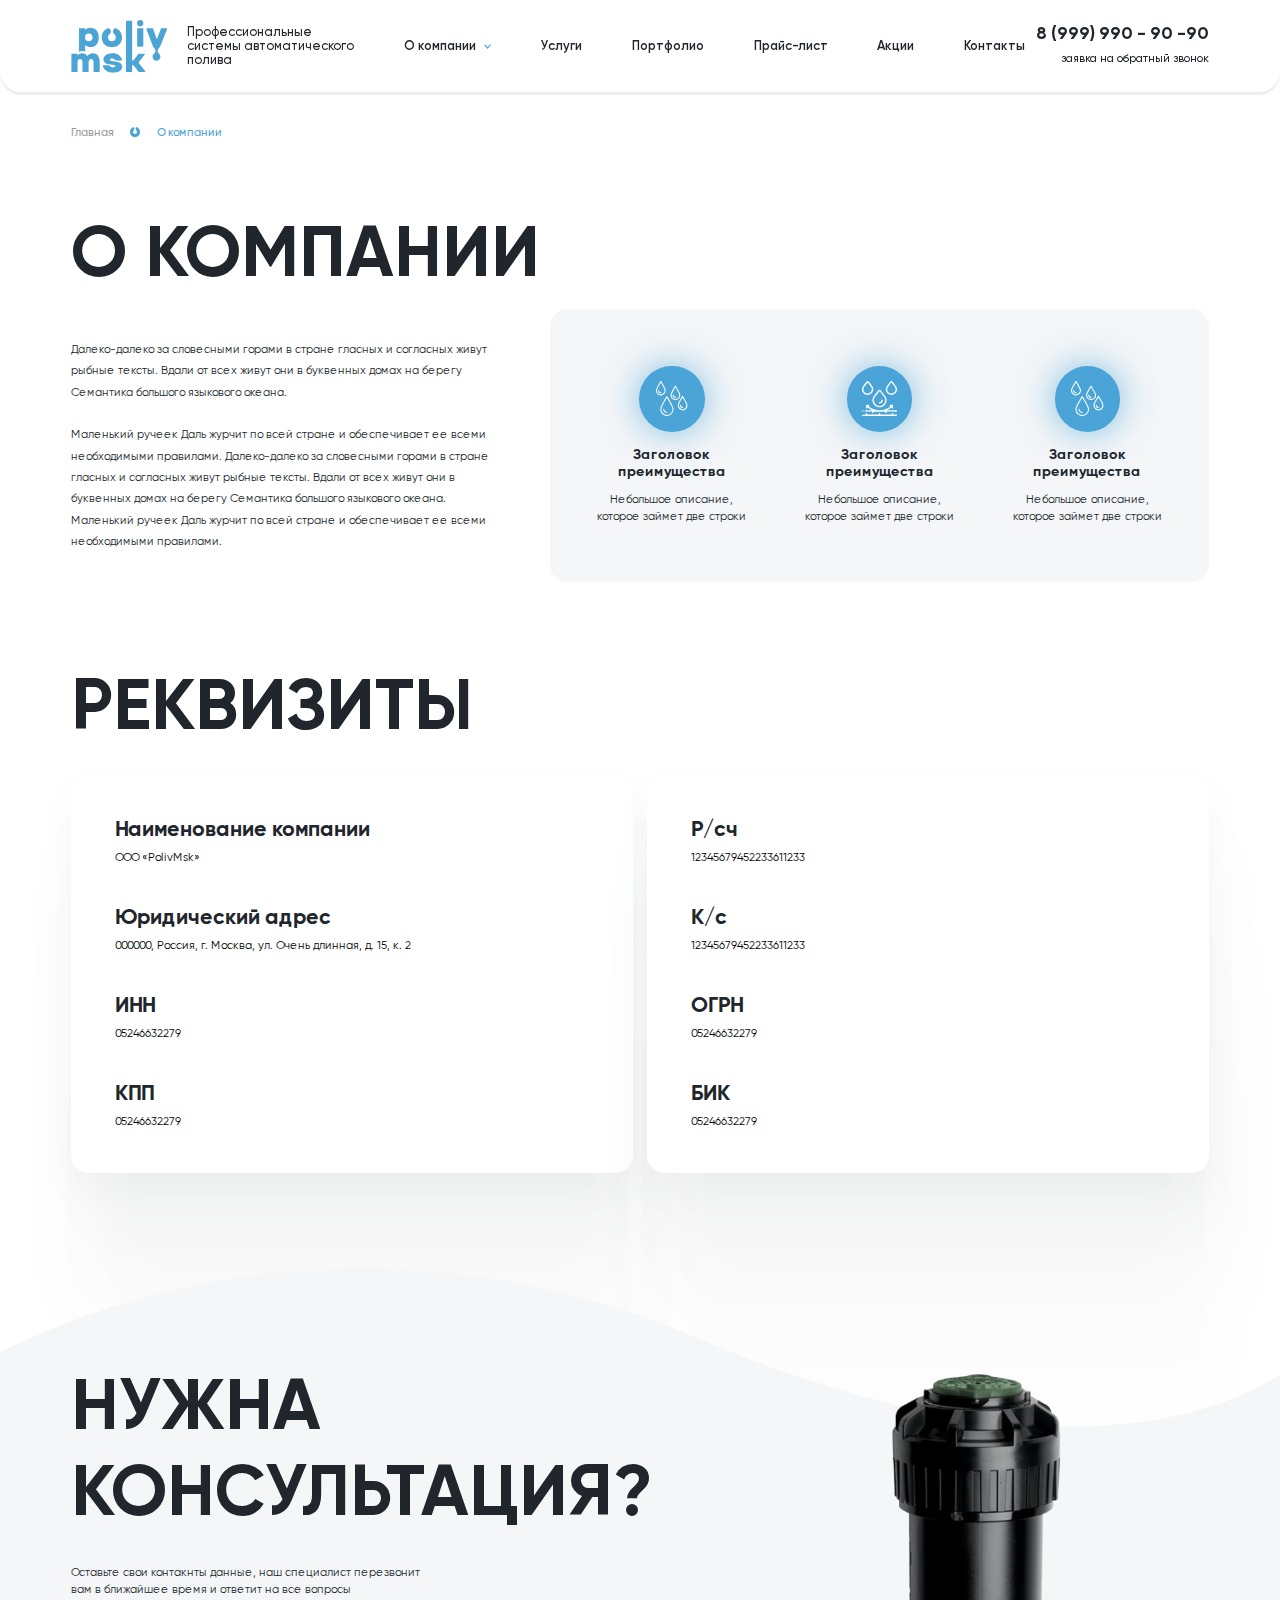
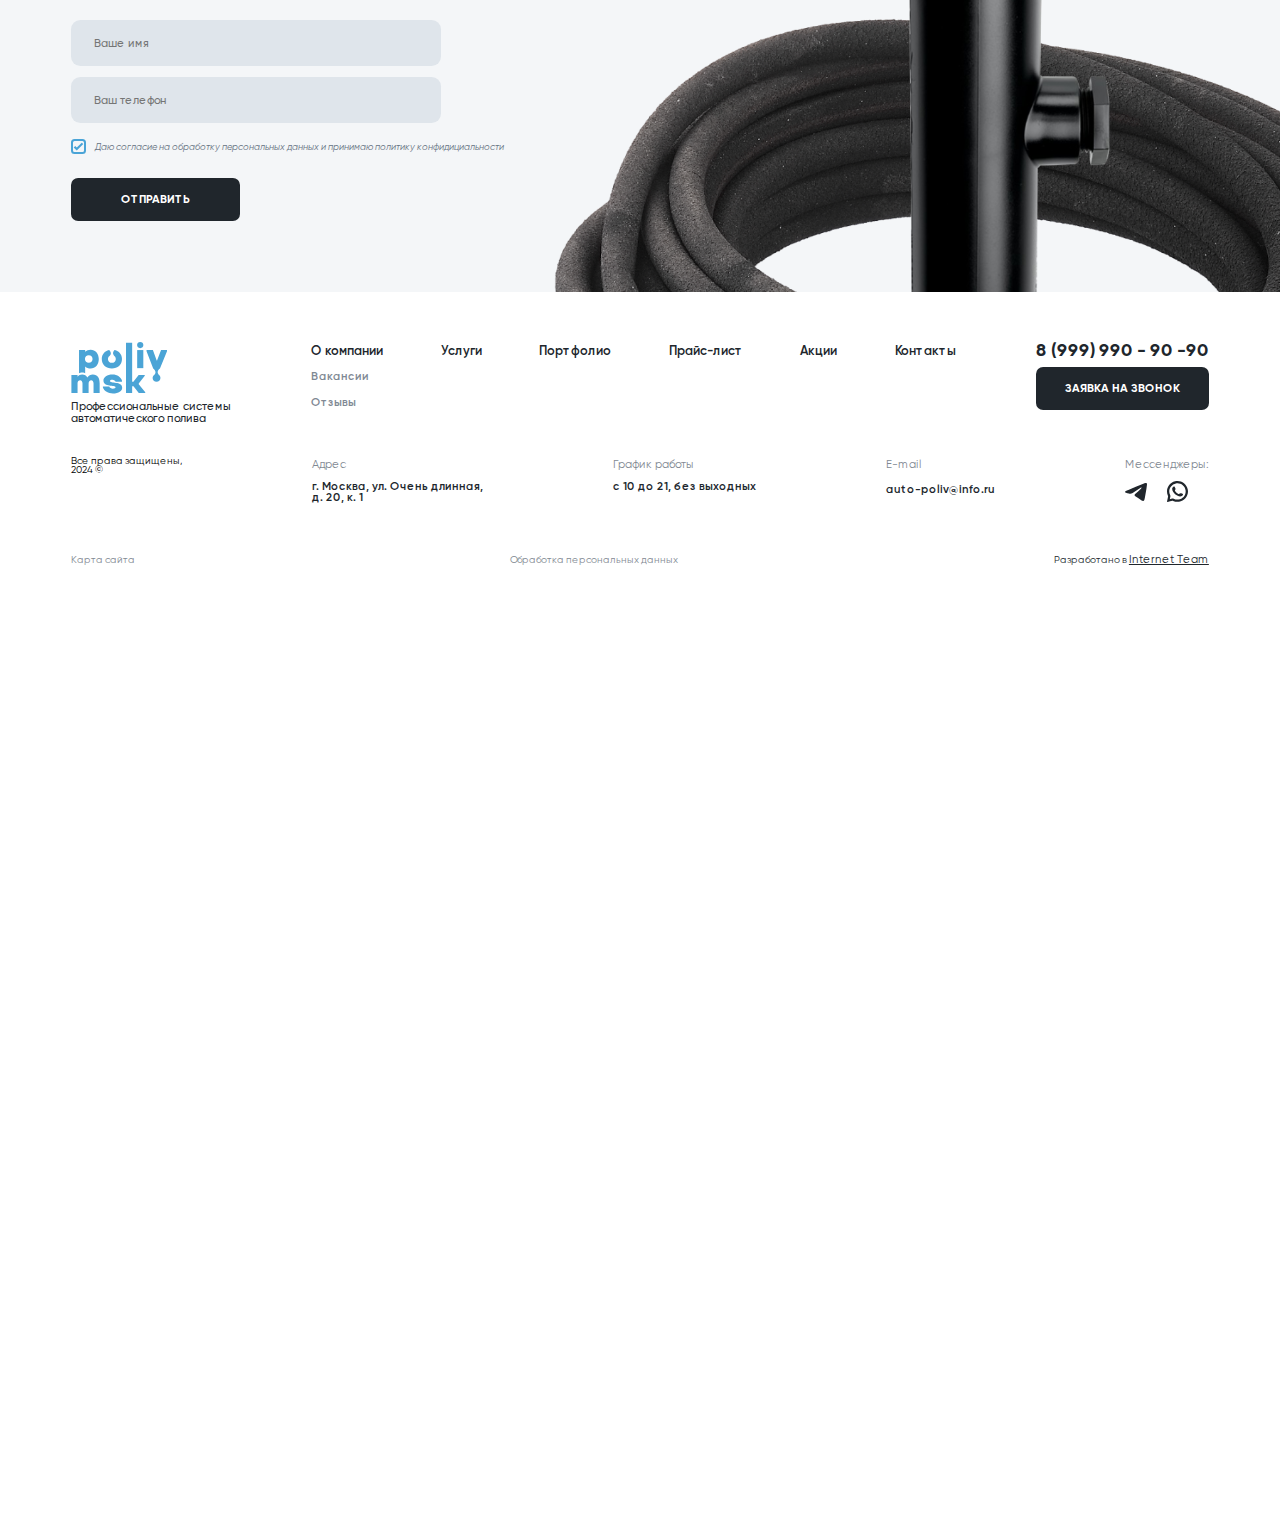
<file: about.html>
<!DOCTYPE html>
<html lang="en">
<head>
	<meta charset="UTF-8">
	<title>
		Poliv Msk - О компании
	</title>
	<meta name="viewport" content="width=device-width, initial-scale=1, shrink-to-fit=no">
	<link rel="stylesheet" href="fonts/stylesheet.css">
	<link rel="stylesheet" href="css/reset.css">
	<link rel="stylesheet" href="css/main.css">
	<link rel="stylesheet" href="css/swiper-bundle.min.css">
	<link rel="stylesheet" href="css/jquery.fancybox.min.css">
	<link rel="stylesheet" href="css/media.css">
</head>
<body>

	<div class="modal backcall-modal" style="display: none;" id="backcall-modal">
		<div class="backcall-modal-wrp">
			<p class="backcall-modal-h">Заказать звонок</p>
			<p>
				Оставьте свои контакнты данные, наш специалист перезвонит вам
			</p>
			<form class="backcall-modal-form consult-form">
				<input type="text" class="input" name="Имя" placeholder="Ваше имя">
				<input type="tel" class="input user_phone" name="Телефон" placeholder="Ваш телефон">
				<label class="form-checkbox">
					<input type="checkbox" value="Да" name="Даю согласие на обработку персональных данных и принимаю политику конфидициальности" checked>
					<span>Даю согласие на обработку персональных данных и принимаю политику конфидициальности</span>
				</label>
				<input type="submit" class="black-button" value="Отправить">
			</form>
		</div>
	</div>

	<div class="modal backcall-modal" style="display: none;" id="backcall-thanks-modal">
		<div class="backcall-modal-thanks backcall-modal-wrp">
			<div>
				<p class="backcall-modal-h">СПАСИБО!</p>
				<p>
					Спасибо! Ваша заявка отправлена.
					Ожидайте звонка в ближайшее время.
				</p>
			</div>
		</div>
	</div>

	<header id="header">
		<div class="wrp">
			<a href="/" class="header-logo">
				<img src="img/logo.svg" alt="logo">
			</a>
			<p class="header-logo-text">
				Профессиональные<br>
				системы автоматического<br>
				полива
			</p>
			<input id="header-menu__toggle" type="radio" style="display: none;" />
			<label class="header-menu__btn" for="header-menu__toggle">
				<div>
					<span></span>
				</div>
			</label>
			<ul class="header-menu">
				<li class="sub-li">
					<a href="#">О компании</a>
					<ul>
						<li>
							<a href="#">Вакансии</a>
						</li>
						<li>
							<a href="#">Отзывы</a>
						</li>
					</ul>
				</li>
				<li>
					<a href="#">Услуги</a>
				</li>
				<li>
					<a href="#">Портфолио</a>
				</li>
				<li>
					<a href="#">Прайс-лист</a>
				</li>
				<li>
					<a href="#">Акции</a>
				</li>
				<li>
					<a href="#">Контакты</a>
				</li>
			</ul>
			<div class="header-right">
				<a href="tel:8 (999) 990 - 90 -90" class="header-right-phone">8 (999) 990 - 90 -90</a>
				<a data-options='{"touch" : false}' data-fancybox data-src="#backcall-modal" href="javascript:;" class="header-right-backcall">заявка на обратный звонок</a>
			</div>
		</div>
	</header>

	<section id="breadcrumbs">
		<div class="wrp">
			<ul>
				<li>
					<a href="#">Главная</a>
				</li>
				<li>
					<span>О компании</span>
				</li>
			</ul>
		</div>
	</section>

	<section id="about-in">
		<div class="wrp">
			<h1 class="header-sec">о компании</h1>
			<div class="about-in">
				<div class="about-text">
					<p>Далеко-далеко за словесными горами в стране гласных и согласных живут рыбные тексты. Вдали от всех живут они в буквенных домах на берегу Семантика большого языкового океана. </p>
					<p>Маленький ручеек Даль журчит по всей стране и обеспечивает ее всеми необходимыми правилами. Далеко-далеко за словесными горами в стране гласных и согласных живут рыбные тексты. Вдали от всех живут они в буквенных домах на берегу Семантика большого языкового океана. Маленький ручеек Даль журчит по всей стране и обеспечивает ее всеми необходимыми правилами.</p>
				</div>
				<div class="about-adva">
					<div class="about-adva-item">
						<div class="icon">
							<img src="img/about-adva-icon1.svg" alt="adva">
						</div>
						<p class="head">Заголовок преимущества</p>
						<p class="text">
							Небольшое описание, которое займет две строки
						</p>
					</div>
					<div class="about-adva-item">
						<div class="icon">
							<img src="img/about-adva-icon2.svg" alt="adva">
						</div>
						<p class="head">Заголовок преимущества</p>
						<p class="text">
							Небольшое описание, которое займет две строки
						</p>
					</div>
					<div class="about-adva-item">
						<div class="icon">
							<img src="img/about-adva-icon3.svg" alt="adva">
						</div>
						<p class="head">Заголовок преимущества</p>
						<p class="text">
							Небольшое описание, которое займет две строки
						</p>
					</div>
				</div>
			</div>
		</div>
	</section>

	<section id="recv">
		<div class="wrp">
			<h2 class="header-sec">реквизиты</h2>
			<div class="recv">
				<div class="recv-block">
					<p class="recv-block-item">
						<span>Наименование компании</span>
						ООО «PolivMsk»
					</p>
					<p class="recv-block-item">
						<span>Юридический адрес</span>
						000000, Россия, г. Москва, ул. Очень длинная, д. 15, к. 2
					</p>
					<p class="recv-block-item">
						<span>ИНН</span>
						05246632279
					</p>
					<p class="recv-block-item">
						<span>КПП</span>
						05246632279
					</p>
				</div>
				<div class="recv-block">
					<p class="recv-block-item">
						<span>Р/сч</span>
						12345679452233611233
					</p>
					<p class="recv-block-item">
						<span>К/с</span>
						12345679452233611233
					</p>
					<p class="recv-block-item">
						<span>ОГРН</span>
						05246632279
					</p>
					<p class="recv-block-item">
						<span>БИК</span>
						05246632279
					</p>
				</div>
			</div>
		</div>
	</section>

	<section id="consult">
		<div class="wrp">
			<h2 class="header-sec">
				нужна<br>
				консультация?
			</h2>
			<p>
				Оставьте свои контакнты данные, наш специалист перезвонит<br>
				вам в ближайшее время и ответит на все вопросы
			</p>
			<form class="consult-form">
				<input type="text" class="input" name="Имя" placeholder="Ваше имя">
				<input type="tel" class="input user_phone" name="Телефон" placeholder="Ваш телефон">
				<label class="form-checkbox">
					<input type="checkbox" value="Да" name="Даю согласие на обработку персональных данных и принимаю политику конфидициальности" checked>
					<span>Даю согласие на обработку персональных данных и принимаю политику конфидициальности</span>
				</label>
				<input type="submit" class="black-button" value="Отправить">
			</form>
		</div>
		<img src="img/consult-img.png" alt="consult-img">
	</section>

	<footer id="footer">
		<div class="wrp">
			<div class="footer-top">
				<a href="/" class="footer-logo">
					<img src="img/logo.svg" alt="logo">
					<span>Профессиональные системы<br> автоматического полива</span>
				</a>
				<ul class="footer-menu">
					<li>
						<a href="#">О компании</a>
						<ul>
							<li>
								<a href="#">Вакансии</a>
							</li>
							<li>
								<a href="#">Отзывы</a>
							</li>
						</ul>
					</li>
					<li>
						<a href="#">Услуги</a>
					</li>
					<li>
						<a href="#">Портфолио</a>
					</li>
					<li>
						<a href="#">Прайс-лист</a>
					</li>
					<li>
						<a href="#">Акции</a>
					</li>
					<li>
						<a href="#">Контакты</a>
					</li>
				</ul>
				<div class="footer-top-right">
					<a href="tel:8 (999) 990 - 90 -90" class="footer-phone">8 (999) 990 - 90 -90</a>
					<a data-options='{"touch" : false}' data-fancybox data-src="#backcall-modal" href="javascript:;" class="black-button">заявка на звонок</a>
				</div>
			</div>
			<div class="footer-center">
				<p class="footer-copyright">
					Все права защищены,<br>
					2024 ©
				</p>
				<div class="footer-center-item">
					<p>Адрес</p>
					<p>
						г. Москва, ул. Очень длинная,<br>
						д. 20, к. 1
					</p>
				</div>
				<div class="footer-center-item">
					<p>График работы</p>
					<p>
						с 10 до 21, без выходных
					</p>
				</div>
				<div class="footer-center-item">
					<p>E-mail</p>
					<a href="mailto:auto-poliv@info.ru">auto-poliv@info.ru</a>
				</div>
				<div class="footer-center-item">
					<p>Мессенджеры:</p>
					<div class="footer-socials">
						<a href="#">
							<img src="img/telegram-black-icon.svg" alt="telegram">
						</a>
						<a href="#">
							<img src="img/whatsapp-black-icon.svg" alt="whatsapp">
						</a>
					</div>
				</div>
			</div>
			<div class="footer-bottom">
				<a href="#">Карта сайта</a>
				<a href="#">Обработка персональных данных</a>
				<p>Разработано в <a href="https://internet-team.ru/" target="_blank">Internet Team</a></p>
			</div>
		</div>
	</footer>

	<script src="js/all.js"></script>
	<script src="js/main.js"></script>
</body>
</html>
</file>
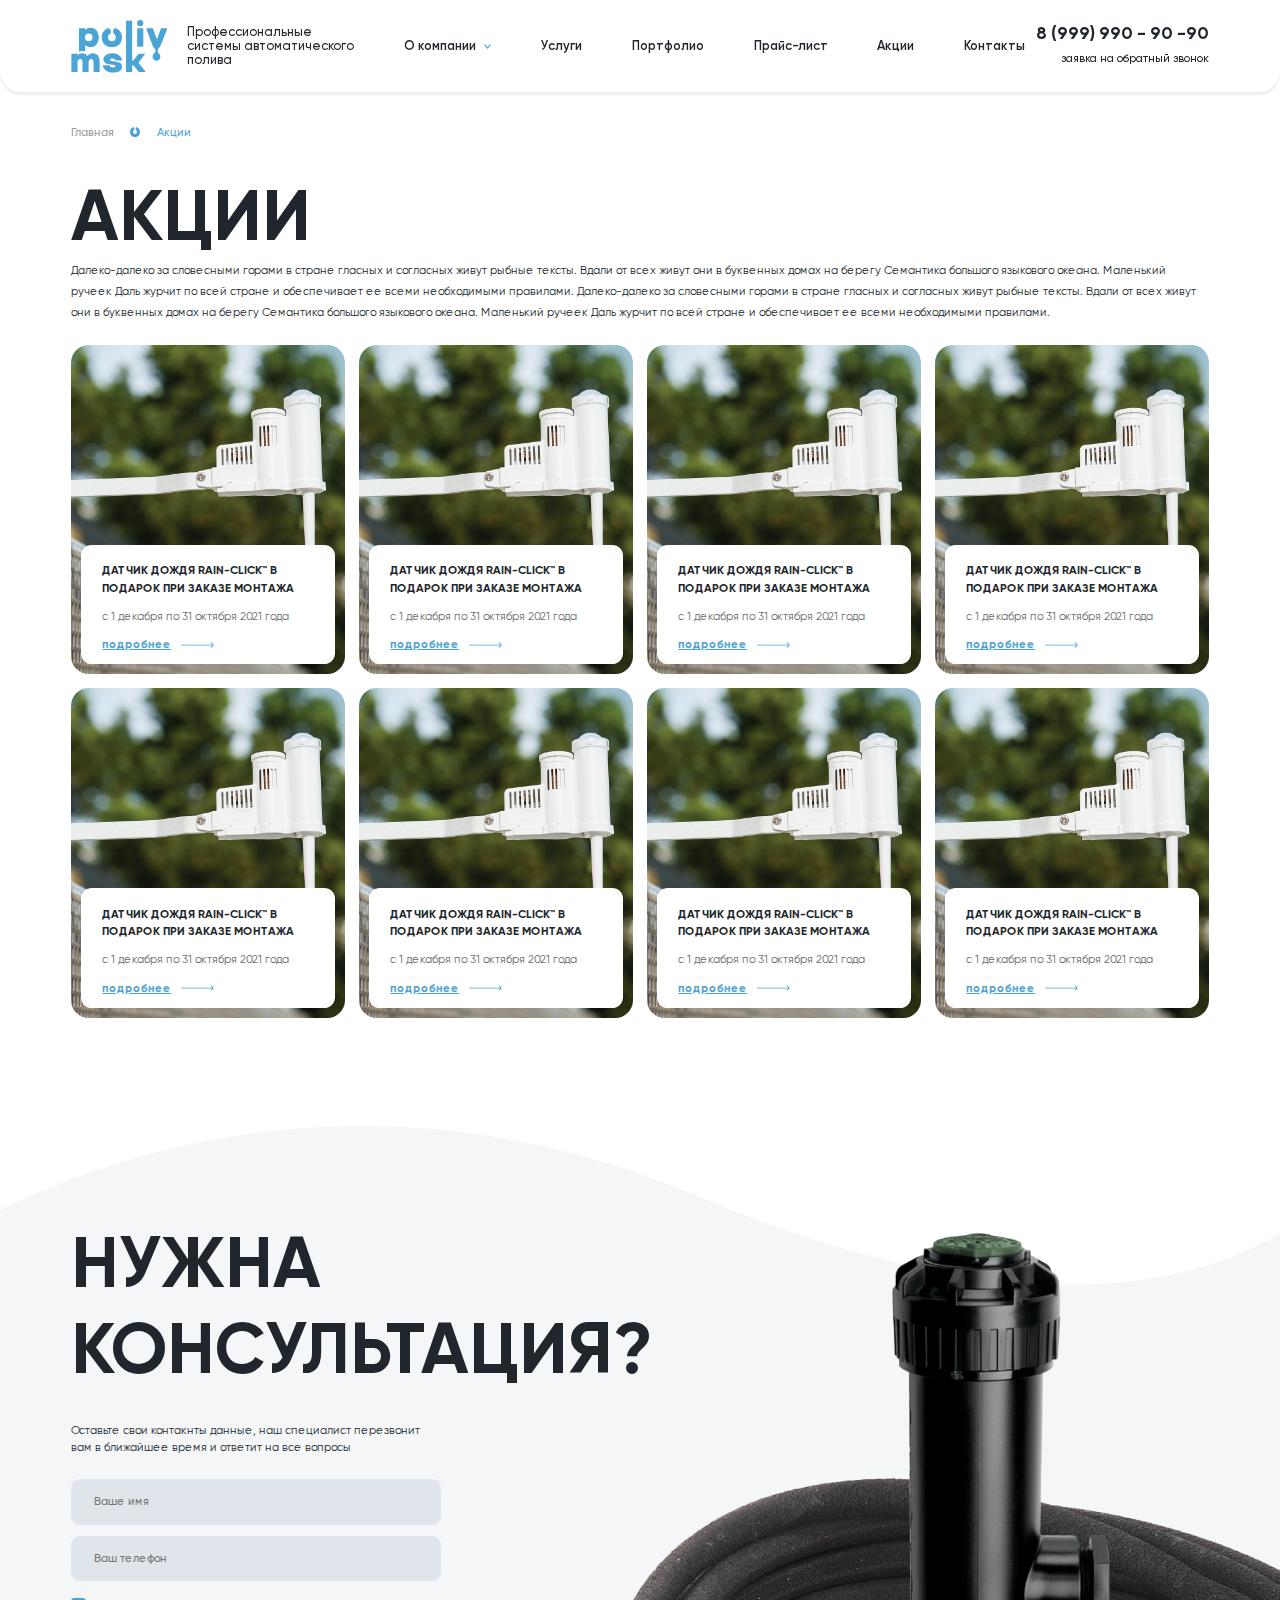
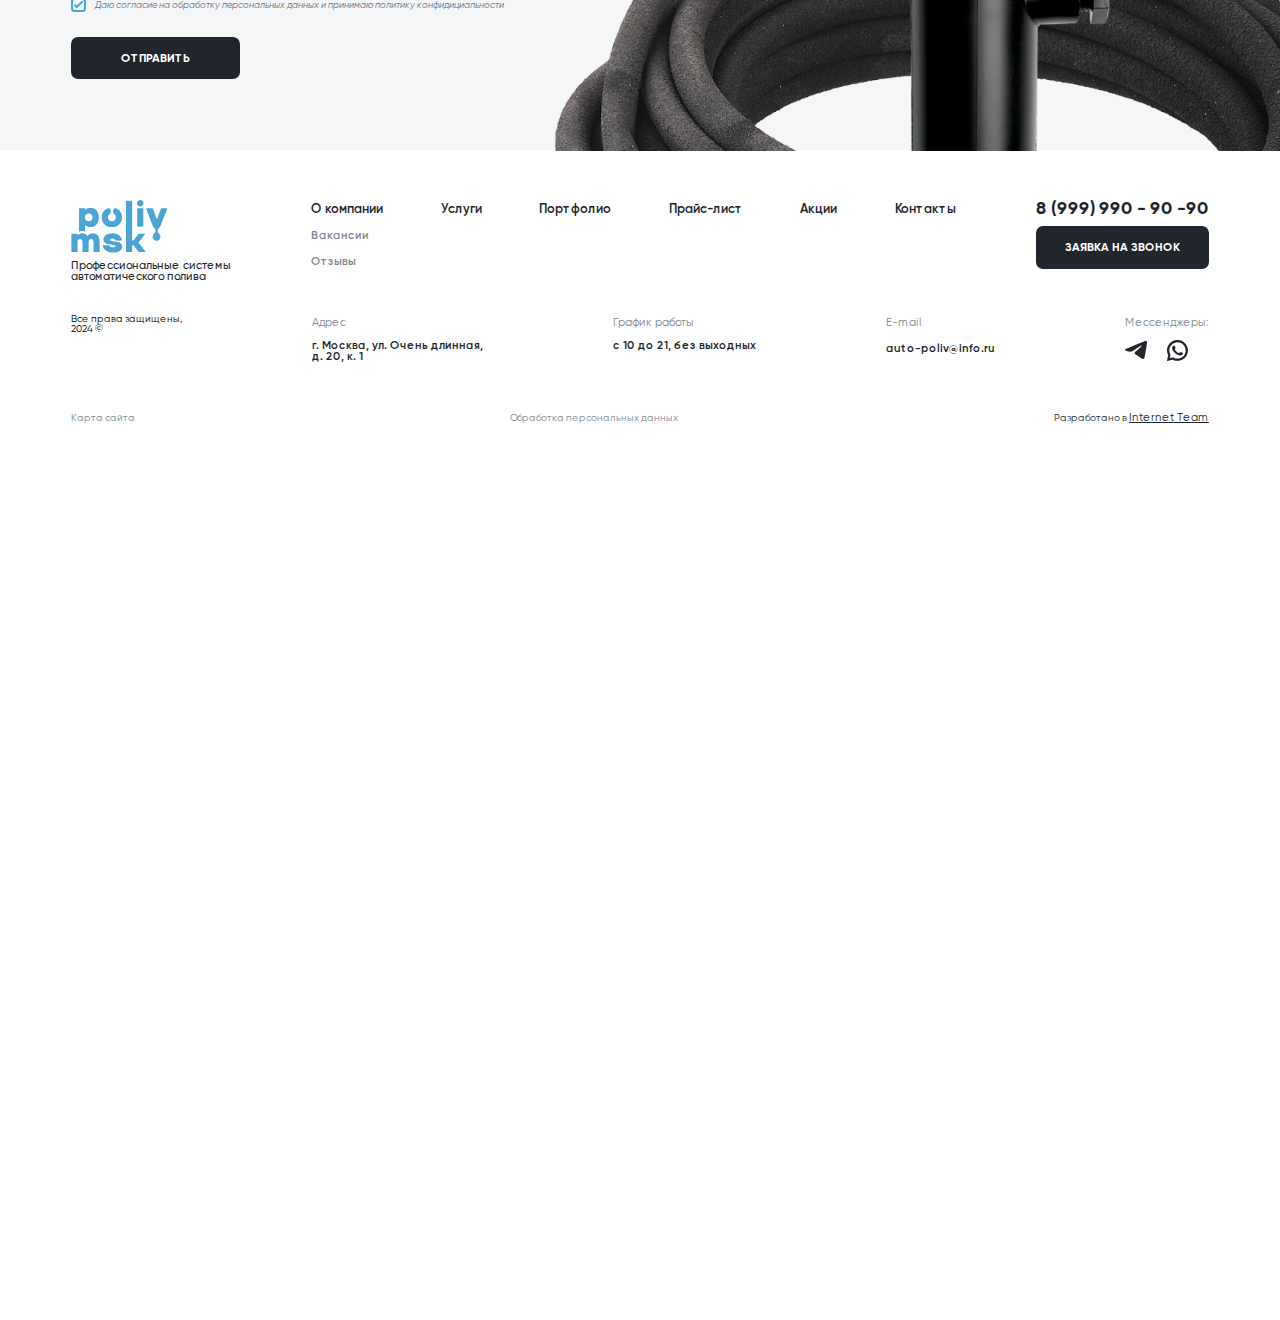
<file: akcii.html>
<!DOCTYPE html>
<html lang="en">
<head>
	<meta charset="UTF-8">
	<title>
		Poliv Msk - Акции
	</title>
	<meta name="viewport" content="width=device-width, initial-scale=1, shrink-to-fit=no">
	<link rel="stylesheet" href="fonts/stylesheet.css">
	<link rel="stylesheet" href="css/reset.css">
	<link rel="stylesheet" href="css/main.css">
	<link rel="stylesheet" href="css/swiper-bundle.min.css">
	<link rel="stylesheet" href="css/jquery.fancybox.min.css">
	<link rel="stylesheet" href="css/media.css">
</head>
<body>

	<div class="modal backcall-modal" style="display: none;" id="backcall-modal">
		<div class="backcall-modal-wrp">
			<p class="backcall-modal-h">Заказать звонок</p>
			<p>
				Оставьте свои контакнты данные, наш специалист перезвонит вам
			</p>
			<form class="backcall-modal-form consult-form">
				<input type="text" class="input" name="Имя" placeholder="Ваше имя">
				<input type="tel" class="input user_phone" name="Телефон" placeholder="Ваш телефон">
				<label class="form-checkbox">
					<input type="checkbox" value="Да" name="Даю согласие на обработку персональных данных и принимаю политику конфидициальности" checked>
					<span>Даю согласие на обработку персональных данных и принимаю политику конфидициальности</span>
				</label>
				<input type="submit" class="black-button" value="Отправить">
			</form>
		</div>
	</div>

	<div class="modal backcall-modal" style="display: none;" id="backcall-thanks-modal">
		<div class="backcall-modal-thanks backcall-modal-wrp">
			<div>
				<p class="backcall-modal-h">СПАСИБО!</p>
				<p>
					Спасибо! Ваша заявка отправлена.
					Ожидайте звонка в ближайшее время.
				</p>
			</div>
		</div>
	</div>

	<header id="header">
		<div class="wrp">
			<a href="/" class="header-logo">
				<img src="img/logo.svg" alt="logo">
			</a>
			<p class="header-logo-text">
				Профессиональные<br>
				системы автоматического<br>
				полива
			</p>
			<input id="header-menu__toggle" type="radio" style="display: none;" />
			<label class="header-menu__btn" for="header-menu__toggle">
				<div>
					<span></span>
				</div>
			</label>
			<ul class="header-menu">
				<li class="sub-li">
					<a href="#">О компании</a>
					<ul>
						<li>
							<a href="#">Вакансии</a>
						</li>
						<li>
							<a href="#">Отзывы</a>
						</li>
					</ul>
				</li>
				<li>
					<a href="#">Услуги</a>
				</li>
				<li>
					<a href="#">Портфолио</a>
				</li>
				<li>
					<a href="#">Прайс-лист</a>
				</li>
				<li>
					<a href="#">Акции</a>
				</li>
				<li>
					<a href="#">Контакты</a>
				</li>
			</ul>
			<div class="header-right">
				<a href="tel:8 (999) 990 - 90 -90" class="header-right-phone">8 (999) 990 - 90 -90</a>
				<a data-options='{"touch" : false}' data-fancybox data-src="#backcall-modal" href="javascript:;" class="header-right-backcall">заявка на обратный звонок</a>
			</div>
		</div>
	</header>

	<section id="breadcrumbs">
		<div class="wrp">
			<ul>
				<li>
					<a href="#">Главная</a>
				</li>
				<li>
					<span>Акции</span>
				</li>
			</ul>
		</div>
	</section>

	<section id="akcii">
		<div class="wrp">
			<h1 class="header-sec">Акции</h1>
			<p>
				Далеко-далеко за словесными горами в стране гласных и согласных живут рыбные тексты. Вдали от всех живут они в буквенных домах на берегу Семантика большого языкового океана. 
				Маленький ручеек Даль журчит по всей стране и обеспечивает ее всеми необходимыми правилами. Далеко-далеко за словесными горами в стране гласных и согласных живут рыбные тексты. Вдали от всех живут они в буквенных домах на берегу Семантика большого языкового океана. Маленький ручеек Даль журчит по всей стране и обеспечивает ее всеми необходимыми правилами.
			</p>
			<div class="akcii">
				<div class="akcii-item">
					<a href="#" class="full-link"></a>
					<img src="img/akcii-img.png" alt="akcii-img">
					<div class="akcii-item-info">
						<p class="name">Датчик дождя Rain-Click™ в подарок при заказе монтажа</p>
						<p class="date">
							с 1 декабря по 31 октября 2021 года
						</p>
						<a href="#" class="link">подробнее</a>
					</div>
				</div>
				<div class="akcii-item">
					<a href="#" class="full-link"></a>
					<img src="img/akcii-img.png" alt="akcii-img">
					<div class="akcii-item-info">
						<p class="name">Датчик дождя Rain-Click™ в подарок при заказе монтажа</p>
						<p class="date">
							с 1 декабря по 31 октября 2021 года
						</p>
						<a href="#" class="link">подробнее</a>
					</div>
				</div>
				<div class="akcii-item">
					<a href="#" class="full-link"></a>
					<img src="img/akcii-img.png" alt="akcii-img">
					<div class="akcii-item-info">
						<p class="name">Датчик дождя Rain-Click™ в подарок при заказе монтажа</p>
						<p class="date">
							с 1 декабря по 31 октября 2021 года
						</p>
						<a href="#" class="link">подробнее</a>
					</div>
				</div>
				<div class="akcii-item">
					<a href="#" class="full-link"></a>
					<img src="img/akcii-img.png" alt="akcii-img">
					<div class="akcii-item-info">
						<p class="name">Датчик дождя Rain-Click™ в подарок при заказе монтажа</p>
						<p class="date">
							с 1 декабря по 31 октября 2021 года
						</p>
						<a href="#" class="link">подробнее</a>
					</div>
				</div>
				<div class="akcii-item">
					<a href="#" class="full-link"></a>
					<img src="img/akcii-img.png" alt="akcii-img">
					<div class="akcii-item-info">
						<p class="name">Датчик дождя Rain-Click™ в подарок при заказе монтажа</p>
						<p class="date">
							с 1 декабря по 31 октября 2021 года
						</p>
						<a href="#" class="link">подробнее</a>
					</div>
				</div>
				<div class="akcii-item">
					<a href="#" class="full-link"></a>
					<img src="img/akcii-img.png" alt="akcii-img">
					<div class="akcii-item-info">
						<p class="name">Датчик дождя Rain-Click™ в подарок при заказе монтажа</p>
						<p class="date">
							с 1 декабря по 31 октября 2021 года
						</p>
						<a href="#" class="link">подробнее</a>
					</div>
				</div>
				<div class="akcii-item">
					<a href="#" class="full-link"></a>
					<img src="img/akcii-img.png" alt="akcii-img">
					<div class="akcii-item-info">
						<p class="name">Датчик дождя Rain-Click™ в подарок при заказе монтажа</p>
						<p class="date">
							с 1 декабря по 31 октября 2021 года
						</p>
						<a href="#" class="link">подробнее</a>
					</div>
				</div>
				<div class="akcii-item">
					<a href="#" class="full-link"></a>
					<img src="img/akcii-img.png" alt="akcii-img">
					<div class="akcii-item-info">
						<p class="name">Датчик дождя Rain-Click™ в подарок при заказе монтажа</p>
						<p class="date">
							с 1 декабря по 31 октября 2021 года
						</p>
						<a href="#" class="link">подробнее</a>
					</div>
				</div>
			</div>
		</div>
	</section>

	<section id="consult">
		<div class="wrp">
			<h2 class="header-sec">
				нужна<br>
				консультация?
			</h2>
			<p>
				Оставьте свои контакнты данные, наш специалист перезвонит<br>
				вам в ближайшее время и ответит на все вопросы
			</p>
			<form class="consult-form">
				<input type="text" class="input" name="Имя" placeholder="Ваше имя">
				<input type="tel" class="input user_phone" name="Телефон" placeholder="Ваш телефон">
				<label class="form-checkbox">
					<input type="checkbox" value="Да" name="Даю согласие на обработку персональных данных и принимаю политику конфидициальности" checked>
					<span>Даю согласие на обработку персональных данных и принимаю политику конфидициальности</span>
				</label>
				<input type="submit" class="black-button" value="Отправить">
			</form>
		</div>
		<img src="img/consult-img.png" alt="consult-img">
	</section>

	<footer id="footer">
		<div class="wrp">
			<div class="footer-top">
				<a href="/" class="footer-logo">
					<img src="img/logo.svg" alt="logo">
					<span>Профессиональные системы<br> автоматического полива</span>
				</a>
				<ul class="footer-menu">
					<li>
						<a href="#">О компании</a>
						<ul>
							<li>
								<a href="#">Вакансии</a>
							</li>
							<li>
								<a href="#">Отзывы</a>
							</li>
						</ul>
					</li>
					<li>
						<a href="#">Услуги</a>
					</li>
					<li>
						<a href="#">Портфолио</a>
					</li>
					<li>
						<a href="#">Прайс-лист</a>
					</li>
					<li>
						<a href="#">Акции</a>
					</li>
					<li>
						<a href="#">Контакты</a>
					</li>
				</ul>
				<div class="footer-top-right">
					<a href="tel:8 (999) 990 - 90 -90" class="footer-phone">8 (999) 990 - 90 -90</a>
					<a data-options='{"touch" : false}' data-fancybox data-src="#backcall-modal" href="javascript:;" class="black-button">заявка на звонок</a>
				</div>
			</div>
			<div class="footer-center">
				<p class="footer-copyright">
					Все права защищены,<br>
					2024 ©
				</p>
				<div class="footer-center-item">
					<p>Адрес</p>
					<p>
						г. Москва, ул. Очень длинная,<br>
						д. 20, к. 1
					</p>
				</div>
				<div class="footer-center-item">
					<p>График работы</p>
					<p>
						с 10 до 21, без выходных
					</p>
				</div>
				<div class="footer-center-item">
					<p>E-mail</p>
					<a href="mailto:auto-poliv@info.ru">auto-poliv@info.ru</a>
				</div>
				<div class="footer-center-item">
					<p>Мессенджеры:</p>
					<div class="footer-socials">
						<a href="#">
							<img src="img/telegram-black-icon.svg" alt="telegram">
						</a>
						<a href="#">
							<img src="img/whatsapp-black-icon.svg" alt="whatsapp">
						</a>
					</div>
				</div>
			</div>
			<div class="footer-bottom">
				<a href="#">Карта сайта</a>
				<a href="#">Обработка персональных данных</a>
				<p>Разработано в <a href="https://internet-team.ru/" target="_blank">Internet Team</a></p>
			</div>
		</div>
	</footer>

	<script src="js/all.js"></script>
	<script src="js/main.js"></script>
</body>
</html>
</file>
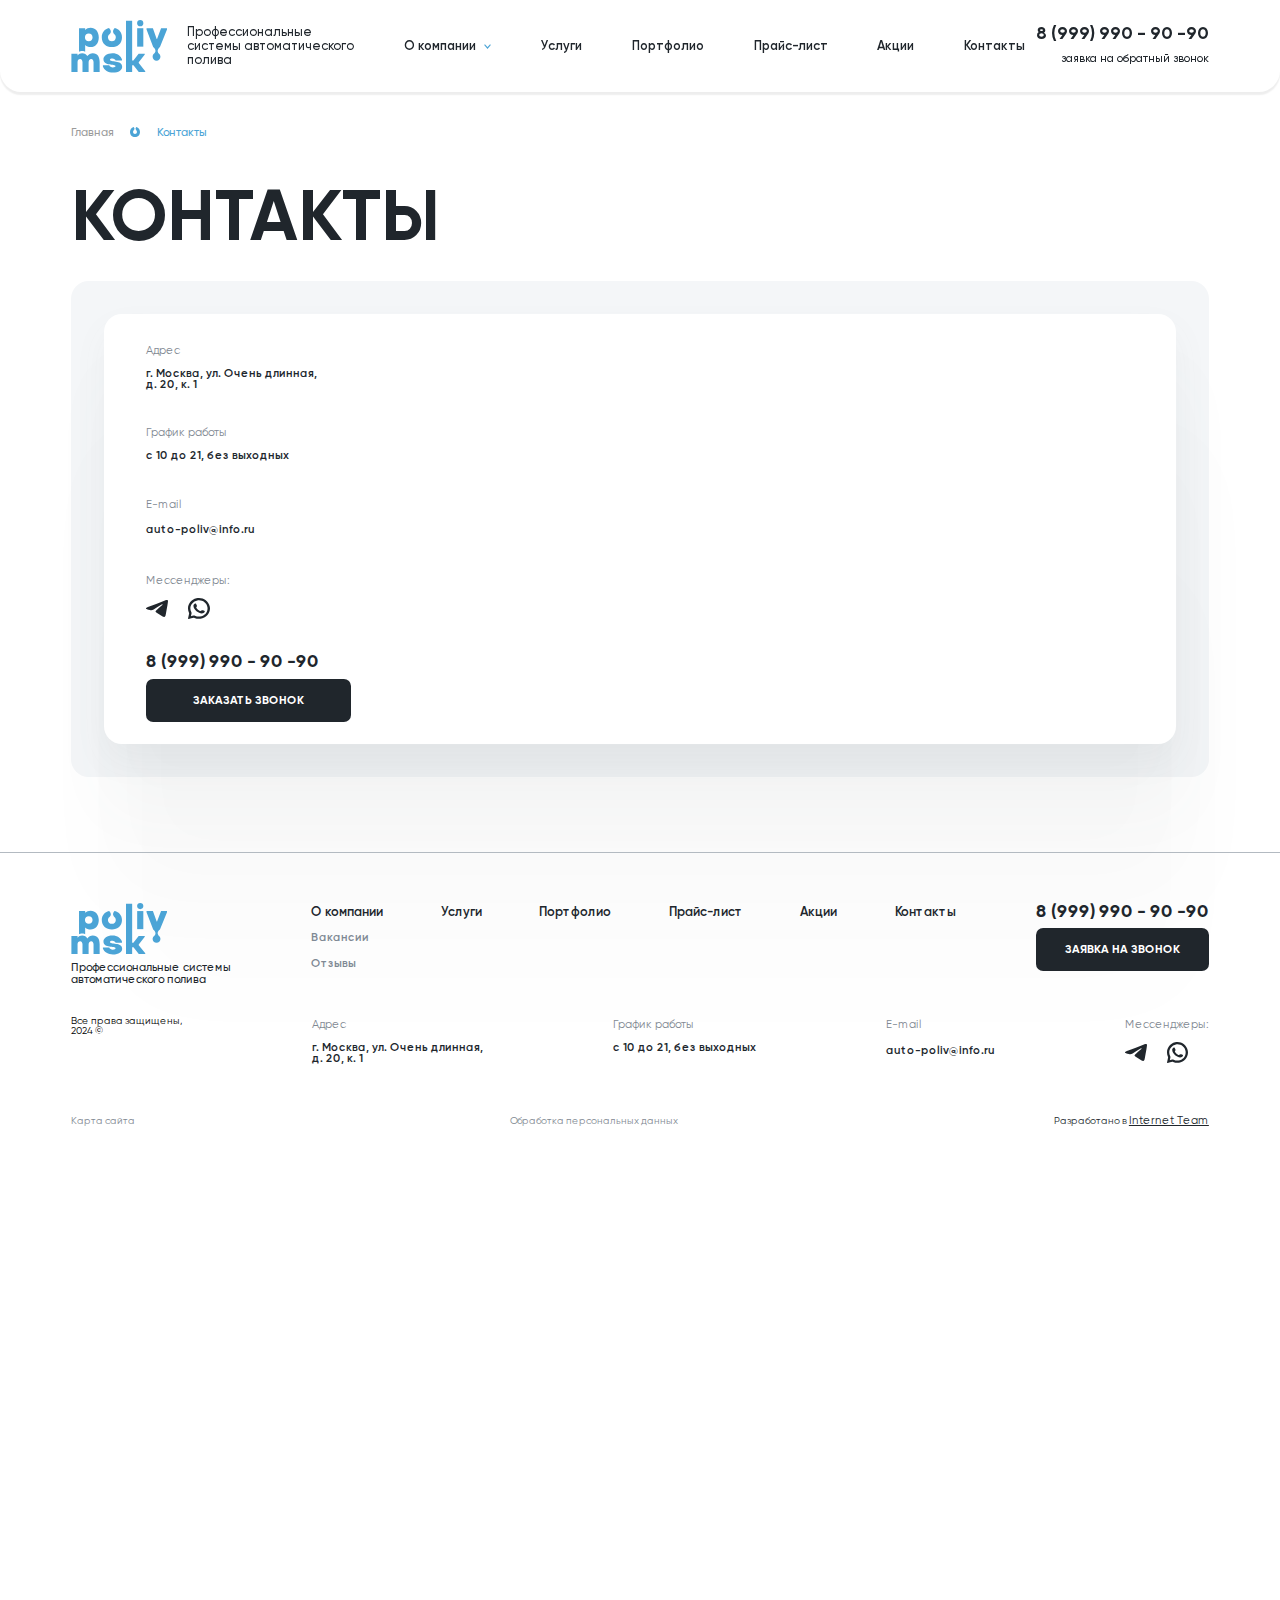
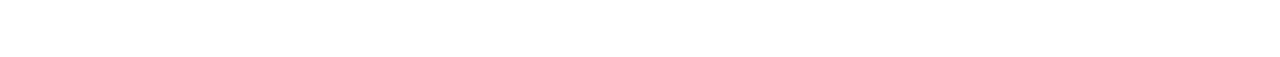
<file: contacts.html>
<!DOCTYPE html>
<html lang="en">
<head>
	<meta charset="UTF-8">
	<title>
		Poliv Msk - Контакты
	</title>
	<meta name="viewport" content="width=device-width, initial-scale=1, shrink-to-fit=no">
	<link rel="stylesheet" href="fonts/stylesheet.css">
	<link rel="stylesheet" href="css/reset.css">
	<link rel="stylesheet" href="css/main.css">
	<link rel="stylesheet" href="css/swiper-bundle.min.css">
	<link rel="stylesheet" href="css/jquery.fancybox.min.css">
	<link rel="stylesheet" href="css/media.css">
</head>
<body>

	<div class="modal backcall-modal" style="display: none;" id="backcall-modal">
		<div class="backcall-modal-wrp">
			<p class="backcall-modal-h">Заказать звонок</p>
			<p>
				Оставьте свои контакнты данные, наш специалист перезвонит вам
			</p>
			<form class="backcall-modal-form consult-form">
				<input type="text" class="input" name="Имя" placeholder="Ваше имя">
				<input type="tel" class="input user_phone" name="Телефон" placeholder="Ваш телефон">
				<label class="form-checkbox">
					<input type="checkbox" value="Да" name="Даю согласие на обработку персональных данных и принимаю политику конфидициальности" checked>
					<span>Даю согласие на обработку персональных данных и принимаю политику конфидициальности</span>
				</label>
				<input type="submit" class="black-button" value="Отправить">
			</form>
		</div>
	</div>

	<div class="modal backcall-modal" style="display: none;" id="backcall-thanks-modal">
		<div class="backcall-modal-thanks backcall-modal-wrp">
			<div>
				<p class="backcall-modal-h">СПАСИБО!</p>
				<p>
					Спасибо! Ваша заявка отправлена.
					Ожидайте звонка в ближайшее время.
				</p>
			</div>
		</div>
	</div>

	<header id="header">
		<div class="wrp">
			<a href="/" class="header-logo">
				<img src="img/logo.svg" alt="logo">
			</a>
			<p class="header-logo-text">
				Профессиональные<br>
				системы автоматического<br>
				полива
			</p>
			<input id="header-menu__toggle" type="radio" style="display: none;" />
			<label class="header-menu__btn" for="header-menu__toggle">
				<div>
					<span></span>
				</div>
			</label>
			<ul class="header-menu">
				<li class="sub-li">
					<a href="#">О компании</a>
					<ul>
						<li>
							<a href="#">Вакансии</a>
						</li>
						<li>
							<a href="#">Отзывы</a>
						</li>
					</ul>
				</li>
				<li>
					<a href="#">Услуги</a>
				</li>
				<li>
					<a href="#">Портфолио</a>
				</li>
				<li>
					<a href="#">Прайс-лист</a>
				</li>
				<li>
					<a href="#">Акции</a>
				</li>
				<li>
					<a href="#">Контакты</a>
				</li>
			</ul>
			<div class="header-right">
				<a href="tel:8 (999) 990 - 90 -90" class="header-right-phone">8 (999) 990 - 90 -90</a>
				<a data-options='{"touch" : false}' data-fancybox data-src="#backcall-modal" href="javascript:;" class="header-right-backcall">заявка на обратный звонок</a>
			</div>
		</div>
	</header>

	<section id="breadcrumbs">
		<div class="wrp">
			<ul>
				<li>
					<a href="#">Главная</a>
				</li>
				<li>
					<span>Контакты</span>
				</li>
			</ul>
		</div>
	</section>

	<section id="contacts">
		<div class="wrp">
			<h1 class="header-sec">контакты</h1>
			<div class="contacts">
				<div class="contacts-wrp">
					<div class="contacts-info">
						<div class="footer-center-item">
							<p>Адрес</p>
							<p>
								г. Москва, ул. Очень длинная,<br>
								д. 20, к. 1
							</p>
						</div>
						<div class="footer-center-item">
							<p>График работы</p>
							<p>
								с 10 до 21, без выходных
							</p>
						</div>
						<div class="footer-center-item">
							<p>E-mail</p>
							<a href="mailto:auto-poliv@info.ru">auto-poliv@info.ru</a>
						</div>
						<div class="footer-center-item">
							<p>Мессенджеры:</p>
							<div class="footer-socials">
								<a href="#">
									<img src="img/telegram-black-icon.svg" alt="telegram">
								</a>
								<a href="#">
									<img src="img/whatsapp-black-icon.svg" alt="whatsapp">
								</a>
							</div>
						</div>
						<div class="footer-top-right">
							<a href="tel:8 (999) 990 - 90 -90" class="footer-phone">8 (999) 990 - 90 -90</a>
							<a data-options='{"touch" : false}' data-fancybox data-src="#backcall-modal" href="javascript:;" class="black-button">заказать звонок</a>
						</div>
					</div>
					<div class="contacts-map">
						<iframe src="https://yandex.ru/map-widget/v1/?um=constructor%3Af18d1d16d55e68587b0ca791cb9d9a9e8ebbec52cea6edf0212999fbc5ce8673&amp;source=constructor" width="100%" height="512" frameborder="0"></iframe>
					</div>
				</div>
			</div>
		</div>
	</section>

	<footer id="footer">
		<div class="wrp">
			<div class="footer-top">
				<a href="/" class="footer-logo">
					<img src="img/logo.svg" alt="logo">
					<span>Профессиональные системы<br> автоматического полива</span>
				</a>
				<ul class="footer-menu">
					<li>
						<a href="#">О компании</a>
						<ul>
							<li>
								<a href="#">Вакансии</a>
							</li>
							<li>
								<a href="#">Отзывы</a>
							</li>
						</ul>
					</li>
					<li>
						<a href="#">Услуги</a>
					</li>
					<li>
						<a href="#">Портфолио</a>
					</li>
					<li>
						<a href="#">Прайс-лист</a>
					</li>
					<li>
						<a href="#">Акции</a>
					</li>
					<li>
						<a href="#">Контакты</a>
					</li>
				</ul>
				<div class="footer-top-right">
					<a href="tel:8 (999) 990 - 90 -90" class="footer-phone">8 (999) 990 - 90 -90</a>
					<a data-options='{"touch" : false}' data-fancybox data-src="#backcall-modal" href="javascript:;" class="black-button">заявка на звонок</a>
				</div>
			</div>
			<div class="footer-center">
				<p class="footer-copyright">
					Все права защищены,<br>
					2024 ©
				</p>
				<div class="footer-center-item">
					<p>Адрес</p>
					<p>
						г. Москва, ул. Очень длинная,<br>
						д. 20, к. 1
					</p>
				</div>
				<div class="footer-center-item">
					<p>График работы</p>
					<p>
						с 10 до 21, без выходных
					</p>
				</div>
				<div class="footer-center-item">
					<p>E-mail</p>
					<a href="mailto:auto-poliv@info.ru">auto-poliv@info.ru</a>
				</div>
				<div class="footer-center-item">
					<p>Мессенджеры:</p>
					<div class="footer-socials">
						<a href="#">
							<img src="img/telegram-black-icon.svg" alt="telegram">
						</a>
						<a href="#">
							<img src="img/whatsapp-black-icon.svg" alt="whatsapp">
						</a>
					</div>
				</div>
			</div>
			<div class="footer-bottom">
				<a href="#">Карта сайта</a>
				<a href="#">Обработка персональных данных</a>
				<p>Разработано в <a href="https://internet-team.ru/" target="_blank">Internet Team</a></p>
			</div>
		</div>
	</footer>

	<script src="js/all.js"></script>
	<script src="js/main.js"></script>
</body>
</html>
</file>
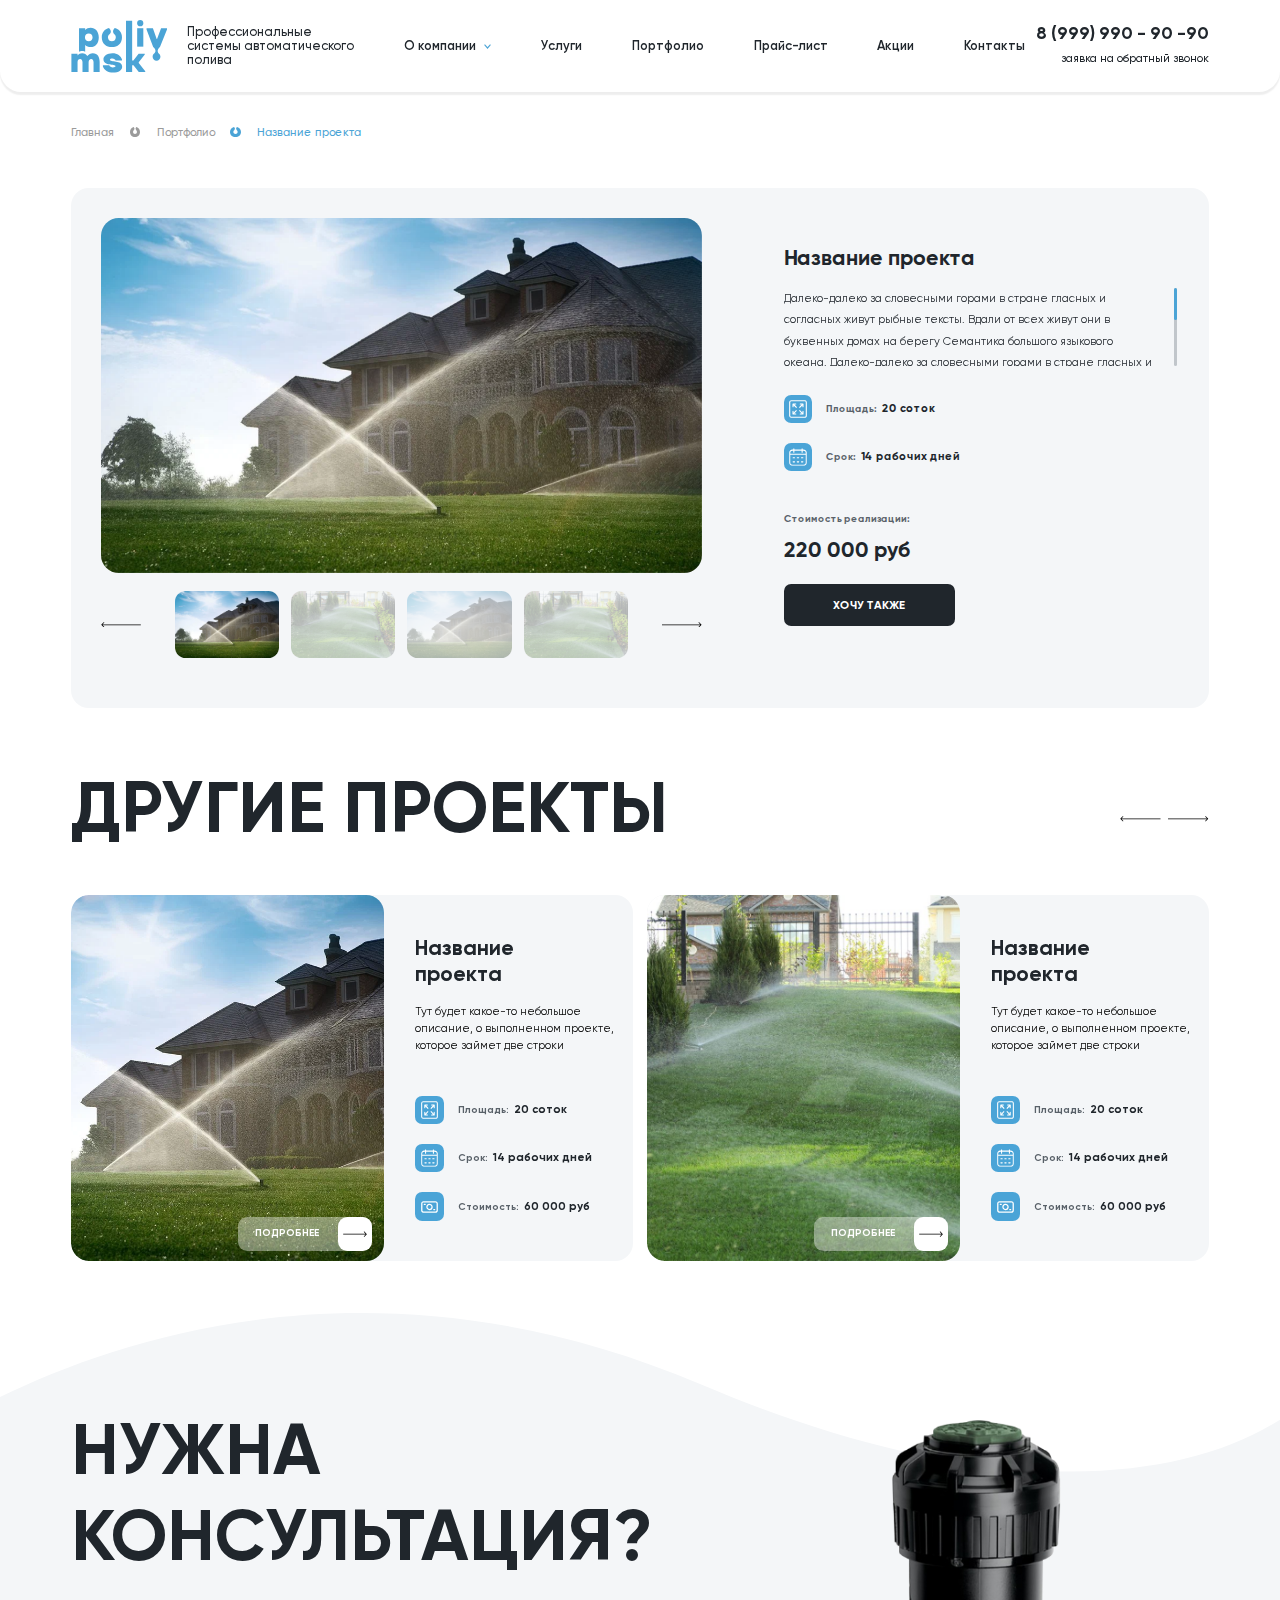
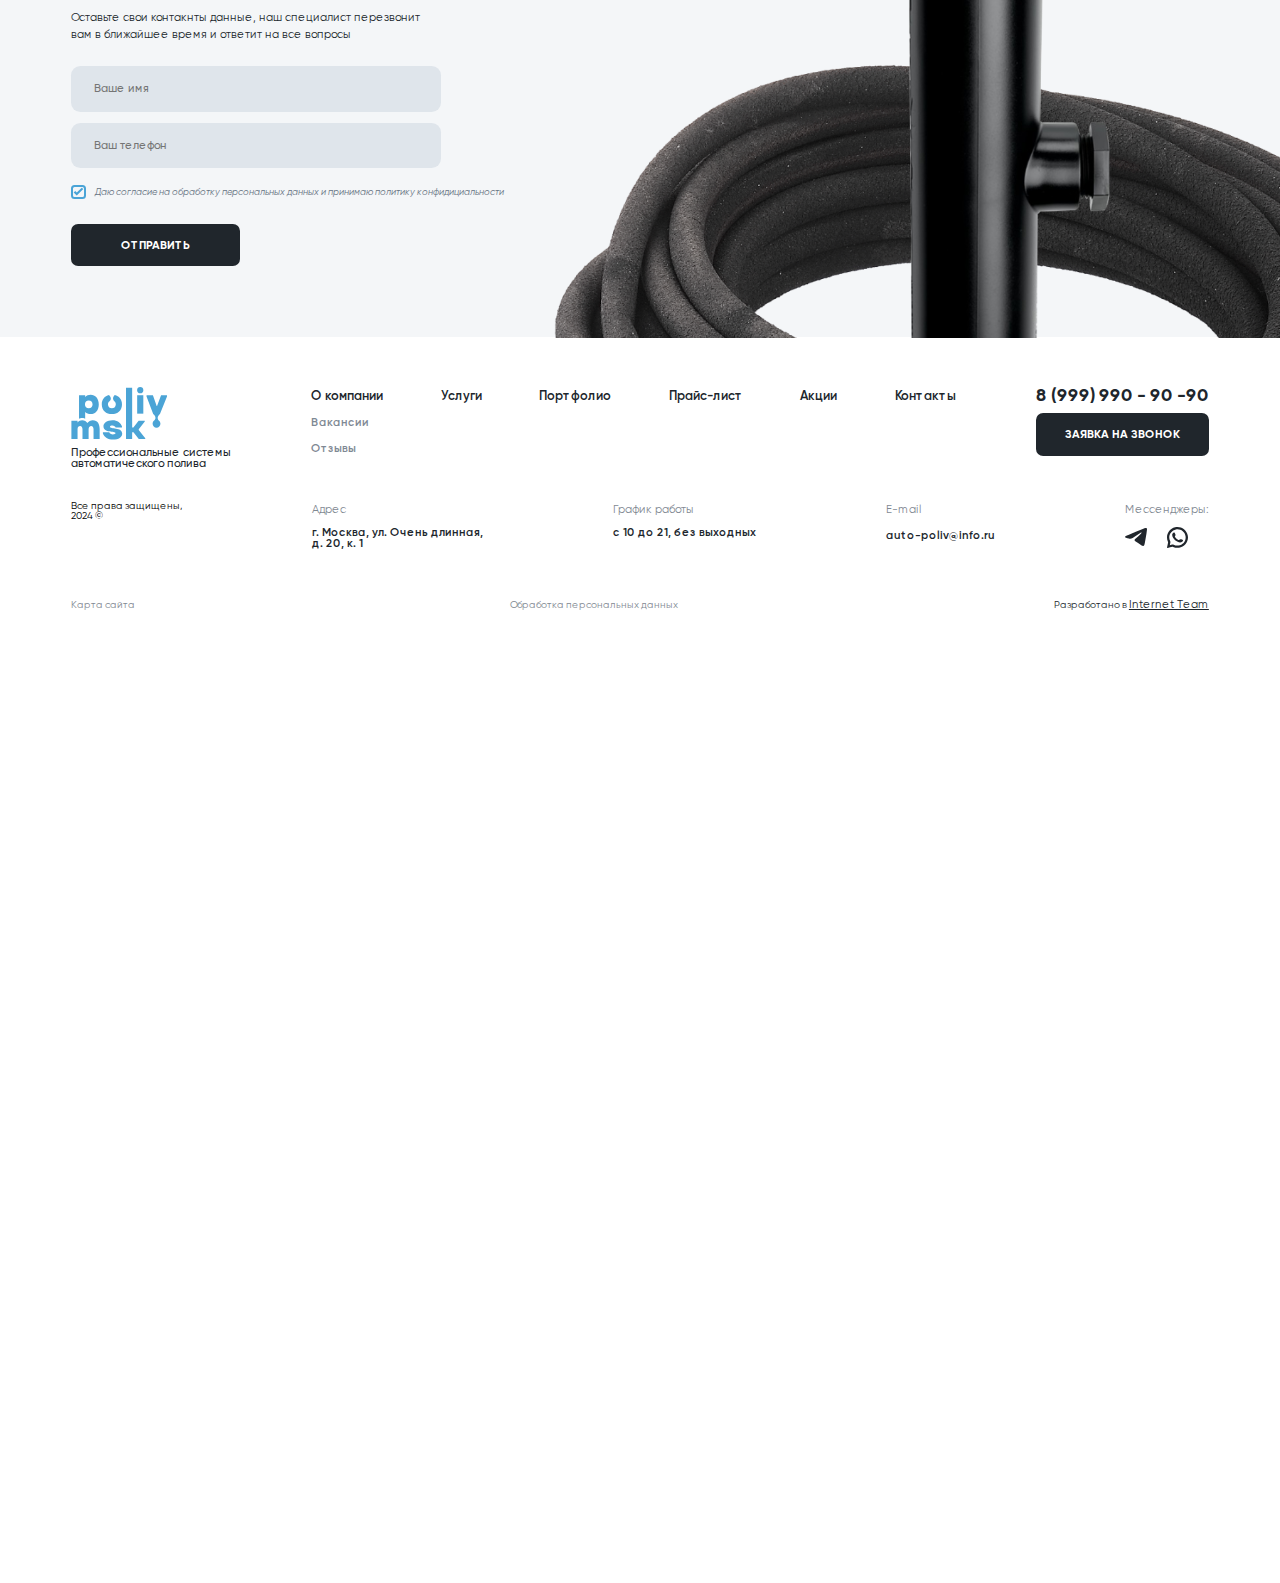
<file: portfolio-in.html>
<!DOCTYPE html>
<html lang="en">
<head>
	<meta charset="UTF-8">
	<title>
		Poliv Msk - Карточка портфолио
	</title>
	<meta name="viewport" content="width=device-width, initial-scale=1, shrink-to-fit=no">
	<link rel="stylesheet" href="fonts/stylesheet.css">
	<link rel="stylesheet" href="css/reset.css">
	<link rel="stylesheet" href="css/main.css">
	<link rel="stylesheet" href="css/swiper-bundle.min.css">
	<link rel="stylesheet" href="css/jquery.fancybox.min.css">
	<link rel="stylesheet" href="css/media.css">
</head>
<body>

	<div class="modal backcall-modal" style="display: none;" id="backcall-modal">
		<div class="backcall-modal-wrp">
			<p class="backcall-modal-h">Заказать звонок</p>
			<p>
				Оставьте свои контакнты данные, наш специалист перезвонит вам
			</p>
			<form class="backcall-modal-form consult-form">
				<input type="text" class="input" name="Имя" placeholder="Ваше имя">
				<input type="tel" class="input user_phone" name="Телефон" placeholder="Ваш телефон">
				<label class="form-checkbox">
					<input type="checkbox" value="Да" name="Даю согласие на обработку персональных данных и принимаю политику конфидициальности" checked>
					<span>Даю согласие на обработку персональных данных и принимаю политику конфидициальности</span>
				</label>
				<input type="submit" class="black-button" value="Отправить">
			</form>
		</div>
	</div>

	<div class="modal backcall-modal" style="display: none;" id="backcall-thanks-modal">
		<div class="backcall-modal-thanks backcall-modal-wrp">
			<div>
				<p class="backcall-modal-h">СПАСИБО!</p>
				<p>
					Спасибо! Ваша заявка отправлена.
					Ожидайте звонка в ближайшее время.
				</p>
			</div>
		</div>
	</div>

	<header id="header">
		<div class="wrp">
			<a href="/" class="header-logo">
				<img src="img/logo.svg" alt="logo">
			</a>
			<p class="header-logo-text">
				Профессиональные<br>
				системы автоматического<br>
				полива
			</p>
			<input id="header-menu__toggle" type="radio" style="display: none;" />
			<label class="header-menu__btn" for="header-menu__toggle">
				<div>
					<span></span>
				</div>
			</label>
			<ul class="header-menu">
				<li class="sub-li">
					<a href="#">О компании</a>
					<ul>
						<li>
							<a href="#">Вакансии</a>
						</li>
						<li>
							<a href="#">Отзывы</a>
						</li>
					</ul>
				</li>
				<li>
					<a href="#">Услуги</a>
				</li>
				<li>
					<a href="#">Портфолио</a>
				</li>
				<li>
					<a href="#">Прайс-лист</a>
				</li>
				<li>
					<a href="#">Акции</a>
				</li>
				<li>
					<a href="#">Контакты</a>
				</li>
			</ul>
			<div class="header-right">
				<a href="tel:8 (999) 990 - 90 -90" class="header-right-phone">8 (999) 990 - 90 -90</a>
				<a data-options='{"touch" : false}' data-fancybox data-src="#backcall-modal" href="javascript:;" class="header-right-backcall">заявка на обратный звонок</a>
			</div>
		</div>
	</header>

	<section id="breadcrumbs">
		<div class="wrp">
			<ul>
				<li>
					<a href="#">Главная</a>
				</li>
				<li>
					<a href="#">Портфолио</a>
				</li>
				<li>
					<span>Название проекта</span>
				</li>
			</ul>
		</div>
	</section>

	<section id="portfolio-in">
		<div class="wrp">
			<div class="portfolio-in">
				<div class="portfolio-in-gallery">
					<div class="main swiper">
						<div class="swiper-wrapper">
							<div class="swiper-slide">
								<a href="img/project-img1.png" data-fancybox="Галерея">
									<img src="img/project-img1.png" alt="portfolio-img">
								</a>
							</div>
							<div class="swiper-slide">
								<a href="img/project-img2.png" data-fancybox="Галерея">
									<img src="img/project-img2.png" alt="portfolio-img">
								</a>
							</div>
							<div class="swiper-slide">
								<a href="img/project-img1.png" data-fancybox="Галерея">
									<img src="img/project-img1.png" alt="portfolio-img">
								</a>
							</div>
							<div class="swiper-slide">
								<a href="img/project-img2.png" data-fancybox="Галерея">
									<img src="img/project-img2.png" alt="portfolio-img">
								</a>
							</div>
							<div class="swiper-slide">
								<a href="img/project-img1.png" data-fancybox="Галерея">
									<img src="img/project-img1.png" alt="portfolio-img">
								</a>
							</div>
						</div>
					</div>
					<div class="prev">
						<svg width="57" height="8" viewBox="0 0 57 8" fill="none" xmlns="http://www.w3.org/2000/svg">
							<path d="M0.646446 4.3535C0.451183 4.15824 0.451183 3.84165 0.646446 3.64639L3.82843 0.46441C4.02369 0.269147 4.34027 0.269147 4.53553 0.46441C4.7308 0.659672 4.7308 0.976254 4.53553 1.17152L1.70711 3.99994L4.53553 6.82837C4.7308 7.02363 4.7308 7.34022 4.53553 7.53548C4.34027 7.73074 4.02369 7.73074 3.82843 7.53548L0.646446 4.3535ZM57 4.49994L1 4.49994L1 3.49994L57 3.49994L57 4.49994Z" fill="black"/>
						</svg>
					</div>
					<div class="thumbs swiper" thumbsSlider="">
						<div class="swiper-wrapper">
							<div class="swiper-slide">
								<img src="img/project-img1.png" alt="portfolio-img">
							</div>
							<div class="swiper-slide">
								<img src="img/project-img2.png" alt="portfolio-img">
							</div>
							<div class="swiper-slide">
								<img src="img/project-img1.png" alt="portfolio-img">
							</div>
							<div class="swiper-slide">
								<img src="img/project-img2.png" alt="portfolio-img">
							</div>
							<div class="swiper-slide">
								<img src="img/project-img1.png" alt="portfolio-img">
							</div>
						</div>
					</div>
					<div class="next">
						<svg width="57" height="8" viewBox="0 0 57 8" fill="none" xmlns="http://www.w3.org/2000/svg">
							<path d="M56.3536 4.3535C56.5488 4.15824 56.5488 3.84165 56.3536 3.64639L53.1716 0.46441C52.9763 0.269147 52.6597 0.269147 52.4645 0.46441C52.2692 0.659672 52.2692 0.976254 52.4645 1.17152L55.2929 3.99994L52.4645 6.82837C52.2692 7.02363 52.2692 7.34022 52.4645 7.53548C52.6597 7.73074 52.9763 7.73074 53.1716 7.53548L56.3536 4.3535ZM-4.37114e-08 4.49994L56 4.49994L56 3.49994L4.37114e-08 3.49994L-4.37114e-08 4.49994Z" fill="black"/>
						</svg>
					</div>
				</div>
				<div class="portfolio-in-info">
					<h1 class="name">Название проекта</h1>
					<div class="text-wrp" data-scrollbar>
						<p class="text">
							Далеко-далеко за словесными горами в стране гласных и согласных живут рыбные тексты. Вдали от всех живут они в буквенных домах на берегу Семантика большого языкового океана. Далеко-далеко за словесными горами в стране гласных и согласных живут рыбные тексты. 
							Далеко-далеко за словесными горами в стране гласных и согласных живут рыбные тексты. Вдали от всех живут они в буквенных домах на берегу Семантика большого языкового океана. Далеко-далеко за словесными горами в стране гласных и согласных живут рыбные тексты. 
						</p>
					</div>
					<div class="info-items">
						<div class="info-item">
							<span class="info-item-icon">
								<img src="img/size-icon.svg" alt="size">
							</span>
							<p>Площадь: <span>20 соток</span></p>
						</div>
						<div class="info-item">
							<span class="info-item-icon">
								<img src="img/date-icon.svg" alt="date">
							</span>
							<p>Срок: <span>14 рабочих дней</span></p>
						</div>
					</div>
					<p class="price">
						Стоимость реализации:
						<span>220 000 руб</span>
					</p>
					<a data-options='{"touch" : false}' data-fancybox data-src="#backcall-modal" href="javascript:;" class="black-button">хочу также</a>
				</div>
			</div>
		</div>
	</section>

	<section id="projects">
		<div class="wrp">
			<div class="usl-top">
				<h2 class="header-sec">другие проекты</h2>
				<div class="projects-slider-nav">
					<div class="prev">
						<svg width="57" height="8" viewBox="0 0 57 8" fill="none" xmlns="http://www.w3.org/2000/svg">
							<path d="M0.646446 4.35356C0.451183 4.1583 0.451183 3.84171 0.646446 3.64645L3.82843 0.464471C4.02369 0.269209 4.34027 0.269209 4.53553 0.464471C4.7308 0.659733 4.7308 0.976315 4.53553 1.17158L1.70711 4L4.53553 6.82843C4.7308 7.02369 4.7308 7.34028 4.53553 7.53554C4.34027 7.7308 4.02369 7.7308 3.82843 7.53554L0.646446 4.35356ZM57 4.5L1 4.5L1 3.5L57 3.5L57 4.5Z" fill="black"/>
						</svg>
					</div>
					<div class="next">
						<svg width="57" height="8" viewBox="0 0 57 8" fill="none" xmlns="http://www.w3.org/2000/svg">
							<path d="M56.3536 4.35356C56.5488 4.1583 56.5488 3.84171 56.3536 3.64645L53.1716 0.464471C52.9763 0.269209 52.6597 0.269209 52.4645 0.464471C52.2692 0.659733 52.2692 0.976315 52.4645 1.17158L55.2929 4L52.4645 6.82843C52.2692 7.02369 52.2692 7.34028 52.4645 7.53554C52.6597 7.7308 52.9763 7.7308 53.1716 7.53554L56.3536 4.35356ZM-4.37114e-08 4.5L56 4.5L56 3.5L4.37114e-08 3.5L-4.37114e-08 4.5Z" fill="black"/>
						</svg>
					</div>
				</div>
			</div>
			<div class="projects-slider swiper">
				<div class="swiper-wrapper">
					<div class="swiper-slide">
						<div class="projects-slider-item">
							<div class="img">
								<img src="img/project-img1.png" alt="project">
								<a href="#">подробнее<span></span></a>
							</div>
							<div class="info">
								<p class="info-name">
									Название<br> проекта
								</p>
								<p class="info-text">
									Тут будет какое-то небольшое описание, о выполненном проекте, которое займет две строки
								</p>
								<div class="info-items">
									<div class="info-item">
										<span class="info-item-icon">
											<img src="img/size-icon.svg" alt="size">
										</span>
										<p>Площадь: <span>20 соток</span></p>
									</div>
									<div class="info-item">
										<span class="info-item-icon">
											<img src="img/date-icon.svg" alt="date">
										</span>
										<p>Срок: <span>14 рабочих дней</span></p>
									</div>
									<div class="info-item">
										<span class="info-item-icon">
											<img src="img/price-icon.svg" alt="price">
										</span>
										<p>Стоимость: <span>60 000 руб</span></p>
									</div>
								</div>
							</div>
						</div>
					</div>
					<div class="swiper-slide">
						<div class="projects-slider-item">
							<div class="img">
								<img src="img/project-img2.png" alt="project">
								<a href="#">подробнее<span></span></a>
							</div>
							<div class="info">
								<p class="info-name">
									Название<br> проекта
								</p>
								<p class="info-text">
									Тут будет какое-то небольшое описание, о выполненном проекте, которое займет две строки
								</p>
								<div class="info-items">
									<div class="info-item">
										<span class="info-item-icon">
											<img src="img/size-icon.svg" alt="size">
										</span>
										<p>Площадь: <span>20 соток</span></p>
									</div>
									<div class="info-item">
										<span class="info-item-icon">
											<img src="img/date-icon.svg" alt="date">
										</span>
										<p>Срок: <span>14 рабочих дней</span></p>
									</div>
									<div class="info-item">
										<span class="info-item-icon">
											<img src="img/price-icon.svg" alt="price">
										</span>
										<p>Стоимость: <span>60 000 руб</span></p>
									</div>
								</div>
							</div>
						</div>
					</div>
					<div class="swiper-slide">
						<div class="projects-slider-item">
							<div class="img">
								<img src="img/project-img1.png" alt="project">
								<a href="#">подробнее<span></span></a>
							</div>
							<div class="info">
								<p class="info-name">
									Название<br> проекта
								</p>
								<p class="info-text">
									Тут будет какое-то небольшое описание, о выполненном проекте, которое займет две строки
								</p>
								<div class="info-items">
									<div class="info-item">
										<span class="info-item-icon">
											<img src="img/size-icon.svg" alt="size">
										</span>
										<p>Площадь: <span>20 соток</span></p>
									</div>
									<div class="info-item">
										<span class="info-item-icon">
											<img src="img/date-icon.svg" alt="date">
										</span>
										<p>Срок: <span>14 рабочих дней</span></p>
									</div>
									<div class="info-item">
										<span class="info-item-icon">
											<img src="img/price-icon.svg" alt="price">
										</span>
										<p>Стоимость: <span>60 000 руб</span></p>
									</div>
								</div>
							</div>
						</div>
					</div>
					<div class="swiper-slide">
						<div class="projects-slider-item">
							<div class="img">
								<img src="img/project-img2.png" alt="project">
								<a href="#">подробнее<span></span></a>
							</div>
							<div class="info">
								<p class="info-name">
									Название<br> проекта
								</p>
								<p class="info-text">
									Тут будет какое-то небольшое описание, о выполненном проекте, которое займет две строки
								</p>
								<div class="info-items">
									<div class="info-item">
										<span class="info-item-icon">
											<img src="img/size-icon.svg" alt="size">
										</span>
										<p>Площадь: <span>20 соток</span></p>
									</div>
									<div class="info-item">
										<span class="info-item-icon">
											<img src="img/date-icon.svg" alt="date">
										</span>
										<p>Срок: <span>14 рабочих дней</span></p>
									</div>
									<div class="info-item">
										<span class="info-item-icon">
											<img src="img/price-icon.svg" alt="price">
										</span>
										<p>Стоимость: <span>60 000 руб</span></p>
									</div>
								</div>
							</div>
						</div>
					</div>
				</div>
			</div>
		</div>
	</section>

	<section id="consult">
		<div class="wrp">
			<h2 class="header-sec">
				нужна<br>
				консультация?
			</h2>
			<p>
				Оставьте свои контакнты данные, наш специалист перезвонит<br>
				вам в ближайшее время и ответит на все вопросы
			</p>
			<form class="consult-form">
				<input type="text" class="input" name="Имя" placeholder="Ваше имя">
				<input type="tel" class="input user_phone" name="Телефон" placeholder="Ваш телефон">
				<label class="form-checkbox">
					<input type="checkbox" value="Да" name="Даю согласие на обработку персональных данных и принимаю политику конфидициальности" checked>
					<span>Даю согласие на обработку персональных данных и принимаю политику конфидициальности</span>
				</label>
				<input type="submit" class="black-button" value="Отправить">
			</form>
		</div>
		<img src="img/consult-img.png" alt="consult-img">
	</section>

	<footer id="footer">
		<div class="wrp">
			<div class="footer-top">
				<a href="/" class="footer-logo">
					<img src="img/logo.svg" alt="logo">
					<span>Профессиональные системы<br> автоматического полива</span>
				</a>
				<ul class="footer-menu">
					<li>
						<a href="#">О компании</a>
						<ul>
							<li>
								<a href="#">Вакансии</a>
							</li>
							<li>
								<a href="#">Отзывы</a>
							</li>
						</ul>
					</li>
					<li>
						<a href="#">Услуги</a>
					</li>
					<li>
						<a href="#">Портфолио</a>
					</li>
					<li>
						<a href="#">Прайс-лист</a>
					</li>
					<li>
						<a href="#">Акции</a>
					</li>
					<li>
						<a href="#">Контакты</a>
					</li>
				</ul>
				<div class="footer-top-right">
					<a href="tel:8 (999) 990 - 90 -90" class="footer-phone">8 (999) 990 - 90 -90</a>
					<a data-options='{"touch" : false}' data-fancybox data-src="#backcall-modal" href="javascript:;" class="black-button">заявка на звонок</a>
				</div>
			</div>
			<div class="footer-center">
				<p class="footer-copyright">
					Все права защищены,<br>
					2024 ©
				</p>
				<div class="footer-center-item">
					<p>Адрес</p>
					<p>
						г. Москва, ул. Очень длинная,<br>
						д. 20, к. 1
					</p>
				</div>
				<div class="footer-center-item">
					<p>График работы</p>
					<p>
						с 10 до 21, без выходных
					</p>
				</div>
				<div class="footer-center-item">
					<p>E-mail</p>
					<a href="mailto:auto-poliv@info.ru">auto-poliv@info.ru</a>
				</div>
				<div class="footer-center-item">
					<p>Мессенджеры:</p>
					<div class="footer-socials">
						<a href="#">
							<img src="img/telegram-black-icon.svg" alt="telegram">
						</a>
						<a href="#">
							<img src="img/whatsapp-black-icon.svg" alt="whatsapp">
						</a>
					</div>
				</div>
			</div>
			<div class="footer-bottom">
				<a href="#">Карта сайта</a>
				<a href="#">Обработка персональных данных</a>
				<p>Разработано в <a href="https://internet-team.ru/" target="_blank">Internet Team</a></p>
			</div>
		</div>
	</footer>

	<script src="js/all.js"></script>
	<script src="js/smooth-scrollbar.js"></script>
	<script>Scrollbar.initAll();</script>
	<script src="js/main.js"></script>
</body>
</html>
</file>
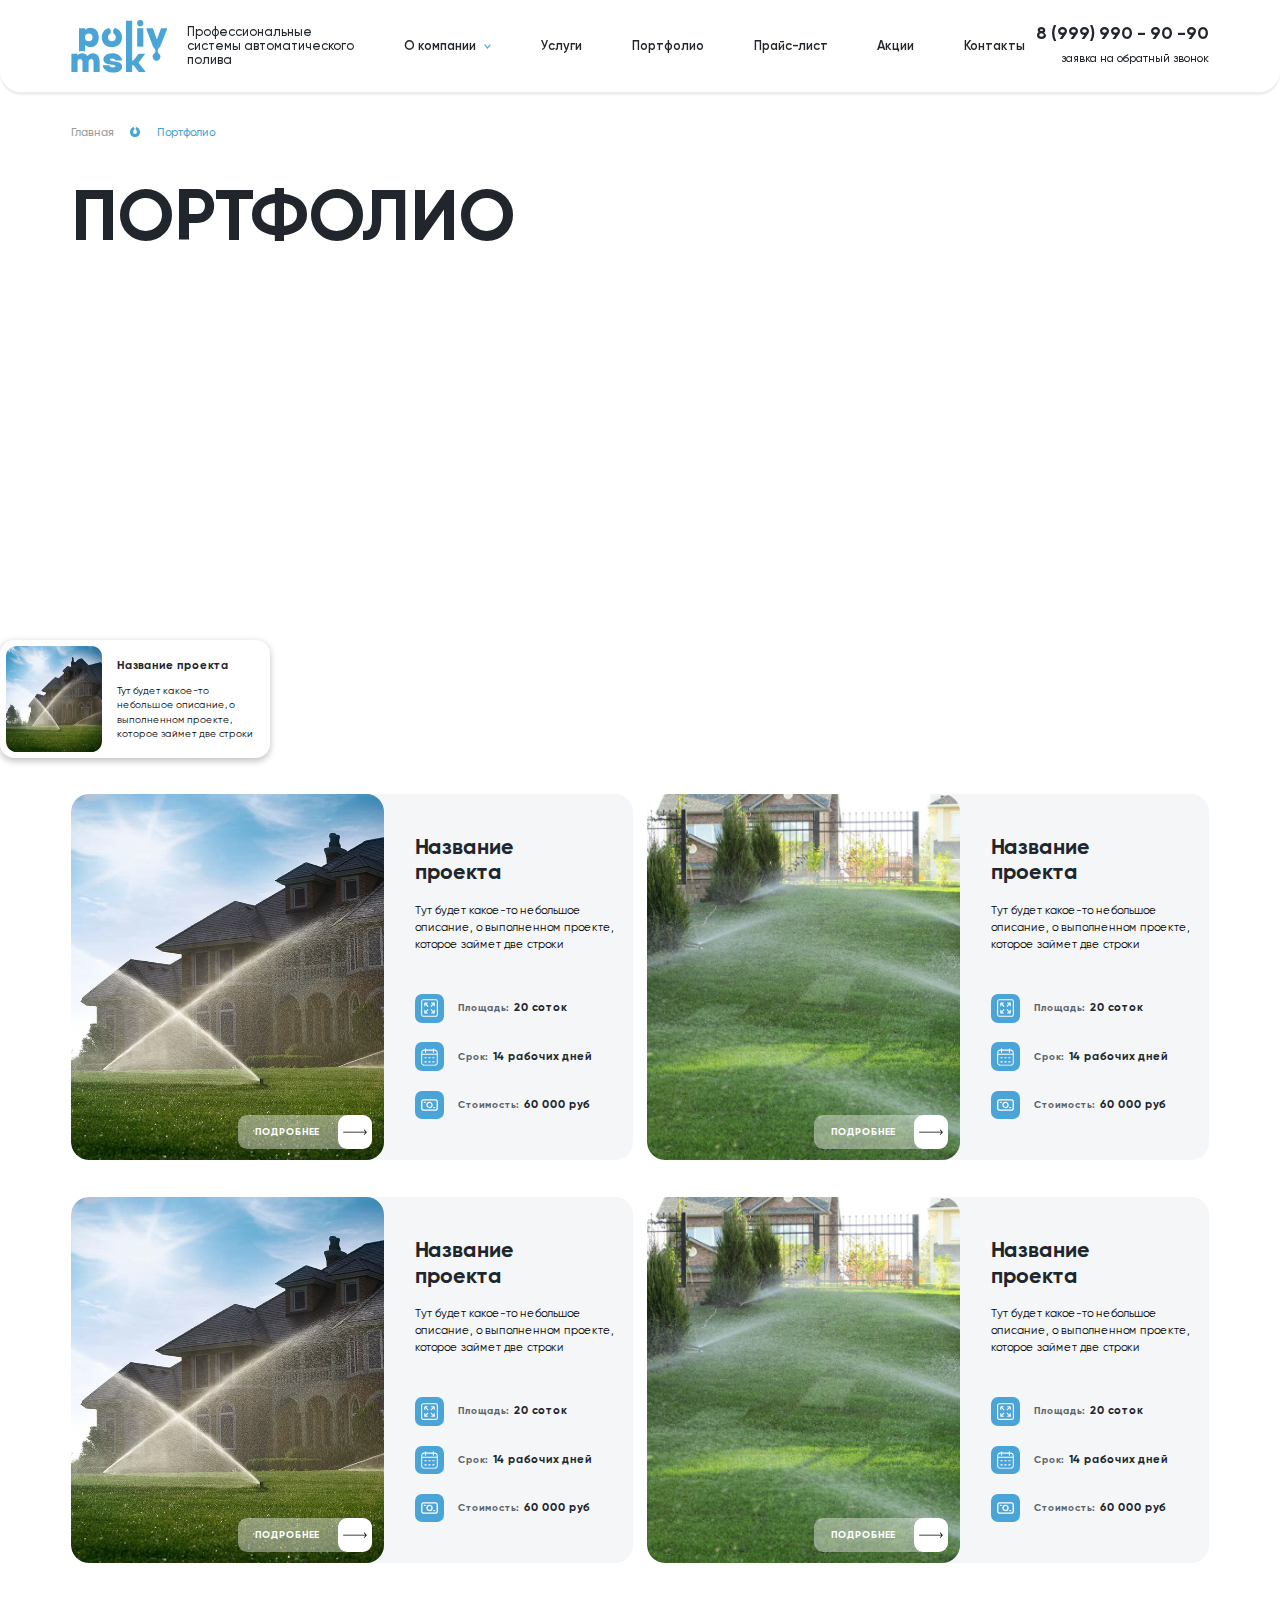
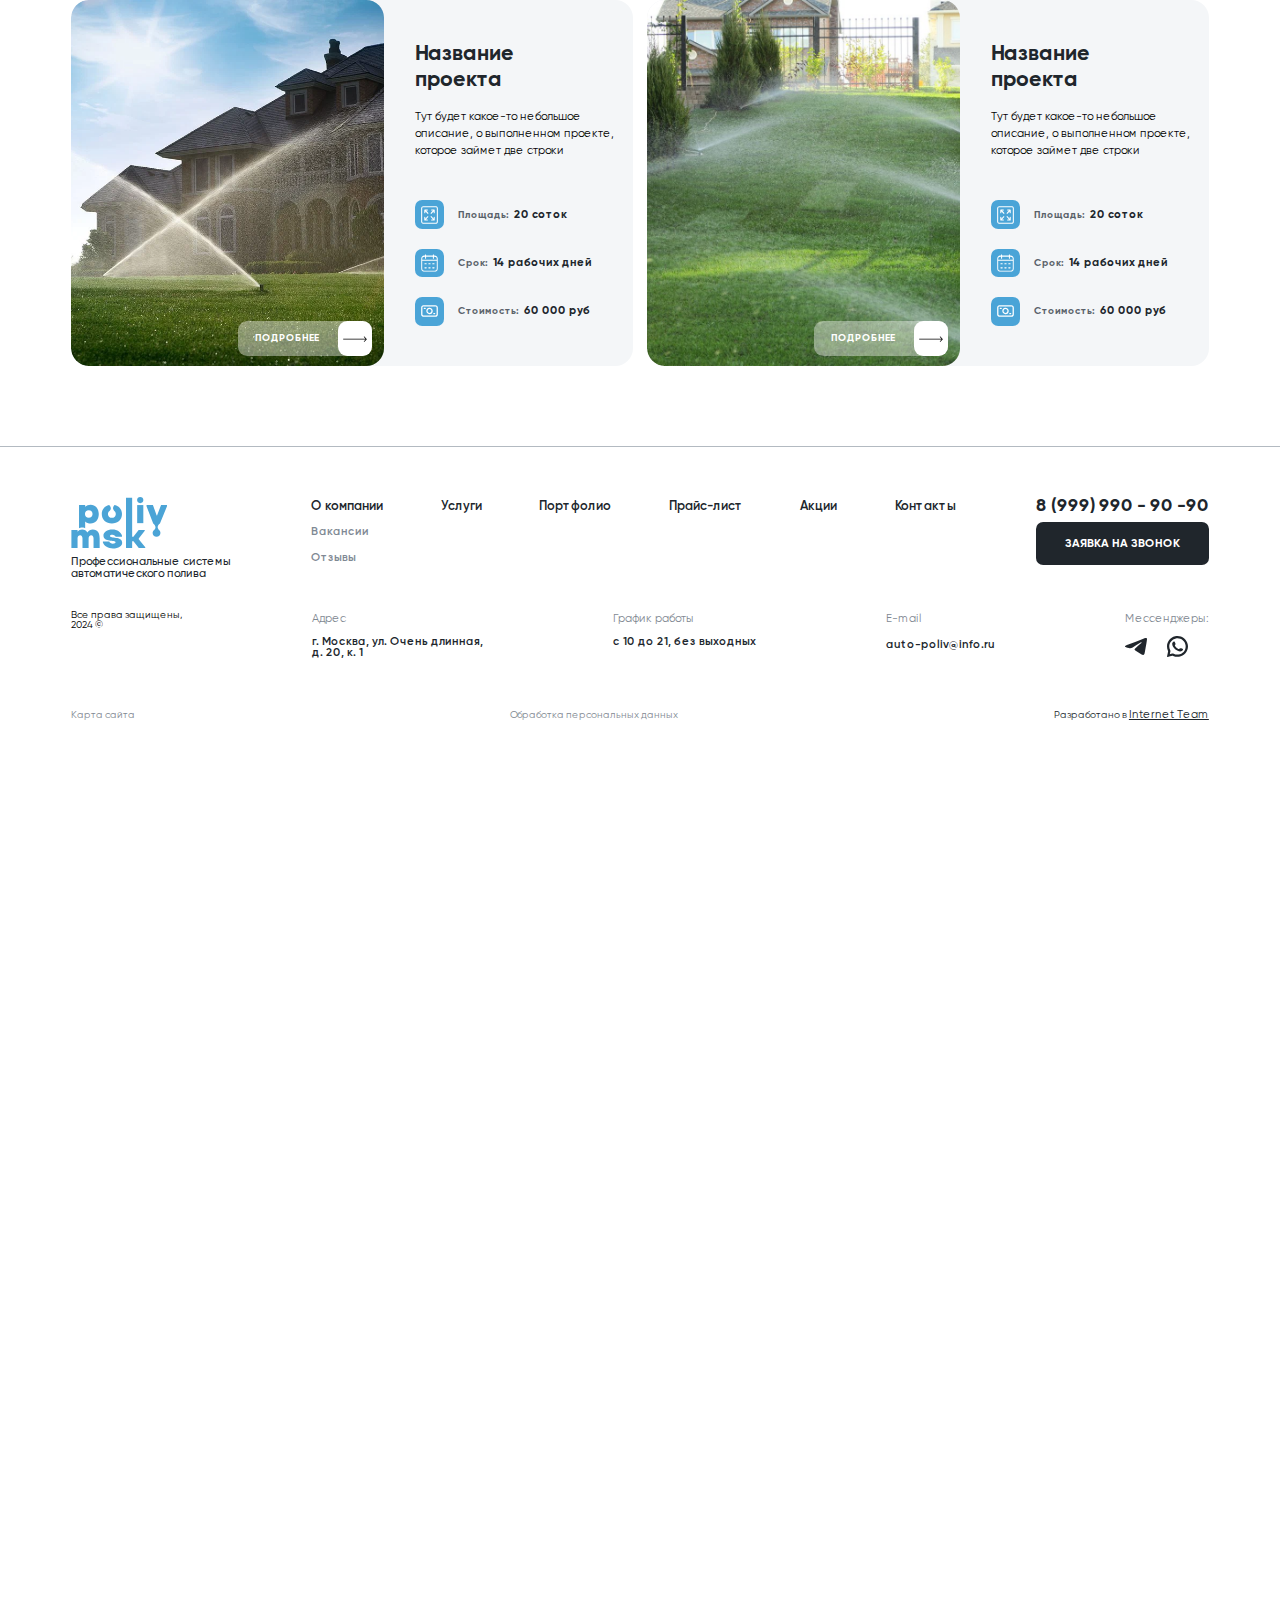
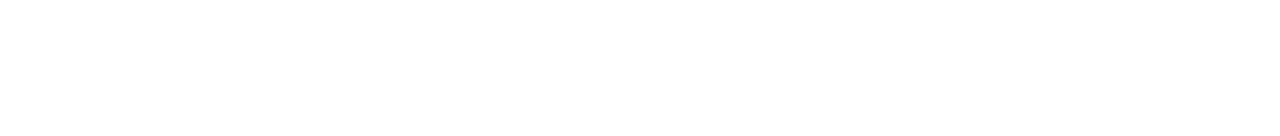
<file: portfolio.html>
<!DOCTYPE html>
<html lang="en">
<head>
	<meta charset="UTF-8">
	<title>
		Poliv Msk - Портфолио
	</title>
	<meta name="viewport" content="width=device-width, initial-scale=1, shrink-to-fit=no">
	<link rel="stylesheet" href="fonts/stylesheet.css">
	<link rel="stylesheet" href="css/reset.css">
	<link rel="stylesheet" href="css/main.css">
	<link rel="stylesheet" href="css/swiper-bundle.min.css">
	<link rel="stylesheet" href="css/jquery.fancybox.min.css">
	<link rel="stylesheet" href="css/media.css">
</head>
<body>

	<div class="modal backcall-modal" style="display: none;" id="backcall-modal">
		<div class="backcall-modal-wrp">
			<p class="backcall-modal-h">Заказать звонок</p>
			<p>
				Оставьте свои контакнты данные, наш специалист перезвонит вам
			</p>
			<form class="backcall-modal-form consult-form">
				<input type="text" class="input" name="Имя" placeholder="Ваше имя">
				<input type="tel" class="input user_phone" name="Телефон" placeholder="Ваш телефон">
				<label class="form-checkbox">
					<input type="checkbox" value="Да" name="Даю согласие на обработку персональных данных и принимаю политику конфидициальности" checked>
					<span>Даю согласие на обработку персональных данных и принимаю политику конфидициальности</span>
				</label>
				<input type="submit" class="black-button" value="Отправить">
			</form>
		</div>
	</div>

	<div class="modal backcall-modal" style="display: none;" id="backcall-thanks-modal">
		<div class="backcall-modal-thanks backcall-modal-wrp">
			<div>
				<p class="backcall-modal-h">СПАСИБО!</p>
				<p>
					Спасибо! Ваша заявка отправлена.
					Ожидайте звонка в ближайшее время.
				</p>
			</div>
		</div>
	</div>

	<header id="header">
		<div class="wrp">
			<a href="/" class="header-logo">
				<img src="img/logo.svg" alt="logo">
			</a>
			<p class="header-logo-text">
				Профессиональные<br>
				системы автоматического<br>
				полива
			</p>
			<input id="header-menu__toggle" type="radio" style="display: none;" />
			<label class="header-menu__btn" for="header-menu__toggle">
				<div>
					<span></span>
				</div>
			</label>
			<ul class="header-menu">
				<li class="sub-li">
					<a href="#">О компании</a>
					<ul>
						<li>
							<a href="#">Вакансии</a>
						</li>
						<li>
							<a href="#">Отзывы</a>
						</li>
					</ul>
				</li>
				<li>
					<a href="#">Услуги</a>
				</li>
				<li>
					<a href="#">Портфолио</a>
				</li>
				<li>
					<a href="#">Прайс-лист</a>
				</li>
				<li>
					<a href="#">Акции</a>
				</li>
				<li>
					<a href="#">Контакты</a>
				</li>
			</ul>
			<div class="header-right">
				<a href="tel:8 (999) 990 - 90 -90" class="header-right-phone">8 (999) 990 - 90 -90</a>
				<a data-options='{"touch" : false}' data-fancybox data-src="#backcall-modal" href="javascript:;" class="header-right-backcall">заявка на обратный звонок</a>
			</div>
		</div>
	</header>

	<section id="breadcrumbs">
		<div class="wrp">
			<ul>
				<li>
					<a href="#">Главная</a>
				</li>
				<li>
					<span>Портфолио</span>
				</li>
			</ul>
		</div>
	</section>

	<section id="portfolio">
		<div class="wrp">
			<h1 class="header-sec">портфолио</h1>
		</div>
		<div class="portfolio-map">
			<iframe src="https://yandex.ru/map-widget/v1/?um=constructor%3Af18d1d16d55e68587b0ca791cb9d9a9e8ebbec52cea6edf0212999fbc5ce8673&amp;source=constructor" width="100%" height="512" frameborder="0"></iframe>
			<!-- MARKER -->
			<!-- <img src="img/porfolio-map-marker.svg" alt="map-marker"> -->
			<div class="portfolio-map-item">
				<img src="img/project-img1.png" alt="project">
				<div class="info">
					<p class="info-name">Название проекта</p>
					<p>
						Тут будет какое-то небольшое описание, о выполненном проекте, которое займет две строки
					</p>
				</div>
			</div>
		</div>
		<div class="wrp">
			<div class="portfolio-list">
				<div class="projects-slider-item">
					<div class="img">
						<img src="img/project-img1.png" alt="project">
						<a href="#">подробнее<span></span></a>
					</div>
					<div class="info">
						<p class="info-name">
							Название<br> проекта
						</p>
						<p class="info-text">
							Тут будет какое-то небольшое описание, о выполненном проекте, которое займет две строки
						</p>
						<div class="info-items">
							<div class="info-item">
								<span class="info-item-icon">
									<img src="img/size-icon.svg" alt="size">
								</span>
								<p>Площадь: <span>20 соток</span></p>
							</div>
							<div class="info-item">
								<span class="info-item-icon">
									<img src="img/date-icon.svg" alt="date">
								</span>
								<p>Срок: <span>14 рабочих дней</span></p>
							</div>
							<div class="info-item">
								<span class="info-item-icon">
									<img src="img/price-icon.svg" alt="price">
								</span>
								<p>Стоимость: <span>60 000 руб</span></p>
							</div>
						</div>
					</div>
				</div>
				<div class="projects-slider-item">
					<div class="img">
						<img src="img/project-img2.png" alt="project">
						<a href="#">подробнее<span></span></a>
					</div>
					<div class="info">
						<p class="info-name">
							Название<br> проекта
						</p>
						<p class="info-text">
							Тут будет какое-то небольшое описание, о выполненном проекте, которое займет две строки
						</p>
						<div class="info-items">
							<div class="info-item">
								<span class="info-item-icon">
									<img src="img/size-icon.svg" alt="size">
								</span>
								<p>Площадь: <span>20 соток</span></p>
							</div>
							<div class="info-item">
								<span class="info-item-icon">
									<img src="img/date-icon.svg" alt="date">
								</span>
								<p>Срок: <span>14 рабочих дней</span></p>
							</div>
							<div class="info-item">
								<span class="info-item-icon">
									<img src="img/price-icon.svg" alt="price">
								</span>
								<p>Стоимость: <span>60 000 руб</span></p>
							</div>
						</div>
					</div>
				</div>
				<div class="projects-slider-item">
					<div class="img">
						<img src="img/project-img1.png" alt="project">
						<a href="#">подробнее<span></span></a>
					</div>
					<div class="info">
						<p class="info-name">
							Название<br> проекта
						</p>
						<p class="info-text">
							Тут будет какое-то небольшое описание, о выполненном проекте, которое займет две строки
						</p>
						<div class="info-items">
							<div class="info-item">
								<span class="info-item-icon">
									<img src="img/size-icon.svg" alt="size">
								</span>
								<p>Площадь: <span>20 соток</span></p>
							</div>
							<div class="info-item">
								<span class="info-item-icon">
									<img src="img/date-icon.svg" alt="date">
								</span>
								<p>Срок: <span>14 рабочих дней</span></p>
							</div>
							<div class="info-item">
								<span class="info-item-icon">
									<img src="img/price-icon.svg" alt="price">
								</span>
								<p>Стоимость: <span>60 000 руб</span></p>
							</div>
						</div>
					</div>
				</div>
				<div class="projects-slider-item">
					<div class="img">
						<img src="img/project-img2.png" alt="project">
						<a href="#">подробнее<span></span></a>
					</div>
					<div class="info">
						<p class="info-name">
							Название<br> проекта
						</p>
						<p class="info-text">
							Тут будет какое-то небольшое описание, о выполненном проекте, которое займет две строки
						</p>
						<div class="info-items">
							<div class="info-item">
								<span class="info-item-icon">
									<img src="img/size-icon.svg" alt="size">
								</span>
								<p>Площадь: <span>20 соток</span></p>
							</div>
							<div class="info-item">
								<span class="info-item-icon">
									<img src="img/date-icon.svg" alt="date">
								</span>
								<p>Срок: <span>14 рабочих дней</span></p>
							</div>
							<div class="info-item">
								<span class="info-item-icon">
									<img src="img/price-icon.svg" alt="price">
								</span>
								<p>Стоимость: <span>60 000 руб</span></p>
							</div>
						</div>
					</div>
				</div>
				<div class="projects-slider-item">
					<div class="img">
						<img src="img/project-img1.png" alt="project">
						<a href="#">подробнее<span></span></a>
					</div>
					<div class="info">
						<p class="info-name">
							Название<br> проекта
						</p>
						<p class="info-text">
							Тут будет какое-то небольшое описание, о выполненном проекте, которое займет две строки
						</p>
						<div class="info-items">
							<div class="info-item">
								<span class="info-item-icon">
									<img src="img/size-icon.svg" alt="size">
								</span>
								<p>Площадь: <span>20 соток</span></p>
							</div>
							<div class="info-item">
								<span class="info-item-icon">
									<img src="img/date-icon.svg" alt="date">
								</span>
								<p>Срок: <span>14 рабочих дней</span></p>
							</div>
							<div class="info-item">
								<span class="info-item-icon">
									<img src="img/price-icon.svg" alt="price">
								</span>
								<p>Стоимость: <span>60 000 руб</span></p>
							</div>
						</div>
					</div>
				</div>
				<div class="projects-slider-item">
					<div class="img">
						<img src="img/project-img2.png" alt="project">
						<a href="#">подробнее<span></span></a>
					</div>
					<div class="info">
						<p class="info-name">
							Название<br> проекта
						</p>
						<p class="info-text">
							Тут будет какое-то небольшое описание, о выполненном проекте, которое займет две строки
						</p>
						<div class="info-items">
							<div class="info-item">
								<span class="info-item-icon">
									<img src="img/size-icon.svg" alt="size">
								</span>
								<p>Площадь: <span>20 соток</span></p>
							</div>
							<div class="info-item">
								<span class="info-item-icon">
									<img src="img/date-icon.svg" alt="date">
								</span>
								<p>Срок: <span>14 рабочих дней</span></p>
							</div>
							<div class="info-item">
								<span class="info-item-icon">
									<img src="img/price-icon.svg" alt="price">
								</span>
								<p>Стоимость: <span>60 000 руб</span></p>
							</div>
						</div>
					</div>
				</div>
			</div>
		</div>
	</section>

	<footer id="footer">
		<div class="wrp">
			<div class="footer-top">
				<a href="/" class="footer-logo">
					<img src="img/logo.svg" alt="logo">
					<span>Профессиональные системы<br> автоматического полива</span>
				</a>
				<ul class="footer-menu">
					<li>
						<a href="#">О компании</a>
						<ul>
							<li>
								<a href="#">Вакансии</a>
							</li>
							<li>
								<a href="#">Отзывы</a>
							</li>
						</ul>
					</li>
					<li>
						<a href="#">Услуги</a>
					</li>
					<li>
						<a href="#">Портфолио</a>
					</li>
					<li>
						<a href="#">Прайс-лист</a>
					</li>
					<li>
						<a href="#">Акции</a>
					</li>
					<li>
						<a href="#">Контакты</a>
					</li>
				</ul>
				<div class="footer-top-right">
					<a href="tel:8 (999) 990 - 90 -90" class="footer-phone">8 (999) 990 - 90 -90</a>
					<a data-options='{"touch" : false}' data-fancybox data-src="#backcall-modal" href="javascript:;" class="black-button">заявка на звонок</a>
				</div>
			</div>
			<div class="footer-center">
				<p class="footer-copyright">
					Все права защищены,<br>
					2024 ©
				</p>
				<div class="footer-center-item">
					<p>Адрес</p>
					<p>
						г. Москва, ул. Очень длинная,<br>
						д. 20, к. 1
					</p>
				</div>
				<div class="footer-center-item">
					<p>График работы</p>
					<p>
						с 10 до 21, без выходных
					</p>
				</div>
				<div class="footer-center-item">
					<p>E-mail</p>
					<a href="mailto:auto-poliv@info.ru">auto-poliv@info.ru</a>
				</div>
				<div class="footer-center-item">
					<p>Мессенджеры:</p>
					<div class="footer-socials">
						<a href="#">
							<img src="img/telegram-black-icon.svg" alt="telegram">
						</a>
						<a href="#">
							<img src="img/whatsapp-black-icon.svg" alt="whatsapp">
						</a>
					</div>
				</div>
			</div>
			<div class="footer-bottom">
				<a href="#">Карта сайта</a>
				<a href="#">Обработка персональных данных</a>
				<p>Разработано в <a href="https://internet-team.ru/" target="_blank">Internet Team</a></p>
			</div>
		</div>
	</footer>
	
	<script src="js/all.js"></script>
	<script src="js/main.js"></script>
</body>
</html>
</file>
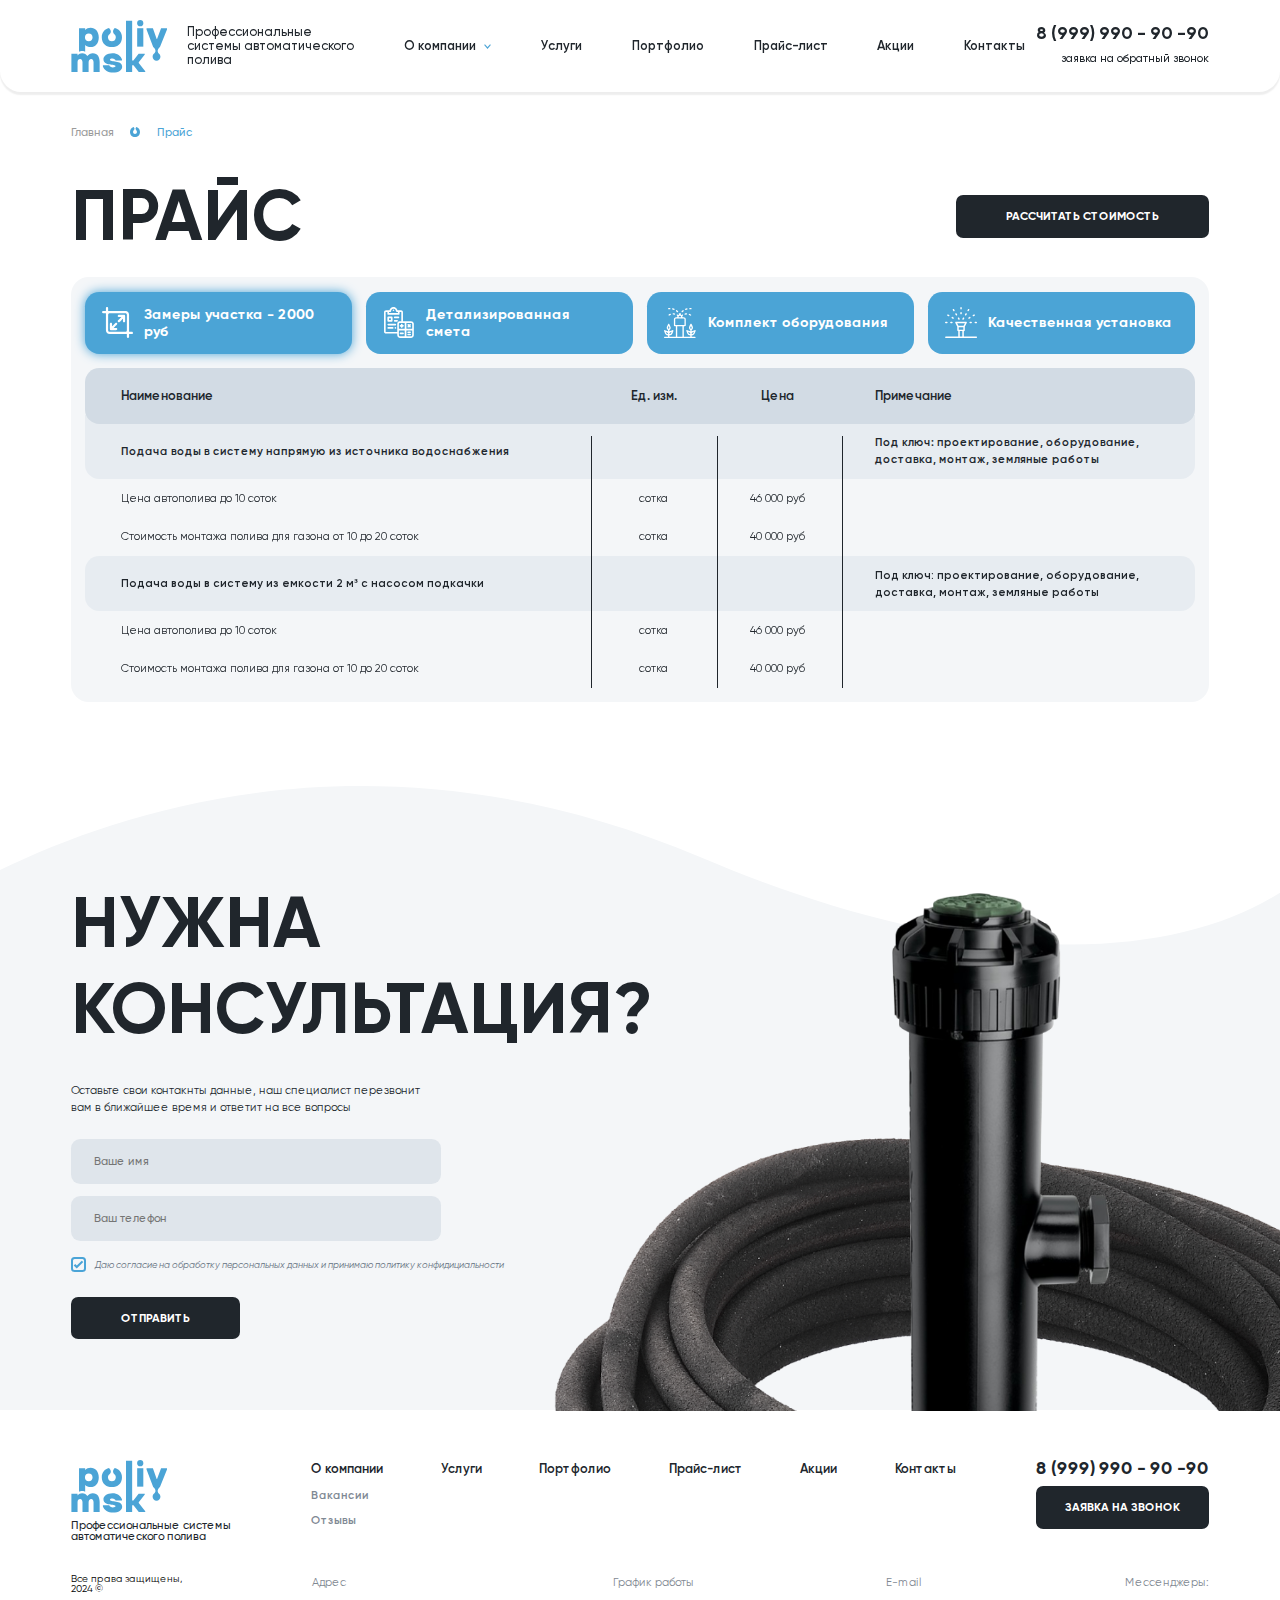
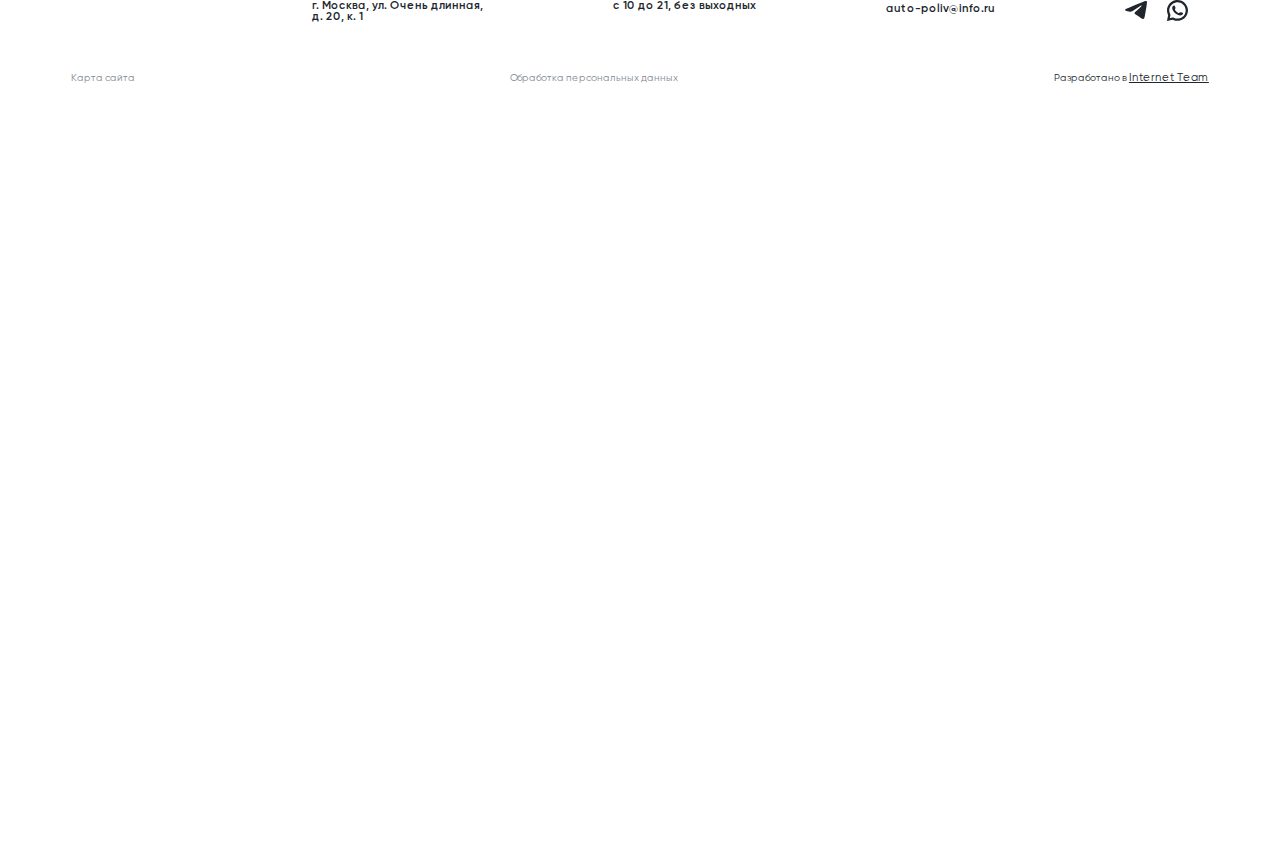
<file: price.html>
<!DOCTYPE html>
<html lang="en">
<head>
	<meta charset="UTF-8">
	<title>
		Poliv Msk - Прайс
	</title>
	<meta name="viewport" content="width=device-width, initial-scale=1, shrink-to-fit=no">
	<link rel="stylesheet" href="fonts/stylesheet.css">
	<link rel="stylesheet" href="css/reset.css">
	<link rel="stylesheet" href="css/main.css">
	<link rel="stylesheet" href="css/swiper-bundle.min.css">
	<link rel="stylesheet" href="css/jquery.fancybox.min.css">
	<link rel="stylesheet" href="css/media.css">
</head>
<body>

	<div class="modal backcall-modal" style="display: none;" id="backcall-modal">
		<div class="backcall-modal-wrp">
			<p class="backcall-modal-h">Заказать звонок</p>
			<p>
				Оставьте свои контакнты данные, наш специалист перезвонит вам
			</p>
			<form class="backcall-modal-form consult-form">
				<input type="text" class="input" name="Имя" placeholder="Ваше имя">
				<input type="tel" class="input user_phone" name="Телефон" placeholder="Ваш телефон">
				<label class="form-checkbox">
					<input type="checkbox" value="Да" name="Даю согласие на обработку персональных данных и принимаю политику конфидициальности" checked>
					<span>Даю согласие на обработку персональных данных и принимаю политику конфидициальности</span>
				</label>
				<input type="submit" class="black-button" value="Отправить">
			</form>
		</div>
	</div>

	<div class="modal backcall-modal" style="display: none;" id="backcall-thanks-modal">
		<div class="backcall-modal-thanks backcall-modal-wrp">
			<div>
				<p class="backcall-modal-h">СПАСИБО!</p>
				<p>
					Спасибо! Ваша заявка отправлена.
					Ожидайте звонка в ближайшее время.
				</p>
			</div>
		</div>
	</div>

	<div class="modal backcall-modal full-modal" style="display: none;" id="raschet-modal">
		<div class="backcall-modal-wrp">
			<p class="backcall-modal-h">рассчитать стоимость</p>
			<p>
				Оставьте свои контакнты данные и ожидайте рассчёта
			</p>
			<form class="backcall-modal-form consult-form">
				<input type="text" class="input" name="Имя" placeholder="Ваше имя">
				<input type="tel" class="input user_phone" name="Телефон" placeholder="Ваш телефон">
				<textarea name="Комментарий" placeholder="Комментарий" class="input"></textarea>
				<label class="form-file">
					<input type="file" name="Файл">
					<span>
						<span class="icon"></span>
						<span class="name">Прикрепите план вашего участка</span>
					</span>
				</label>
				<label class="form-checkbox">
					<input type="checkbox" value="Да" name="Даю согласие на обработку персональных данных и принимаю политику конфидициальности" checked>
					<span>Даю согласие на обработку персональных данных и принимаю политику конфидициальности</span>
				</label>
				<input type="submit" class="black-button" value="Отправить">
			</form>
		</div>
	</div>

	<div class="modal backcall-modal" style="display: none;" id="raschet-thanks-modal">
		<div class="backcall-modal-thanks backcall-modal-wrp">
			<div>
				<p class="backcall-modal-h">СПАСИБО!</p>
				<p>
					Спасибо! Ваша заявка отправлена.
					Ожидайте звонка в ближайшее время.
				</p>
			</div>
		</div>
	</div>

	<header id="header">
		<div class="wrp">
			<a href="/" class="header-logo">
				<img src="img/logo.svg" alt="logo">
			</a>
			<p class="header-logo-text">
				Профессиональные<br>
				системы автоматического<br>
				полива
			</p>
			<input id="header-menu__toggle" type="radio" style="display: none;" />
			<label class="header-menu__btn" for="header-menu__toggle">
				<div>
					<span></span>
				</div>
			</label>
			<ul class="header-menu">
				<li class="sub-li">
					<a href="#">О компании</a>
					<ul>
						<li>
							<a href="#">Вакансии</a>
						</li>
						<li>
							<a href="#">Отзывы</a>
						</li>
					</ul>
				</li>
				<li>
					<a href="#">Услуги</a>
				</li>
				<li>
					<a href="#">Портфолио</a>
				</li>
				<li>
					<a href="#">Прайс-лист</a>
				</li>
				<li>
					<a href="#">Акции</a>
				</li>
				<li>
					<a href="#">Контакты</a>
				</li>
			</ul>
			<div class="header-right">
				<a href="tel:8 (999) 990 - 90 -90" class="header-right-phone">8 (999) 990 - 90 -90</a>
				<a data-options='{"touch" : false}' data-fancybox data-src="#backcall-modal" href="javascript:;" class="header-right-backcall">заявка на обратный звонок</a>
			</div>
		</div>
	</header>

	<section id="breadcrumbs">
		<div class="wrp">
			<ul>
				<li>
					<a href="#">Главная</a>
				</li>
				<li>
					<span>Прайс</span>
				</li>
			</ul>
		</div>
	</section>

	<section id="price">
		<div class="wrp">
			<div class="price-in-top">
				<h1 class="header-sec">прайс</h1>
				<a data-options='{"touch" : false}' data-fancybox data-src="#raschet-modal" href="javascript:;" class="black-button">рассчитать стоимость</a>
			</div>
			<div class="price-wrp">
				<div class="price-top">
					<div class="price-top-item" data-value="Замеры участка - 2000 руб">
						<div class="icon">
							<img src="img/price-top-icon1.svg" alt="price-icon">
						</div>
						<p>
							Замеры участка - 2000 руб
						</p>
					</div>
					<div class="price-top-item" data-value="Детализированная смета">
						<div class="icon">
							<img src="img/price-top-icon2.svg" alt="price-icon">
						</div>
						<p>
							Детализированная смета
						</p>
					</div>
					<div class="price-top-item" data-value="Комплект оборудования">
						<div class="icon">
							<img src="img/price-top-icon3.svg" alt="price-icon">
						</div>
						<p>
							Комплект оборудования
						</p>
					</div>
					<div class="price-top-item" data-value="Качественная установка">
						<div class="icon">
							<img src="img/price-top-icon4.svg" alt="price-icon">
						</div>
						<p>
							Качественная установка
						</p>
					</div>
				</div>
				<div class="price-tabs">
					<div class="price-tabs-item" data-value="Замеры участка - 2000 руб">
						<div class="price-main" data-scrollbar>
							<div class="price-main-wrp">
								<div class="price-main-top">
									<p>Наименование</p>
									<p>Ед. изм.</p>
									<p>Цена</p>
									<p>Примечание</p>
								</div>
								<div class="price-main-content">
									<div class="price-main-item">
										<div class="price-main-item-top">
											<p>Подача воды в систему напрямую из источника водоснабжения</p>
											<p></p>
											<p></p>
											<p>Под ключ: проектирование, оборудование, доставка, монтаж, земляные работы</p>
										</div>
										<div class="price-main-item-block">
											<p>Цена автополива до 10 соток</p>
											<p>сотка</p>
											<p>46 000 руб</p>
											<p></p>
										</div>
										<div class="price-main-item-block">
											<p>Cтоимость монтажа полива для газона от 10 до 20 соток</p>
											<p>сотка</p>
											<p>40 000 руб</p>
											<p></p>
										</div>
									</div>
									<div class="price-main-item">
										<div class="price-main-item-top">
											<p>Подача воды в систему из емкости 2 м³ с насосом подкачки</p>
											<p></p>
											<p></p>
											<p>Под ключ: проектирование, оборудование, доставка, монтаж, земляные работы</p>
										</div>
										<div class="price-main-item-block">
											<p>Цена автополива до 10 соток</p>
											<p>сотка</p>
											<p>46 000 руб</p>
											<p></p>
										</div>
										<div class="price-main-item-block">
											<p>Cтоимость монтажа полива для газона от 10 до 20 соток</p>
											<p>сотка</p>
											<p>40 000 руб</p>
											<p></p>
										</div>
									</div>
									<div class="line first"></div>
									<div class="line second"></div>
									<div class="line third"></div>
								</div>
							</div>
						</div>
					</div>
					<div class="price-tabs-item" data-value="Детализированная смета">
						<div class="price-main" data-scrollbar>
							<div class="price-main-wrp">
								<div class="price-main-top">
									<p>Наименование</p>
									<p>Ед. изм.</p>
									<p>Цена</p>
									<p>Примечание</p>
								</div>
								<div class="price-main-content">
									<div class="price-main-item">
										<div class="price-main-item-top">
											<p>Подача воды в систему напрямую из источника водоснабжения</p>
											<p></p>
											<p></p>
											<p>Под ключ: проектирование, оборудование, доставка, монтаж, земляные работы</p>
										</div>
										<div class="price-main-item-block">
											<p>Цена автополива до 10 соток</p>
											<p>сотка</p>
											<p>46 000 руб</p>
											<p></p>
										</div>
										<div class="price-main-item-block">
											<p>Cтоимость монтажа полива для газона от 10 до 20 соток</p>
											<p>сотка</p>
											<p>40 000 руб</p>
											<p></p>
										</div>
									</div>
									<div class="price-main-item">
										<div class="price-main-item-top">
											<p>Подача воды в систему из емкости 2 м³ с насосом подкачки</p>
											<p></p>
											<p></p>
											<p>Под ключ: проектирование, оборудование, доставка, монтаж, земляные работы</p>
										</div>
										<div class="price-main-item-block">
											<p>Цена автополива до 10 соток</p>
											<p>сотка</p>
											<p>46 000 руб</p>
											<p></p>
										</div>
										<div class="price-main-item-block">
											<p>Cтоимость монтажа полива для газона от 10 до 20 соток</p>
											<p>сотка</p>
											<p>40 000 руб</p>
											<p></p>
										</div>
									</div>
									<div class="line first"></div>
									<div class="line second"></div>
									<div class="line third"></div>
								</div>
							</div>
						</div>
					</div>
					<div class="price-tabs-item" data-value="Комплект оборудования">
						<div class="price-main" data-scrollbar>
							<div class="price-main-wrp">
								<div class="price-main-top">
									<p>Наименование</p>
									<p>Ед. изм.</p>
									<p>Цена</p>
									<p>Примечание</p>
								</div>
								<div class="price-main-content">
									<div class="price-main-item">
										<div class="price-main-item-top">
											<p>Подача воды в систему напрямую из источника водоснабжения</p>
											<p></p>
											<p></p>
											<p>Под ключ: проектирование, оборудование, доставка, монтаж, земляные работы</p>
										</div>
										<div class="price-main-item-block">
											<p>Цена автополива до 10 соток</p>
											<p>сотка</p>
											<p>46 000 руб</p>
											<p></p>
										</div>
										<div class="price-main-item-block">
											<p>Cтоимость монтажа полива для газона от 10 до 20 соток</p>
											<p>сотка</p>
											<p>40 000 руб</p>
											<p></p>
										</div>
									</div>
									<div class="price-main-item">
										<div class="price-main-item-top">
											<p>Подача воды в систему из емкости 2 м³ с насосом подкачки</p>
											<p></p>
											<p></p>
											<p>Под ключ: проектирование, оборудование, доставка, монтаж, земляные работы</p>
										</div>
										<div class="price-main-item-block">
											<p>Цена автополива до 10 соток</p>
											<p>сотка</p>
											<p>46 000 руб</p>
											<p></p>
										</div>
										<div class="price-main-item-block">
											<p>Cтоимость монтажа полива для газона от 10 до 20 соток</p>
											<p>сотка</p>
											<p>40 000 руб</p>
											<p></p>
										</div>
									</div>
									<div class="line first"></div>
									<div class="line second"></div>
									<div class="line third"></div>
								</div>
							</div>
						</div>
					</div>
					<div class="price-tabs-item" data-value="Качественная установка">
						<div class="price-main" data-scrollbar>
							<div class="price-main-wrp">
								<div class="price-main-top">
									<p>Наименование</p>
									<p>Ед. изм.</p>
									<p>Цена</p>
									<p>Примечание</p>
								</div>
								<div class="price-main-content">
									<div class="price-main-item">
										<div class="price-main-item-top">
											<p>Подача воды в систему напрямую из источника водоснабжения</p>
											<p></p>
											<p></p>
											<p>Под ключ: проектирование, оборудование, доставка, монтаж, земляные работы</p>
										</div>
										<div class="price-main-item-block">
											<p>Цена автополива до 10 соток</p>
											<p>сотка</p>
											<p>46 000 руб</p>
											<p></p>
										</div>
										<div class="price-main-item-block">
											<p>Cтоимость монтажа полива для газона от 10 до 20 соток</p>
											<p>сотка</p>
											<p>40 000 руб</p>
											<p></p>
										</div>
									</div>
									<div class="price-main-item">
										<div class="price-main-item-top">
											<p>Подача воды в систему из емкости 2 м³ с насосом подкачки</p>
											<p></p>
											<p></p>
											<p>Под ключ: проектирование, оборудование, доставка, монтаж, земляные работы</p>
										</div>
										<div class="price-main-item-block">
											<p>Цена автополива до 10 соток</p>
											<p>сотка</p>
											<p>46 000 руб</p>
											<p></p>
										</div>
										<div class="price-main-item-block">
											<p>Cтоимость монтажа полива для газона от 10 до 20 соток</p>
											<p>сотка</p>
											<p>40 000 руб</p>
											<p></p>
										</div>
									</div>
									<div class="line first"></div>
									<div class="line second"></div>
									<div class="line third"></div>
								</div>
							</div>
						</div>
					</div>
				</div>
			</div>
		</div>
	</section>

	<section id="consult">
		<div class="wrp">
			<h2 class="header-sec">
				нужна<br>
				консультация?
			</h2>
			<p>
				Оставьте свои контакнты данные, наш специалист перезвонит<br>
				вам в ближайшее время и ответит на все вопросы
			</p>
			<form class="consult-form">
				<input type="text" class="input" name="Имя" placeholder="Ваше имя">
				<input type="tel" class="input user_phone" name="Телефон" placeholder="Ваш телефон">
				<label class="form-checkbox">
					<input type="checkbox" value="Да" name="Даю согласие на обработку персональных данных и принимаю политику конфидициальности" checked>
					<span>Даю согласие на обработку персональных данных и принимаю политику конфидициальности</span>
				</label>
				<input type="submit" class="black-button" value="Отправить">
			</form>
		</div>
		<img src="img/consult-img.png" alt="consult-img">
	</section>

	<footer id="footer">
		<div class="wrp">
			<div class="footer-top">
				<a href="/" class="footer-logo">
					<img src="img/logo.svg" alt="logo">
					<span>Профессиональные системы<br> автоматического полива</span>
				</a>
				<ul class="footer-menu">
					<li>
						<a href="#">О компании</a>
						<ul>
							<li>
								<a href="#">Вакансии</a>
							</li>
							<li>
								<a href="#">Отзывы</a>
							</li>
						</ul>
					</li>
					<li>
						<a href="#">Услуги</a>
					</li>
					<li>
						<a href="#">Портфолио</a>
					</li>
					<li>
						<a href="#">Прайс-лист</a>
					</li>
					<li>
						<a href="#">Акции</a>
					</li>
					<li>
						<a href="#">Контакты</a>
					</li>
				</ul>
				<div class="footer-top-right">
					<a href="tel:8 (999) 990 - 90 -90" class="footer-phone">8 (999) 990 - 90 -90</a>
					<a data-options='{"touch" : false}' data-fancybox data-src="#backcall-modal" href="javascript:;" class="black-button">заявка на звонок</a>
				</div>
			</div>
			<div class="footer-center">
				<p class="footer-copyright">
					Все права защищены,<br>
					2024 ©
				</p>
				<div class="footer-center-item">
					<p>Адрес</p>
					<p>
						г. Москва, ул. Очень длинная,<br>
						д. 20, к. 1
					</p>
				</div>
				<div class="footer-center-item">
					<p>График работы</p>
					<p>
						с 10 до 21, без выходных
					</p>
				</div>
				<div class="footer-center-item">
					<p>E-mail</p>
					<a href="mailto:auto-poliv@info.ru">auto-poliv@info.ru</a>
				</div>
				<div class="footer-center-item">
					<p>Мессенджеры:</p>
					<div class="footer-socials">
						<a href="#">
							<img src="img/telegram-black-icon.svg" alt="telegram">
						</a>
						<a href="#">
							<img src="img/whatsapp-black-icon.svg" alt="whatsapp">
						</a>
					</div>
				</div>
			</div>
			<div class="footer-bottom">
				<a href="#">Карта сайта</a>
				<a href="#">Обработка персональных данных</a>
				<p>Разработано в <a href="https://internet-team.ru/" target="_blank">Internet Team</a></p>
			</div>
		</div>
	</footer>

	<script src="js/all.js"></script>
	<script src="js/smooth-scrollbar.js"></script>
	<script>Scrollbar.initAll();</script>
	<script src="js/main.js"></script>
</body>
</html>
</file>
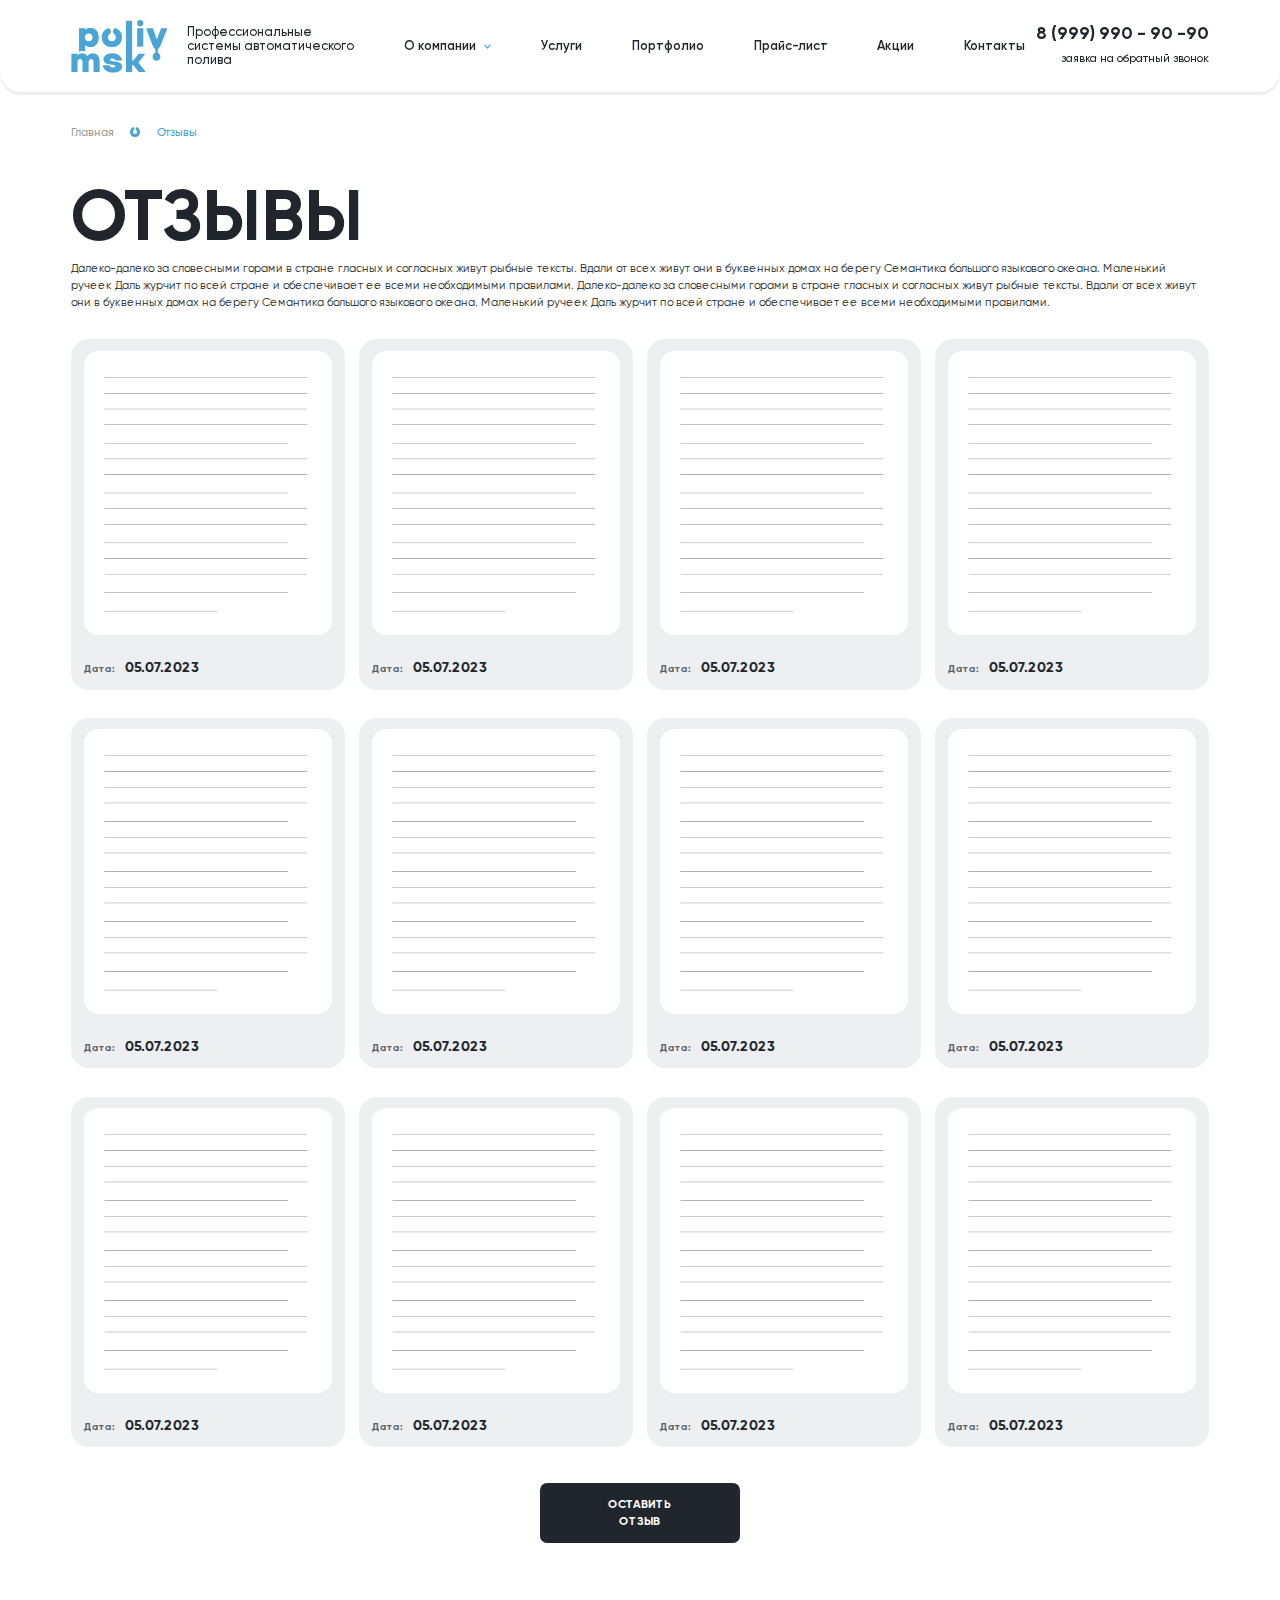
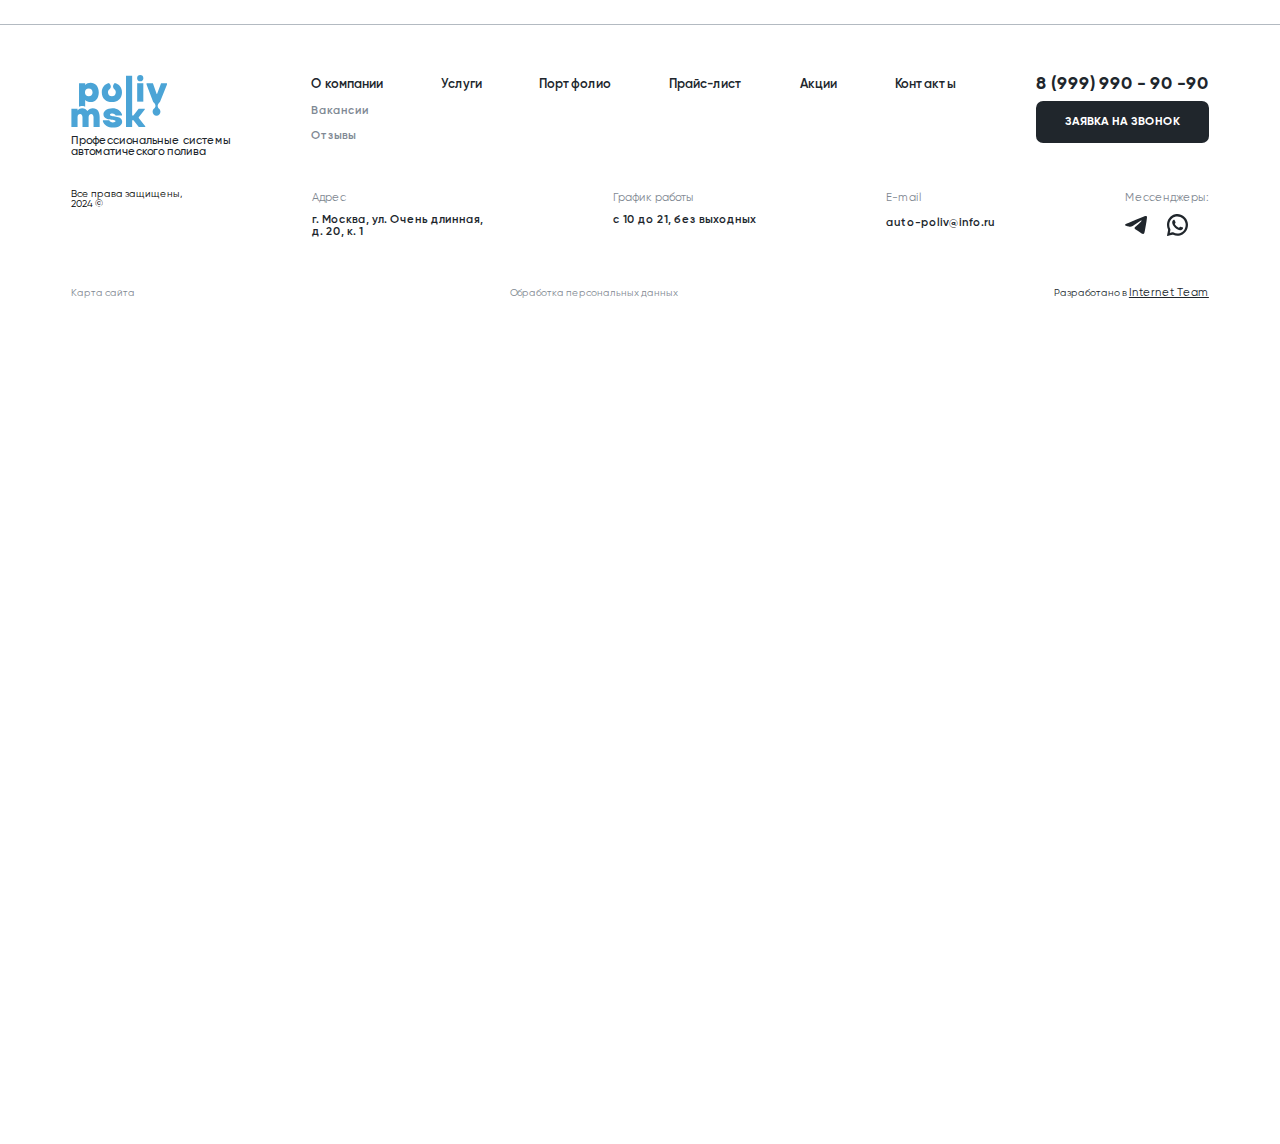
<file: reviews.html>
<!DOCTYPE html>
<html lang="en">
<head>
	<meta charset="UTF-8">
	<title>
		Poliv Msk - Отзывы
	</title>
	<meta name="viewport" content="width=device-width, initial-scale=1, shrink-to-fit=no">
	<link rel="stylesheet" href="fonts/stylesheet.css">
	<link rel="stylesheet" href="css/reset.css">
	<link rel="stylesheet" href="css/main.css">
	<link rel="stylesheet" href="css/swiper-bundle.min.css">
	<link rel="stylesheet" href="css/jquery.fancybox.min.css">
	<link rel="stylesheet" href="css/media.css">
</head>
<body>

	<div class="modal backcall-modal" style="display: none;" id="backcall-modal">
		<div class="backcall-modal-wrp">
			<p class="backcall-modal-h">Заказать звонок</p>
			<p>
				Оставьте свои контакнты данные, наш специалист перезвонит вам
			</p>
			<form class="backcall-modal-form consult-form">
				<input type="text" class="input" name="Имя" placeholder="Ваше имя">
				<input type="tel" class="input user_phone" name="Телефон" placeholder="Ваш телефон">
				<label class="form-checkbox">
					<input type="checkbox" value="Да" name="Даю согласие на обработку персональных данных и принимаю политику конфидициальности" checked>
					<span>Даю согласие на обработку персональных данных и принимаю политику конфидициальности</span>
				</label>
				<input type="submit" class="black-button" value="Отправить">
			</form>
		</div>
	</div>

	<div class="modal backcall-modal" style="display: none;" id="backcall-thanks-modal">
		<div class="backcall-modal-thanks backcall-modal-wrp">
			<div>
				<p class="backcall-modal-h">СПАСИБО!</p>
				<p>
					Спасибо! Ваша заявка отправлена.
					Ожидайте звонка в ближайшее время.
				</p>
			</div>
		</div>
	</div>

	<div class="modal backcall-modal full-modal" style="display: none;" id="reviews-modal">
		<div class="backcall-modal-wrp">
			<p class="backcall-modal-h">оставьте отзыв</p>
			<p>
				Оставьте свои контакнты данные и напише ваш отзыв
			</p>
			<form class="backcall-modal-form consult-form">
				<input type="text" class="input" name="Имя" placeholder="Ваше имя">
				<input type="tel" class="input user_phone" name="Телефон" placeholder="Ваш телефон">
				<textarea name="Отзыв" placeholder="Ваше отзыв" class="input"></textarea>
				<label class="form-checkbox">
					<input type="checkbox" value="Да" name="Даю согласие на обработку персональных данных и принимаю политику конфидициальности" checked>
					<span>Даю согласие на обработку персональных данных и принимаю политику конфидициальности</span>
				</label>
				<input type="submit" class="black-button" value="Отправить">
			</form>
		</div>
	</div>

	<div class="modal backcall-modal" style="display: none;" id="reviews-thanks-modal">
		<div class="backcall-modal-thanks backcall-modal-wrp">
			<div>
				<p class="backcall-modal-h">СПАСИБО!</p>
				<p>
					Спасибо! Ваш отзыв отправлен.
					После модерации он появится
					на сайте.
				</p>
			</div>
		</div>
	</div>

	<header id="header">
		<div class="wrp">
			<a href="/" class="header-logo">
				<img src="img/logo.svg" alt="logo">
			</a>
			<p class="header-logo-text">
				Профессиональные<br>
				системы автоматического<br>
				полива
			</p>
			<input id="header-menu__toggle" type="radio" style="display: none;" />
			<label class="header-menu__btn" for="header-menu__toggle">
				<div>
					<span></span>
				</div>
			</label>
			<ul class="header-menu">
				<li class="sub-li">
					<a href="#">О компании</a>
					<ul>
						<li>
							<a href="#">Вакансии</a>
						</li>
						<li>
							<a href="#">Отзывы</a>
						</li>
					</ul>
				</li>
				<li>
					<a href="#">Услуги</a>
				</li>
				<li>
					<a href="#">Портфолио</a>
				</li>
				<li>
					<a href="#">Прайс-лист</a>
				</li>
				<li>
					<a href="#">Акции</a>
				</li>
				<li>
					<a href="#">Контакты</a>
				</li>
			</ul>
			<div class="header-right">
				<a href="tel:8 (999) 990 - 90 -90" class="header-right-phone">8 (999) 990 - 90 -90</a>
				<a data-options='{"touch" : false}' data-fancybox data-src="#backcall-modal" href="javascript:;" class="header-right-backcall">заявка на обратный звонок</a>
			</div>
		</div>
	</header>

	<section id="breadcrumbs">
		<div class="wrp">
			<ul>
				<li>
					<a href="#">Главная</a>
				</li>
				<li>
					<span>Отзывы</span>
				</li>
			</ul>
		</div>
	</section>

	<section id="reviews-in">
		<div class="wrp">
			<h1 class="header-sec">Отзывы</h1>
			<p>
				Далеко-далеко за словесными горами в стране гласных и согласных живут рыбные тексты. Вдали от всех живут они в буквенных домах на берегу Семантика большого языкового океана. 
				Маленький ручеек Даль журчит по всей стране и обеспечивает ее всеми необходимыми правилами. Далеко-далеко за словесными горами в стране гласных и согласных живут рыбные тексты. Вдали от всех живут они в буквенных домах на берегу Семантика большого языкового океана. Маленький ручеек Даль журчит по всей стране и обеспечивает ее всеми необходимыми правилами.
			</p>
			<div class="reviews-list">
				<div class="reviews-slider-item">
					<a href="img/review-img.png" data-fancybox class="img">
						<img src="img/review-img.png" alt="review-img">
					</a>
					<p class="date">
						Дата:
						<span>05.07.2023</span>
					</p>
				</div>
				<div class="reviews-slider-item">
					<a href="img/review-img.png" data-fancybox class="img">
						<img src="img/review-img.png" alt="review-img">
					</a>
					<p class="date">
						Дата:
						<span>05.07.2023</span>
					</p>
				</div>
				<div class="reviews-slider-item">
					<a href="img/review-img.png" data-fancybox class="img">
						<img src="img/review-img.png" alt="review-img">
					</a>
					<p class="date">
						Дата:
						<span>05.07.2023</span>
					</p>
				</div>
				<div class="reviews-slider-item">
					<a href="img/review-img.png" data-fancybox class="img">
						<img src="img/review-img.png" alt="review-img">
					</a>
					<p class="date">
						Дата:
						<span>05.07.2023</span>
					</p>
				</div>
				<div class="reviews-slider-item">
					<a href="img/review-img.png" data-fancybox class="img">
						<img src="img/review-img.png" alt="review-img">
					</a>
					<p class="date">
						Дата:
						<span>05.07.2023</span>
					</p>
				</div>
				<div class="reviews-slider-item">
					<a href="img/review-img.png" data-fancybox class="img">
						<img src="img/review-img.png" alt="review-img">
					</a>
					<p class="date">
						Дата:
						<span>05.07.2023</span>
					</p>
				</div>
				<div class="reviews-slider-item">
					<a href="img/review-img.png" data-fancybox class="img">
						<img src="img/review-img.png" alt="review-img">
					</a>
					<p class="date">
						Дата:
						<span>05.07.2023</span>
					</p>
				</div>
				<div class="reviews-slider-item">
					<a href="img/review-img.png" data-fancybox class="img">
						<img src="img/review-img.png" alt="review-img">
					</a>
					<p class="date">
						Дата:
						<span>05.07.2023</span>
					</p>
				</div>
				<div class="reviews-slider-item">
					<a href="img/review-img.png" data-fancybox class="img">
						<img src="img/review-img.png" alt="review-img">
					</a>
					<p class="date">
						Дата:
						<span>05.07.2023</span>
					</p>
				</div>
				<div class="reviews-slider-item">
					<a href="img/review-img.png" data-fancybox class="img">
						<img src="img/review-img.png" alt="review-img">
					</a>
					<p class="date">
						Дата:
						<span>05.07.2023</span>
					</p>
				</div>
				<div class="reviews-slider-item">
					<a href="img/review-img.png" data-fancybox class="img">
						<img src="img/review-img.png" alt="review-img">
					</a>
					<p class="date">
						Дата:
						<span>05.07.2023</span>
					</p>
				</div>
				<div class="reviews-slider-item">
					<a href="img/review-img.png" data-fancybox class="img">
						<img src="img/review-img.png" alt="review-img">
					</a>
					<p class="date">
						Дата:
						<span>05.07.2023</span>
					</p>
				</div>
			</div>
			<div class="reviews-in-button">
				<a data-options='{"touch" : false}' data-fancybox data-src="#reviews-modal" href="javascript:;" class="black-button">оставить отзыв</a>
			</div>
		</div>
	</section>

	<footer id="footer">
		<div class="wrp">
			<div class="footer-top">
				<a href="/" class="footer-logo">
					<img src="img/logo.svg" alt="logo">
					<span>Профессиональные системы<br> автоматического полива</span>
				</a>
				<ul class="footer-menu">
					<li>
						<a href="#">О компании</a>
						<ul>
							<li>
								<a href="#">Вакансии</a>
							</li>
							<li>
								<a href="#">Отзывы</a>
							</li>
						</ul>
					</li>
					<li>
						<a href="#">Услуги</a>
					</li>
					<li>
						<a href="#">Портфолио</a>
					</li>
					<li>
						<a href="#">Прайс-лист</a>
					</li>
					<li>
						<a href="#">Акции</a>
					</li>
					<li>
						<a href="#">Контакты</a>
					</li>
				</ul>
				<div class="footer-top-right">
					<a href="tel:8 (999) 990 - 90 -90" class="footer-phone">8 (999) 990 - 90 -90</a>
					<a data-options='{"touch" : false}' data-fancybox data-src="#backcall-modal" href="javascript:;" class="black-button">заявка на звонок</a>
				</div>
			</div>
			<div class="footer-center">
				<p class="footer-copyright">
					Все права защищены,<br>
					2024 ©
				</p>
				<div class="footer-center-item">
					<p>Адрес</p>
					<p>
						г. Москва, ул. Очень длинная,<br>
						д. 20, к. 1
					</p>
				</div>
				<div class="footer-center-item">
					<p>График работы</p>
					<p>
						с 10 до 21, без выходных
					</p>
				</div>
				<div class="footer-center-item">
					<p>E-mail</p>
					<a href="mailto:auto-poliv@info.ru">auto-poliv@info.ru</a>
				</div>
				<div class="footer-center-item">
					<p>Мессенджеры:</p>
					<div class="footer-socials">
						<a href="#">
							<img src="img/telegram-black-icon.svg" alt="telegram">
						</a>
						<a href="#">
							<img src="img/whatsapp-black-icon.svg" alt="whatsapp">
						</a>
					</div>
				</div>
			</div>
			<div class="footer-bottom">
				<a href="#">Карта сайта</a>
				<a href="#">Обработка персональных данных</a>
				<p>Разработано в <a href="https://internet-team.ru/" target="_blank">Internet Team</a></p>
			</div>
		</div>
	</footer>

	<script src="js/all.js"></script>
	<script src="js/main.js"></script>
</body>
</html>
</file>
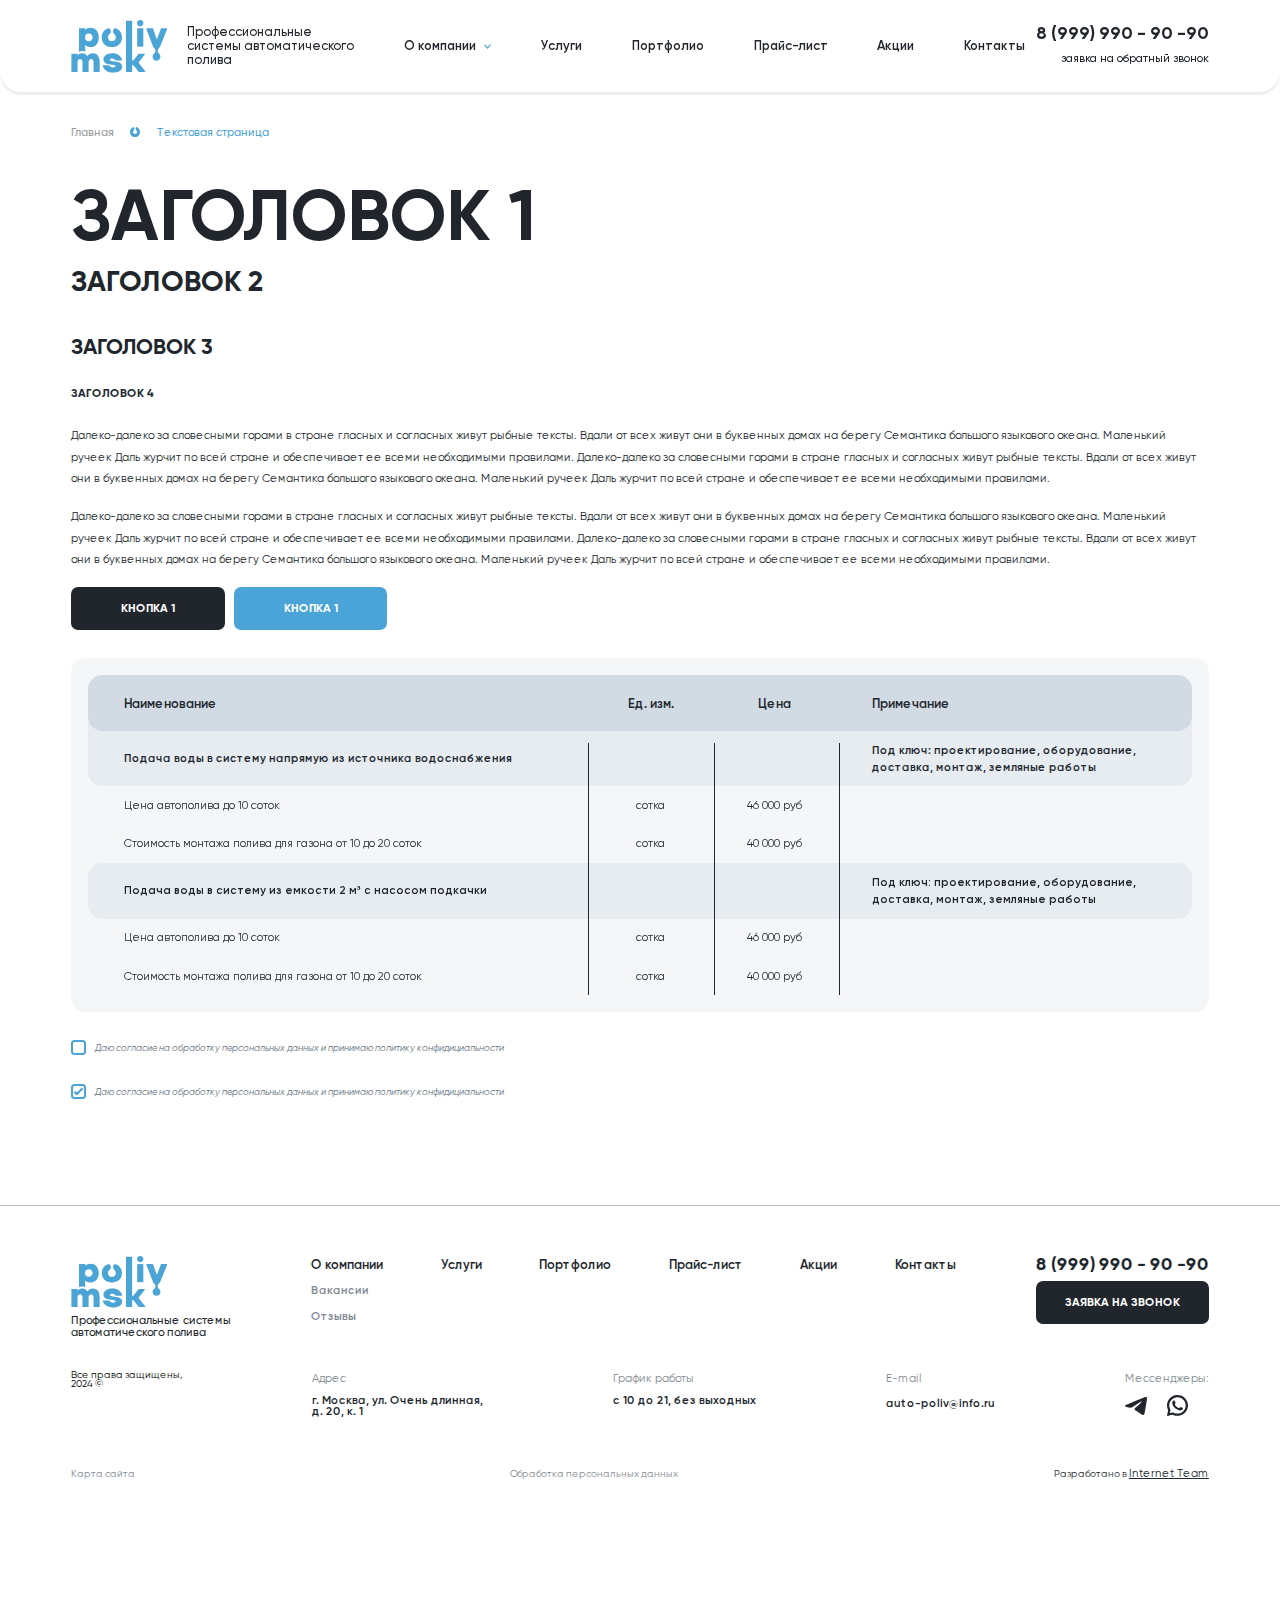
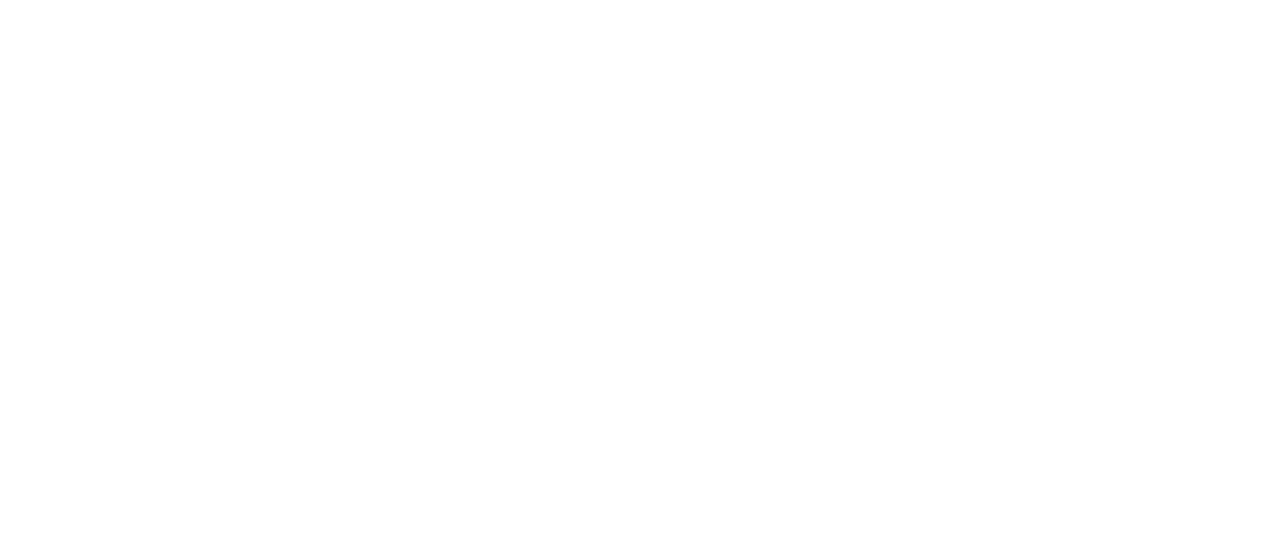
<file: text.html>
<!DOCTYPE html>
<html lang="en">
<head>
	<meta charset="UTF-8">
	<title>
		Poliv Msk - Текстовая
	</title>
	<meta name="viewport" content="width=device-width, initial-scale=1, shrink-to-fit=no">
	<link rel="stylesheet" href="fonts/stylesheet.css">
	<link rel="stylesheet" href="css/reset.css">
	<link rel="stylesheet" href="css/main.css">
	<link rel="stylesheet" href="css/swiper-bundle.min.css">
	<link rel="stylesheet" href="css/jquery.fancybox.min.css">
	<link rel="stylesheet" href="css/media.css">
</head>
<body>

	<div class="modal backcall-modal" style="display: none;" id="backcall-modal">
		<div class="backcall-modal-wrp">
			<p class="backcall-modal-h">Заказать звонок</p>
			<p>
				Оставьте свои контакнты данные, наш специалист перезвонит вам
			</p>
			<form class="backcall-modal-form consult-form">
				<input type="text" class="input" name="Имя" placeholder="Ваше имя">
				<input type="tel" class="input user_phone" name="Телефон" placeholder="Ваш телефон">
				<label class="form-checkbox">
					<input type="checkbox" value="Да" name="Даю согласие на обработку персональных данных и принимаю политику конфидициальности" checked>
					<span>Даю согласие на обработку персональных данных и принимаю политику конфидициальности</span>
				</label>
				<input type="submit" class="black-button" value="Отправить">
			</form>
		</div>
	</div>

	<div class="modal backcall-modal" style="display: none;" id="backcall-thanks-modal">
		<div class="backcall-modal-thanks backcall-modal-wrp">
			<div>
				<p class="backcall-modal-h">СПАСИБО!</p>
				<p>
					Спасибо! Ваша заявка отправлена.
					Ожидайте звонка в ближайшее время.
				</p>
			</div>
		</div>
	</div>

	<div class="modal backcall-modal full-modal" style="display: none;" id="reviews-modal">
		<div class="backcall-modal-wrp">
			<p class="backcall-modal-h">оставьте отзыв</p>
			<p>
				Оставьте свои контакнты данные и напише ваш отзыв
			</p>
			<form class="backcall-modal-form consult-form">
				<input type="text" class="input" name="Имя" placeholder="Ваше имя">
				<input type="tel" class="input user_phone" name="Телефон" placeholder="Ваш телефон">
				<textarea name="Отзыв" placeholder="Ваше отзыв" class="input"></textarea>
				<label class="form-checkbox">
					<input type="checkbox" value="Да" name="Даю согласие на обработку персональных данных и принимаю политику конфидициальности" checked>
					<span>Даю согласие на обработку персональных данных и принимаю политику конфидициальности</span>
				</label>
				<input type="submit" class="black-button" value="Отправить">
			</form>
		</div>
	</div>

	<div class="modal backcall-modal" style="display: none;" id="reviews-thanks-modal">
		<div class="backcall-modal-thanks backcall-modal-wrp">
			<div>
				<p class="backcall-modal-h">СПАСИБО!</p>
				<p>
					Спасибо! Ваш отзыв отправлен.
					После модерации он появится
					на сайте.
				</p>
			</div>
		</div>
	</div>

	<header id="header">
		<div class="wrp">
			<a href="/" class="header-logo">
				<img src="img/logo.svg" alt="logo">
			</a>
			<p class="header-logo-text">
				Профессиональные<br>
				системы автоматического<br>
				полива
			</p>
			<input id="header-menu__toggle" type="radio" style="display: none;" />
			<label class="header-menu__btn" for="header-menu__toggle">
				<div>
					<span></span>
				</div>
			</label>
			<ul class="header-menu">
				<li class="sub-li">
					<a href="#">О компании</a>
					<ul>
						<li>
							<a href="#">Вакансии</a>
						</li>
						<li>
							<a href="#">Отзывы</a>
						</li>
					</ul>
				</li>
				<li>
					<a href="#">Услуги</a>
				</li>
				<li>
					<a href="#">Портфолио</a>
				</li>
				<li>
					<a href="#">Прайс-лист</a>
				</li>
				<li>
					<a href="#">Акции</a>
				</li>
				<li>
					<a href="#">Контакты</a>
				</li>
			</ul>
			<div class="header-right">
				<a href="tel:8 (999) 990 - 90 -90" class="header-right-phone">8 (999) 990 - 90 -90</a>
				<a data-options='{"touch" : false}' data-fancybox data-src="#backcall-modal" href="javascript:;" class="header-right-backcall">заявка на обратный звонок</a>
			</div>
		</div>
	</header>

	<section id="breadcrumbs">
		<div class="wrp">
			<ul>
				<li>
					<a href="#">Главная</a>
				</li>
				<li>
					<span>Текстовая страница</span>
				</li>
			</ul>
		</div>
	</section>

	<section id="text-page">
		<div class="wrp">
			<h1 class="header-sec">заголовок 1</h1>
			<h2>заголовок 2</h2>
			<h3>Заголовок 3</h3>
			<h4>заголовок 4</h4>
			<div class="text-block">
				<p>Далеко-далеко за словесными горами в стране гласных и согласных живут рыбные тексты. Вдали от всех живут они в буквенных домах на берегу Семантика большого языкового океана. 
				Маленький ручеек Даль журчит по всей стране и обеспечивает ее всеми необходимыми правилами. Далеко-далеко за словесными горами в стране гласных и согласных живут рыбные тексты. Вдали от всех живут они в буквенных домах на берегу Семантика большого языкового океана. Маленький ручеек Даль журчит по всей стране и обеспечивает ее всеми необходимыми правилами.</p>
				<p>Далеко-далеко за словесными горами в стране гласных и согласных живут рыбные тексты. Вдали от всех живут они в буквенных домах на берегу Семантика большого языкового океана. 
				Маленький ручеек Даль журчит по всей стране и обеспечивает ее всеми необходимыми правилами. Далеко-далеко за словесными горами в стране гласных и согласных живут рыбные тексты. Вдали от всех живут они в буквенных домах на берегу Семантика большого языкового океана. Маленький ручеек Даль журчит по всей стране и обеспечивает ее всеми необходимыми правилами.</p>
			</div>
			<div class="buttons">
				<a href="#" class="black-button">кнопка 1</a>
				<a href="#" class="blue-button">кнопка 1</a>
			</div>
			<div class="price-block">
				<div class="price-main" data-scrollbar>
					<div class="price-main-wrp">
						<div class="price-main-top">
							<p>Наименование</p>
							<p>Ед. изм.</p>
							<p>Цена</p>
							<p>Примечание</p>
						</div>
						<div class="price-main-content">
							<div class="price-main-item">
								<div class="price-main-item-top">
									<p>Подача воды в систему напрямую из источника водоснабжения</p>
									<p></p>
									<p></p>
									<p>Под ключ: проектирование, оборудование, доставка, монтаж, земляные работы</p>
								</div>
								<div class="price-main-item-block">
									<p>Цена автополива до 10 соток</p>
									<p>сотка</p>
									<p>46 000 руб</p>
									<p></p>
								</div>
								<div class="price-main-item-block">
									<p>Cтоимость монтажа полива для газона от 10 до 20 соток</p>
									<p>сотка</p>
									<p>40 000 руб</p>
									<p></p>
								</div>
							</div>
							<div class="price-main-item">
								<div class="price-main-item-top">
									<p>Подача воды в систему из емкости 2 м³ с насосом подкачки</p>
									<p></p>
									<p></p>
									<p>Под ключ: проектирование, оборудование, доставка, монтаж, земляные работы</p>
								</div>
								<div class="price-main-item-block">
									<p>Цена автополива до 10 соток</p>
									<p>сотка</p>
									<p>46 000 руб</p>
									<p></p>
								</div>
								<div class="price-main-item-block">
									<p>Cтоимость монтажа полива для газона от 10 до 20 соток</p>
									<p>сотка</p>
									<p>40 000 руб</p>
									<p></p>
								</div>
							</div>
							<div class="line first"></div>
							<div class="line second"></div>
							<div class="line third"></div>
						</div>
					</div>
				</div>
			</div>
			<div class="form-checkbox consult-form">
				<label class="form-checkbox">
					<input type="checkbox" value="Да" name="Даю согласие на обработку персональных данных и принимаю политику конфидициальности">
					<span>Даю согласие на обработку персональных данных и принимаю политику конфидициальности</span>
				</label>
				<label class="form-checkbox">
					<input type="checkbox" value="Да" name="Даю согласие на обработку персональных данных и принимаю политику конфидициальности" checked>
					<span>Даю согласие на обработку персональных данных и принимаю политику конфидициальности</span>
				</label>
			</div>
		</div>
	</section>

	<footer id="footer">
		<div class="wrp">
			<div class="footer-top">
				<a href="/" class="footer-logo">
					<img src="img/logo.svg" alt="logo">
					<span>Профессиональные системы<br> автоматического полива</span>
				</a>
				<ul class="footer-menu">
					<li>
						<a href="#">О компании</a>
						<ul>
							<li>
								<a href="#">Вакансии</a>
							</li>
							<li>
								<a href="#">Отзывы</a>
							</li>
						</ul>
					</li>
					<li>
						<a href="#">Услуги</a>
					</li>
					<li>
						<a href="#">Портфолио</a>
					</li>
					<li>
						<a href="#">Прайс-лист</a>
					</li>
					<li>
						<a href="#">Акции</a>
					</li>
					<li>
						<a href="#">Контакты</a>
					</li>
				</ul>
				<div class="footer-top-right">
					<a href="tel:8 (999) 990 - 90 -90" class="footer-phone">8 (999) 990 - 90 -90</a>
					<a data-options='{"touch" : false}' data-fancybox data-src="#backcall-modal" href="javascript:;" class="black-button">заявка на звонок</a>
				</div>
			</div>
			<div class="footer-center">
				<p class="footer-copyright">
					Все права защищены,<br>
					2024 ©
				</p>
				<div class="footer-center-item">
					<p>Адрес</p>
					<p>
						г. Москва, ул. Очень длинная,<br>
						д. 20, к. 1
					</p>
				</div>
				<div class="footer-center-item">
					<p>График работы</p>
					<p>
						с 10 до 21, без выходных
					</p>
				</div>
				<div class="footer-center-item">
					<p>E-mail</p>
					<a href="mailto:auto-poliv@info.ru">auto-poliv@info.ru</a>
				</div>
				<div class="footer-center-item">
					<p>Мессенджеры:</p>
					<div class="footer-socials">
						<a href="#">
							<img src="img/telegram-black-icon.svg" alt="telegram">
						</a>
						<a href="#">
							<img src="img/whatsapp-black-icon.svg" alt="whatsapp">
						</a>
					</div>
				</div>
			</div>
			<div class="footer-bottom">
				<a href="#">Карта сайта</a>
				<a href="#">Обработка персональных данных</a>
				<p>Разработано в <a href="https://internet-team.ru/" target="_blank">Internet Team</a></p>
			</div>
		</div>
	</footer>

	<script src="js/all.js"></script>
	<script src="js/smooth-scrollbar.js"></script>
	<script>Scrollbar.initAll();</script>
	<script src="js/main.js"></script>
</body>
</html>
</file>
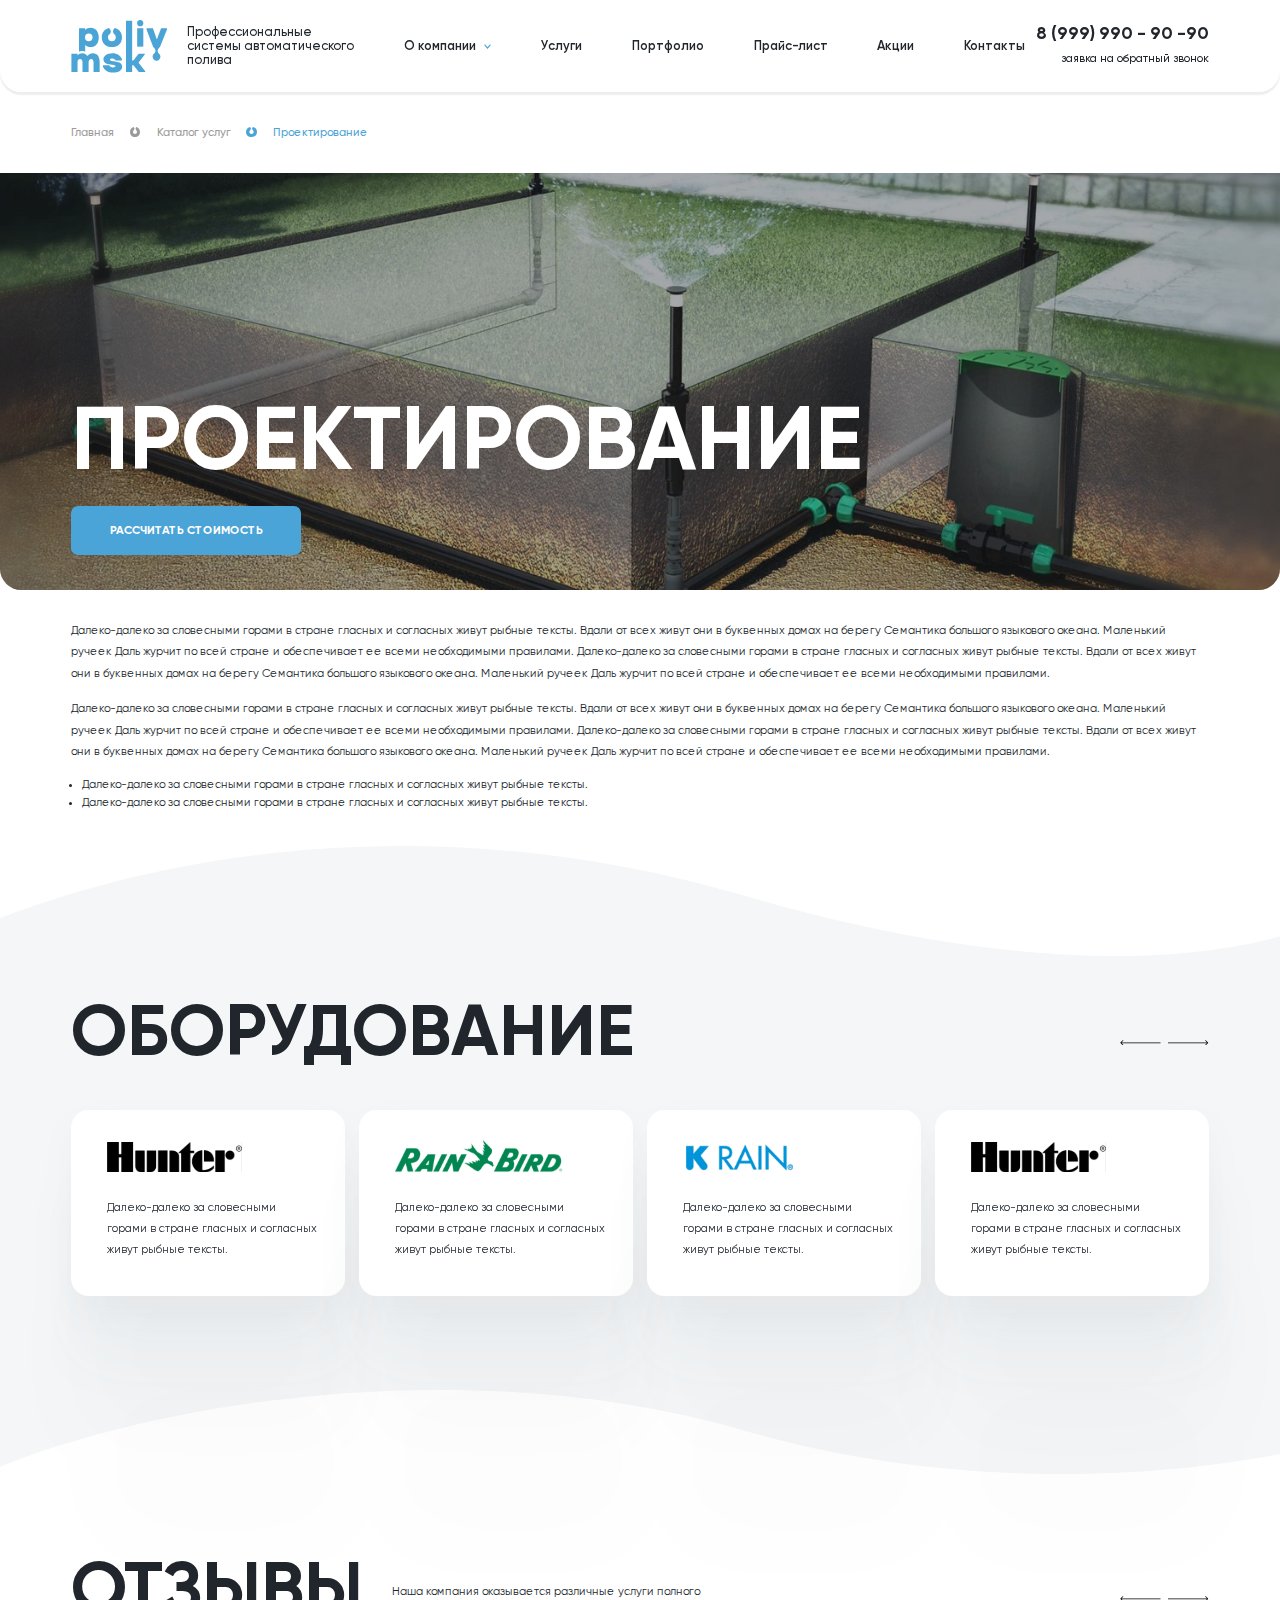
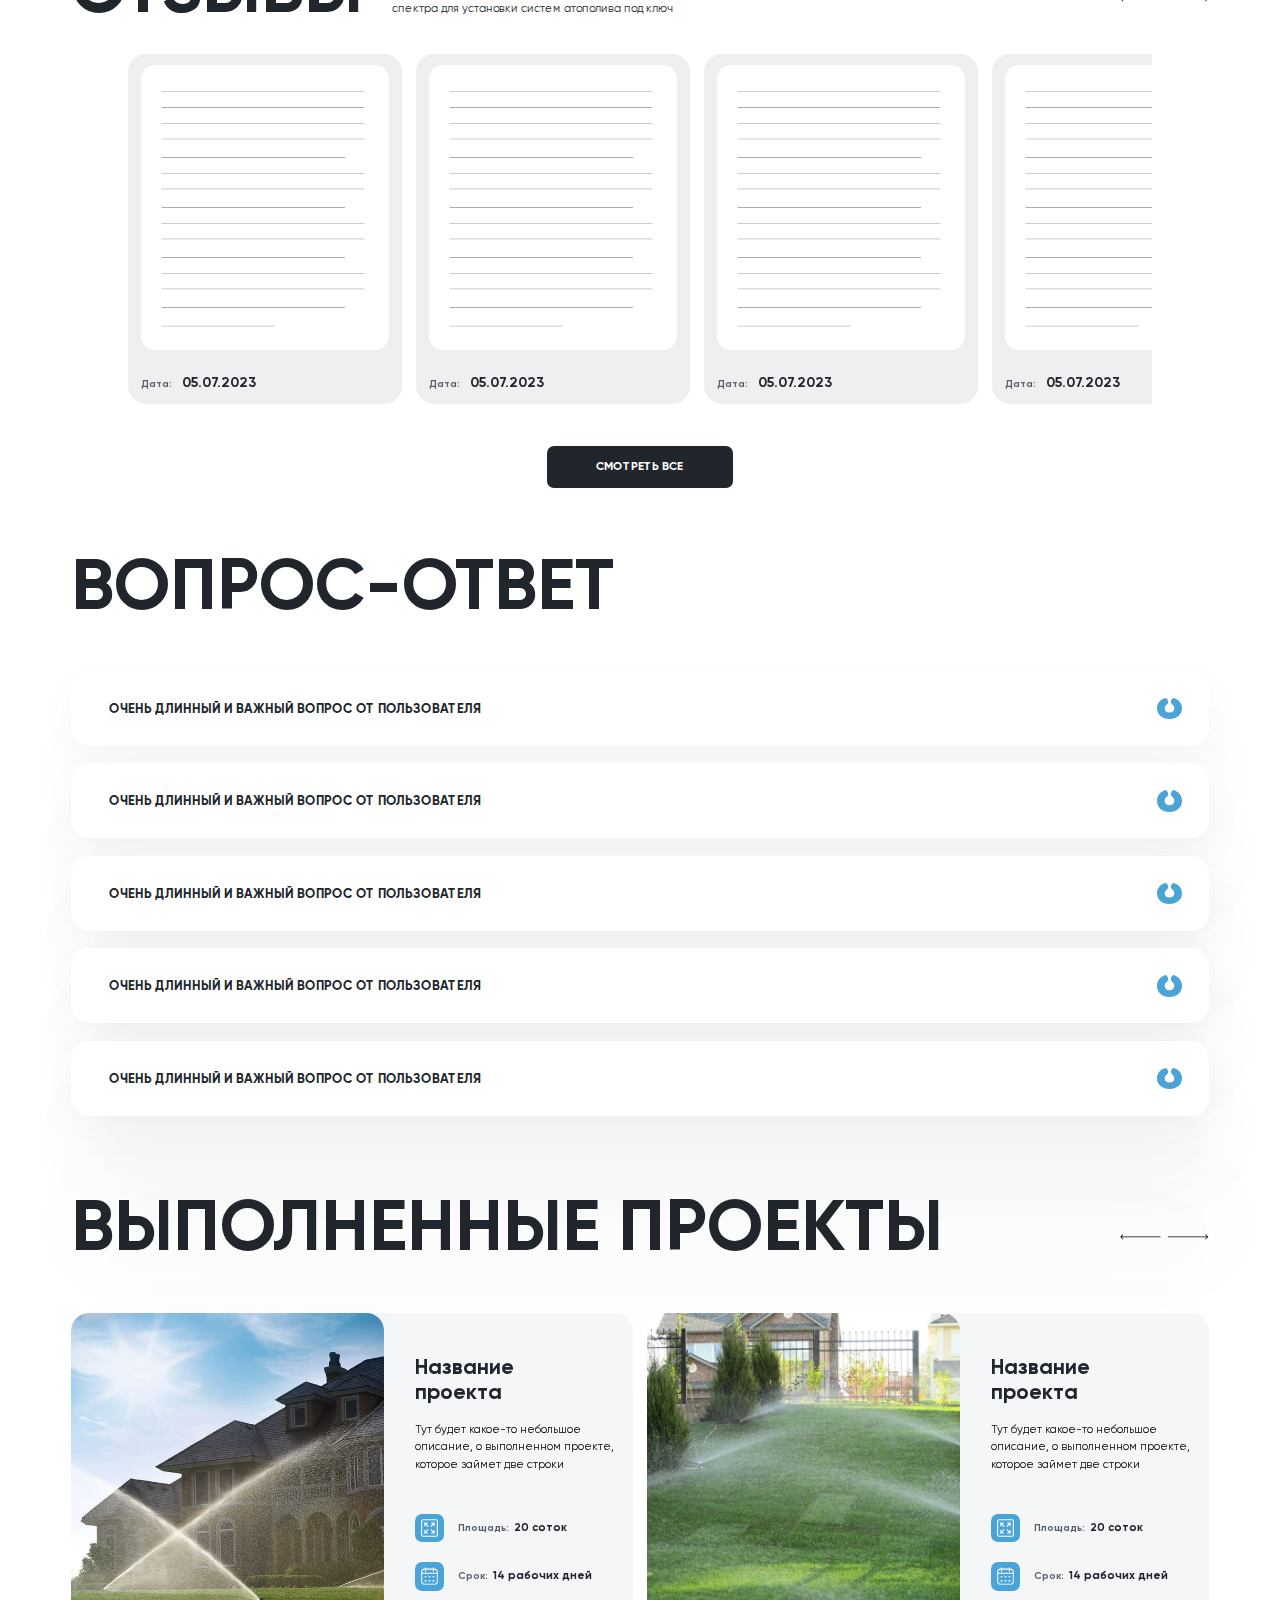
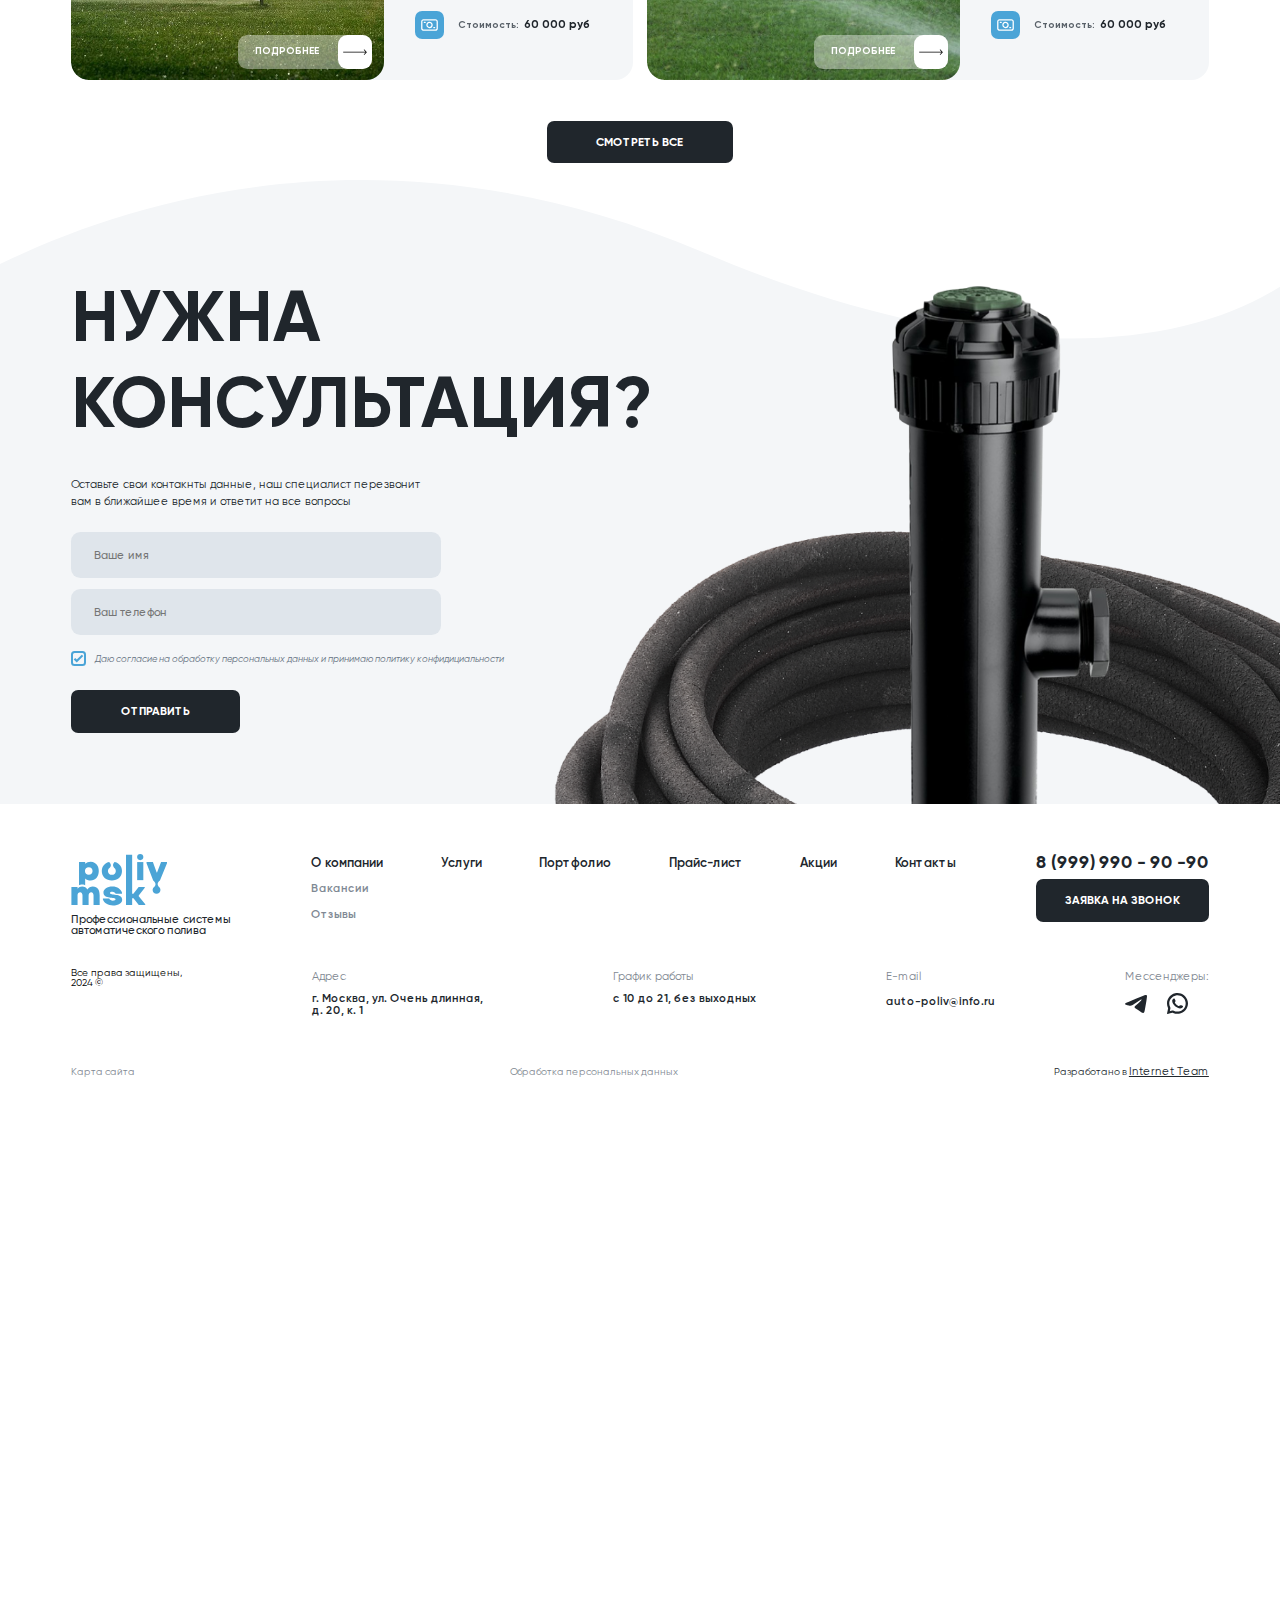
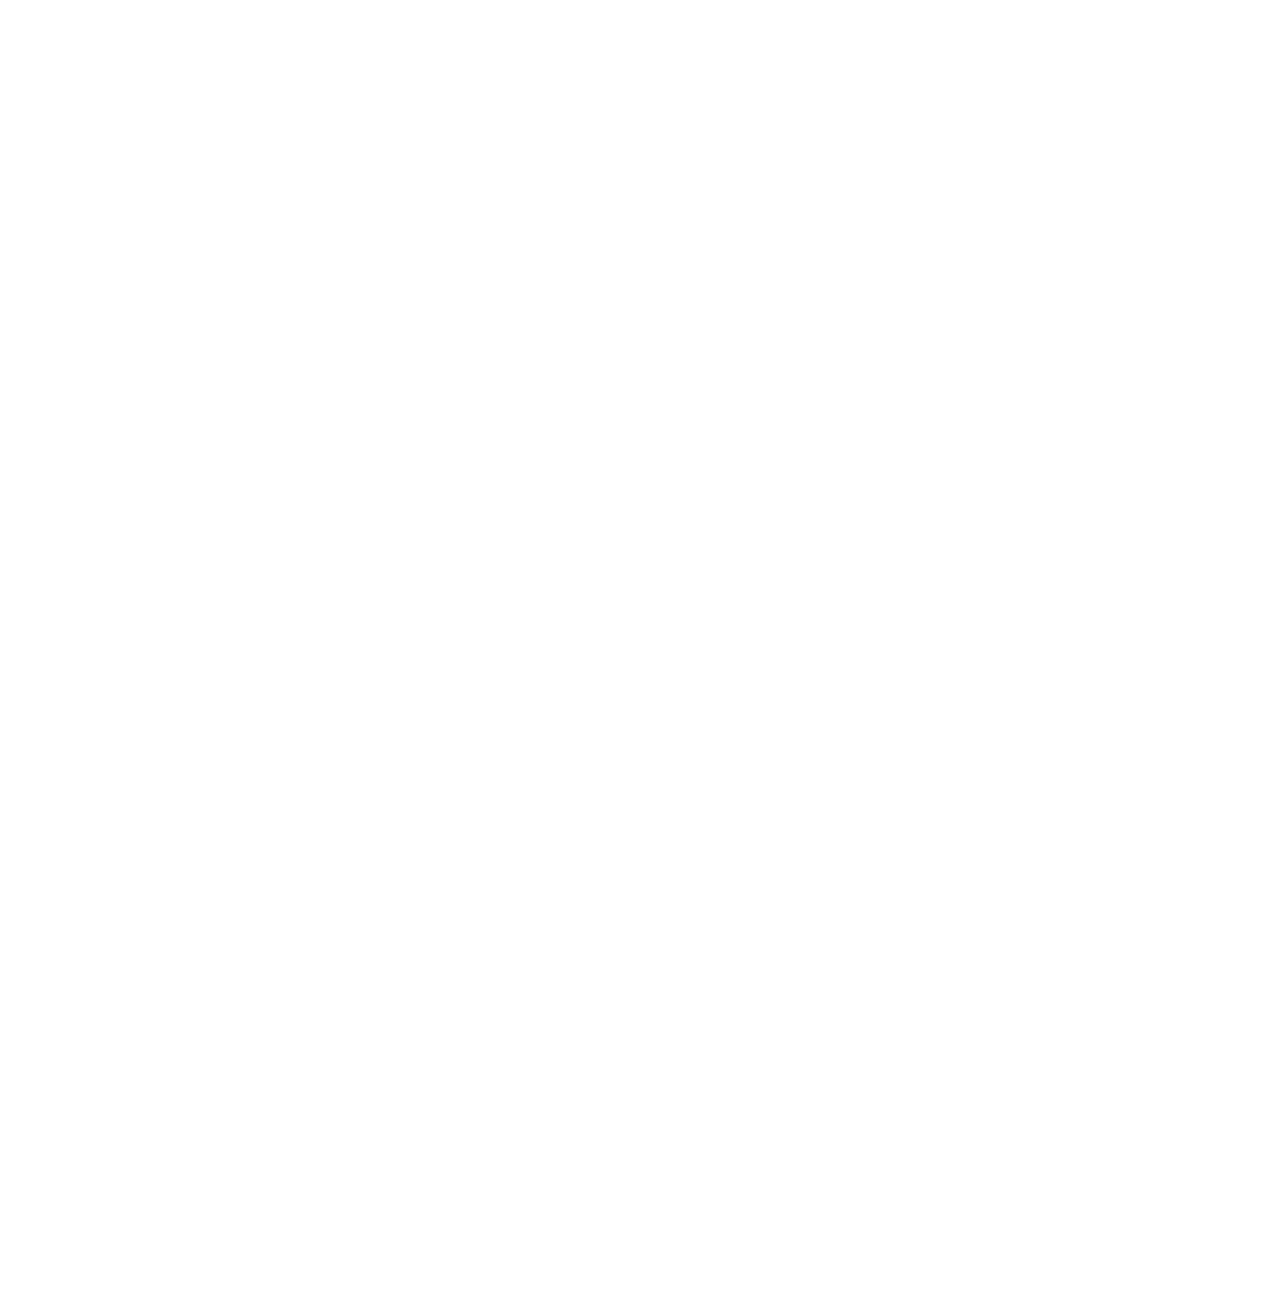
<file: usl-in.html>
<!DOCTYPE html>
<html lang="en">
<head>
	<meta charset="UTF-8">
	<title>
		Poliv Msk - Карточка услуги
	</title>
	<meta name="viewport" content="width=device-width, initial-scale=1, shrink-to-fit=no">
	<link rel="stylesheet" href="fonts/stylesheet.css">
	<link rel="stylesheet" href="css/reset.css">
	<link rel="stylesheet" href="css/main.css">
	<link rel="stylesheet" href="css/swiper-bundle.min.css">
	<link rel="stylesheet" href="css/jquery.fancybox.min.css">
	<link rel="stylesheet" href="css/media.css">
</head>
<body>

	<div class="modal backcall-modal" style="display: none;" id="backcall-modal">
		<div class="backcall-modal-wrp">
			<p class="backcall-modal-h">Заказать звонок</p>
			<p>
				Оставьте свои контакнты данные, наш специалист перезвонит вам
			</p>
			<form class="backcall-modal-form consult-form">
				<input type="text" class="input" name="Имя" placeholder="Ваше имя">
				<input type="tel" class="input user_phone" name="Телефон" placeholder="Ваш телефон">
				<label class="form-checkbox">
					<input type="checkbox" value="Да" name="Даю согласие на обработку персональных данных и принимаю политику конфидициальности" checked>
					<span>Даю согласие на обработку персональных данных и принимаю политику конфидициальности</span>
				</label>
				<input type="submit" class="black-button" value="Отправить">
			</form>
		</div>
	</div>

	<div class="modal backcall-modal" style="display: none;" id="backcall-thanks-modal">
		<div class="backcall-modal-thanks backcall-modal-wrp">
			<div>
				<p class="backcall-modal-h">СПАСИБО!</p>
				<p>
					Спасибо! Ваша заявка отправлена.
					Ожидайте звонка в ближайшее время.
				</p>
			</div>
		</div>
	</div>

	<div class="modal backcall-modal full-modal" style="display: none;" id="raschet-modal">
		<div class="backcall-modal-wrp">
			<p class="backcall-modal-h">рассчитать стоимость</p>
			<p>
				Оставьте свои контакнты данные и ожидайте рассчёта
			</p>
			<form class="backcall-modal-form consult-form">
				<input type="text" class="input" name="Имя" placeholder="Ваше имя">
				<input type="tel" class="input user_phone" name="Телефон" placeholder="Ваш телефон">
				<textarea name="Комментарий" placeholder="Комментарий" class="input"></textarea>
				<label class="form-file">
					<input type="file" name="Файл">
					<span>
						<span class="icon"></span>
						<span class="name">Прикрепите план вашего участка</span>
					</span>
				</label>
				<label class="form-checkbox">
					<input type="checkbox" value="Да" name="Даю согласие на обработку персональных данных и принимаю политику конфидициальности" checked>
					<span>Даю согласие на обработку персональных данных и принимаю политику конфидициальности</span>
				</label>
				<input type="submit" class="black-button" value="Отправить">
			</form>
		</div>
	</div>

	<div class="modal backcall-modal" style="display: none;" id="raschet-thanks-modal">
		<div class="backcall-modal-thanks backcall-modal-wrp">
			<div>
				<p class="backcall-modal-h">СПАСИБО!</p>
				<p>
					Спасибо! Ваша заявка отправлена.
					Ожидайте звонка в ближайшее время.
				</p>
			</div>
		</div>
	</div>

	<header id="header">
		<div class="wrp">
			<a href="/" class="header-logo">
				<img src="img/logo.svg" alt="logo">
			</a>
			<p class="header-logo-text">
				Профессиональные<br>
				системы автоматического<br>
				полива
			</p>
			<input id="header-menu__toggle" type="radio" style="display: none;" />
			<label class="header-menu__btn" for="header-menu__toggle">
				<div>
					<span></span>
				</div>
			</label>
			<ul class="header-menu">
				<li class="sub-li">
					<a href="#">О компании</a>
					<ul>
						<li>
							<a href="#">Вакансии</a>
						</li>
						<li>
							<a href="#">Отзывы</a>
						</li>
					</ul>
				</li>
				<li>
					<a href="#">Услуги</a>
				</li>
				<li>
					<a href="#">Портфолио</a>
				</li>
				<li>
					<a href="#">Прайс-лист</a>
				</li>
				<li>
					<a href="#">Акции</a>
				</li>
				<li>
					<a href="#">Контакты</a>
				</li>
			</ul>
			<div class="header-right">
				<a href="tel:8 (999) 990 - 90 -90" class="header-right-phone">8 (999) 990 - 90 -90</a>
				<a data-options='{"touch" : false}' data-fancybox data-src="#backcall-modal" href="javascript:;" class="header-right-backcall">заявка на обратный звонок</a>
			</div>
		</div>
	</header>

	<section id="breadcrumbs">
		<div class="wrp">
			<ul>
				<li>
					<a href="#">Главная</a>
				</li>
				<li>
					<a href="#">Каталог услуг</a>
				</li>
				<li>
					<span>Проектирование</span>
				</li>
			</ul>
		</div>
	</section>

	<section id="usl-in">
		<div class="usl-in-banner" style="background: url(img/usl-img1.png) no-repeat center center / cover;">
			<div class="wrp">
				<h1>проектирование</h1>
				<a data-options='{"touch" : false}' data-fancybox data-src="#raschet-modal" href="javascript:;" class="blue-button">рассчитать стоимость</a>
			</div>
		</div>
		<div class="wrp">
			<div class="usl-in-text">
				<p>Далеко-далеко за словесными горами в стране гласных и согласных живут рыбные тексты. Вдали от всех живут они в буквенных домах на берегу Семантика большого языкового океана. 
				Маленький ручеек Даль журчит по всей стране и обеспечивает ее всеми необходимыми правилами. Далеко-далеко за словесными горами в стране гласных и согласных живут рыбные тексты. Вдали от всех живут они в буквенных домах на берегу Семантика большого языкового океана. Маленький ручеек Даль журчит по всей стране и обеспечивает ее всеми необходимыми правилами.</p>
				<p>Далеко-далеко за словесными горами в стране гласных и согласных живут рыбные тексты. Вдали от всех живут они в буквенных домах на берегу Семантика большого языкового океана. 
				Маленький ручеек Даль журчит по всей стране и обеспечивает ее всеми необходимыми правилами. Далеко-далеко за словесными горами в стране гласных и согласных живут рыбные тексты. Вдали от всех живут они в буквенных домах на берегу Семантика большого языкового океана. Маленький ручеек Даль журчит по всей стране и обеспечивает ее всеми необходимыми правилами.</p>
				<ul>
					<li>Далеко-далеко за словесными горами в стране гласных и согласных живут рыбные тексты.</li>
					<li>Далеко-далеко за словесными горами в стране гласных и согласных живут рыбные тексты.</li>
				</ul>
			</div>
		</div>
	</section>

	<section id="oborud">
		<div class="wrp">
			<div class="usl-top">
				<h2 class="header-sec">оборудование</h2>
				<div class="oborud-slider-nav">
					<div class="prev">
						<svg width="57" height="8" viewBox="0 0 57 8" fill="none" xmlns="http://www.w3.org/2000/svg">
							<path d="M0.646446 4.35356C0.451183 4.1583 0.451183 3.84171 0.646446 3.64645L3.82843 0.464471C4.02369 0.269209 4.34027 0.269209 4.53553 0.464471C4.7308 0.659733 4.7308 0.976315 4.53553 1.17158L1.70711 4L4.53553 6.82843C4.7308 7.02369 4.7308 7.34028 4.53553 7.53554C4.34027 7.7308 4.02369 7.7308 3.82843 7.53554L0.646446 4.35356ZM57 4.5L1 4.5L1 3.5L57 3.5L57 4.5Z" fill="black"/>
						</svg>
					</div>
					<div class="next">
						<svg width="57" height="8" viewBox="0 0 57 8" fill="none" xmlns="http://www.w3.org/2000/svg">
							<path d="M56.3536 4.35356C56.5488 4.1583 56.5488 3.84171 56.3536 3.64645L53.1716 0.464471C52.9763 0.269209 52.6597 0.269209 52.4645 0.464471C52.2692 0.659733 52.2692 0.976315 52.4645 1.17158L55.2929 4L52.4645 6.82843C52.2692 7.02369 52.2692 7.34028 52.4645 7.53554C52.6597 7.7308 52.9763 7.7308 53.1716 7.53554L56.3536 4.35356ZM-4.37114e-08 4.5L56 4.5L56 3.5L4.37114e-08 3.5L-4.37114e-08 4.5Z" fill="black"/>
						</svg>
					</div>
				</div>
			</div>
			<div class="oborud-slider swiper">
				<div class="swiper-wrapper">
					<div class="swiper-slide">
						<div class="oborud-slider-item">
							<div class="logo">
								<img src="img/oborud-logo1.svg" alt="logo">
							</div>
							<p>
								Далеко-далеко за словесными горами в стране гласных и согласных живут рыбные тексты.
							</p>
						</div>
					</div>
					<div class="swiper-slide">
						<div class="oborud-slider-item">
							<div class="logo">
								<img src="img/oborud-logo2.svg" alt="logo">
							</div>
							<p>
								Далеко-далеко за словесными горами в стране гласных и согласных живут рыбные тексты.
							</p>
						</div>
					</div>
					<div class="swiper-slide">
						<div class="oborud-slider-item">
							<div class="logo">
								<img src="img/oborud-logo3.svg" alt="logo">
							</div>
							<p>
								Далеко-далеко за словесными горами в стране гласных и согласных живут рыбные тексты.
							</p>
						</div>
					</div>
					<div class="swiper-slide">
						<div class="oborud-slider-item">
							<div class="logo">
								<img src="img/oborud-logo1.svg" alt="logo">
							</div>
							<p>
								Далеко-далеко за словесными горами в стране гласных и согласных живут рыбные тексты.
							</p>
						</div>
					</div>
				</div>
			</div>
		</div>
	</section>

	<section id="reviews">
		<div class="wrp">
			<div class="usl-top">
				<h2 class="header-sec">отзывы</h2>
				<p>
					Наша компания оказывается различные услуги полного<br>
					спектра для установки систем атополива под ключ
				</p>
				<div class="reviews-slider-nav">
					<div class="prev">
						<svg width="57" height="8" viewBox="0 0 57 8" fill="none" xmlns="http://www.w3.org/2000/svg">
							<path d="M0.646446 4.35356C0.451183 4.1583 0.451183 3.84171 0.646446 3.64645L3.82843 0.464471C4.02369 0.269209 4.34027 0.269209 4.53553 0.464471C4.7308 0.659733 4.7308 0.976315 4.53553 1.17158L1.70711 4L4.53553 6.82843C4.7308 7.02369 4.7308 7.34028 4.53553 7.53554C4.34027 7.7308 4.02369 7.7308 3.82843 7.53554L0.646446 4.35356ZM57 4.5L1 4.5L1 3.5L57 3.5L57 4.5Z" fill="black"/>
						</svg>
					</div>
					<div class="next">
						<svg width="57" height="8" viewBox="0 0 57 8" fill="none" xmlns="http://www.w3.org/2000/svg">
							<path d="M56.3536 4.35356C56.5488 4.1583 56.5488 3.84171 56.3536 3.64645L53.1716 0.464471C52.9763 0.269209 52.6597 0.269209 52.4645 0.464471C52.2692 0.659733 52.2692 0.976315 52.4645 1.17158L55.2929 4L52.4645 6.82843C52.2692 7.02369 52.2692 7.34028 52.4645 7.53554C52.6597 7.7308 52.9763 7.7308 53.1716 7.53554L56.3536 4.35356ZM-4.37114e-08 4.5L56 4.5L56 3.5L4.37114e-08 3.5L-4.37114e-08 4.5Z" fill="black"/>
						</svg>
					</div>
				</div>
			</div>
			<div class="reviews-slider swiper">
				<div class="swiper-wrapper">
					<div class="swiper-slide">
						<div class="reviews-slider-item">
							<a href="img/review-img.png" data-fancybox class="img">
								<img src="img/review-img.png" alt="review-img">
							</a>
							<p class="date">
								Дата:
								<span>05.07.2023</span>
							</p>
						</div>
					</div>
					<div class="swiper-slide">
						<div class="reviews-slider-item">
							<a href="img/review-img.png" data-fancybox class="img">
								<img src="img/review-img.png" alt="review-img">
							</a>
							<p class="date">
								Дата:
								<span>05.07.2023</span>
							</p>
						</div>
					</div>
					<div class="swiper-slide">
						<div class="reviews-slider-item">
							<a href="img/review-img.png" data-fancybox class="img">
								<img src="img/review-img.png" alt="review-img">
							</a>
							<p class="date">
								Дата:
								<span>05.07.2023</span>
							</p>
						</div>
					</div>
					<div class="swiper-slide">
						<div class="reviews-slider-item">
							<a href="img/review-img.png" data-fancybox class="img">
								<img src="img/review-img.png" alt="review-img">
							</a>
							<p class="date">
								Дата:
								<span>05.07.2023</span>
							</p>
						</div>
					</div>
					<div class="swiper-slide">
						<div class="reviews-slider-item">
							<a href="img/review-img.png" data-fancybox class="img">
								<img src="img/review-img.png" alt="review-img">
							</a>
							<p class="date">
								Дата:
								<span>05.07.2023</span>
							</p>
						</div>
					</div>
					<div class="swiper-slide">
						<div class="reviews-slider-item">
							<a href="img/review-img.png" data-fancybox class="img">
								<img src="img/review-img.png" alt="review-img">
							</a>
							<p class="date">
								Дата:
								<span>05.07.2023</span>
							</p>
						</div>
					</div>
				</div>
			</div>
			<div class="usl-button">
				<a href="#" class="black-button">смотреть все</a>
			</div>
		</div>
	</section>

	<section id="faq">
		<div class="wrp">
			<h2 class="header-sec">вопрос-ответ</h2>
			<div class="faq">
				<div class="faq-item">
					<div class="faq-item-button">
						<p>очень длинный и важный вопрос от пользователя</p>
						<img src="img/breadcrumbs-blue-icon.svg" alt="faq-toggle">
					</div>
					<div class="faq-item-content">
						<p>Далеко-далеко за словесными горами в стране гласных и согласных живут рыбные тексты. Вдали от всех живут они в буквенных домах на берегу Семантика большого языкового океана. 
						Маленький ручеек Даль журчит по всей стране и обеспечивает ее всеми необходимыми правилами. Далеко-далеко за словесными горами в стране гласных и согласных живут рыбные тексты. Вдали от всех живут они в буквенных домах на берегу Семантика большого языкового океана. Маленький ручеек Даль журчит по всей стране и обеспечивает ее всеми необходимыми правилами.</p>
					</div>
				</div>
				<div class="faq-item">
					<div class="faq-item-button">
						<p>очень длинный и важный вопрос от пользователя</p>
						<img src="img/breadcrumbs-blue-icon.svg" alt="faq-toggle">
					</div>
					<div class="faq-item-content">
						<p>Далеко-далеко за словесными горами в стране гласных и согласных живут рыбные тексты. Вдали от всех живут они в буквенных домах на берегу Семантика большого языкового океана. 
						Маленький ручеек Даль журчит по всей стране и обеспечивает ее всеми необходимыми правилами. Далеко-далеко за словесными горами в стране гласных и согласных живут рыбные тексты. Вдали от всех живут они в буквенных домах на берегу Семантика большого языкового океана. Маленький ручеек Даль журчит по всей стране и обеспечивает ее всеми необходимыми правилами.</p>
					</div>
				</div>
				<div class="faq-item">
					<div class="faq-item-button">
						<p>очень длинный и важный вопрос от пользователя</p>
						<img src="img/breadcrumbs-blue-icon.svg" alt="faq-toggle">
					</div>
					<div class="faq-item-content">
						<p>Далеко-далеко за словесными горами в стране гласных и согласных живут рыбные тексты. Вдали от всех живут они в буквенных домах на берегу Семантика большого языкового океана. 
						Маленький ручеек Даль журчит по всей стране и обеспечивает ее всеми необходимыми правилами. Далеко-далеко за словесными горами в стране гласных и согласных живут рыбные тексты. Вдали от всех живут они в буквенных домах на берегу Семантика большого языкового океана. Маленький ручеек Даль журчит по всей стране и обеспечивает ее всеми необходимыми правилами.</p>
					</div>
				</div>
				<div class="faq-item">
					<div class="faq-item-button">
						<p>очень длинный и важный вопрос от пользователя</p>
						<img src="img/breadcrumbs-blue-icon.svg" alt="faq-toggle">
					</div>
					<div class="faq-item-content">
						<p>Далеко-далеко за словесными горами в стране гласных и согласных живут рыбные тексты. Вдали от всех живут они в буквенных домах на берегу Семантика большого языкового океана. 
						Маленький ручеек Даль журчит по всей стране и обеспечивает ее всеми необходимыми правилами. Далеко-далеко за словесными горами в стране гласных и согласных живут рыбные тексты. Вдали от всех живут они в буквенных домах на берегу Семантика большого языкового океана. Маленький ручеек Даль журчит по всей стране и обеспечивает ее всеми необходимыми правилами.</p>
					</div>
				</div>
				<div class="faq-item">
					<div class="faq-item-button">
						<p>очень длинный и важный вопрос от пользователя</p>
						<img src="img/breadcrumbs-blue-icon.svg" alt="faq-toggle">
					</div>
					<div class="faq-item-content">
						<p>Далеко-далеко за словесными горами в стране гласных и согласных живут рыбные тексты. Вдали от всех живут они в буквенных домах на берегу Семантика большого языкового океана. 
						Маленький ручеек Даль журчит по всей стране и обеспечивает ее всеми необходимыми правилами. Далеко-далеко за словесными горами в стране гласных и согласных живут рыбные тексты. Вдали от всех живут они в буквенных домах на берегу Семантика большого языкового океана. Маленький ручеек Даль журчит по всей стране и обеспечивает ее всеми необходимыми правилами.</p>
					</div>
				</div>
			</div>
		</div>
	</section>

	<section id="projects">
		<div class="wrp">
			<div class="usl-top">
				<h2 class="header-sec">выполненные проекты</h2>
				<div class="projects-slider-nav">
					<div class="prev">
						<svg width="57" height="8" viewBox="0 0 57 8" fill="none" xmlns="http://www.w3.org/2000/svg">
							<path d="M0.646446 4.35356C0.451183 4.1583 0.451183 3.84171 0.646446 3.64645L3.82843 0.464471C4.02369 0.269209 4.34027 0.269209 4.53553 0.464471C4.7308 0.659733 4.7308 0.976315 4.53553 1.17158L1.70711 4L4.53553 6.82843C4.7308 7.02369 4.7308 7.34028 4.53553 7.53554C4.34027 7.7308 4.02369 7.7308 3.82843 7.53554L0.646446 4.35356ZM57 4.5L1 4.5L1 3.5L57 3.5L57 4.5Z" fill="black"/>
						</svg>
					</div>
					<div class="next">
						<svg width="57" height="8" viewBox="0 0 57 8" fill="none" xmlns="http://www.w3.org/2000/svg">
							<path d="M56.3536 4.35356C56.5488 4.1583 56.5488 3.84171 56.3536 3.64645L53.1716 0.464471C52.9763 0.269209 52.6597 0.269209 52.4645 0.464471C52.2692 0.659733 52.2692 0.976315 52.4645 1.17158L55.2929 4L52.4645 6.82843C52.2692 7.02369 52.2692 7.34028 52.4645 7.53554C52.6597 7.7308 52.9763 7.7308 53.1716 7.53554L56.3536 4.35356ZM-4.37114e-08 4.5L56 4.5L56 3.5L4.37114e-08 3.5L-4.37114e-08 4.5Z" fill="black"/>
						</svg>
					</div>
				</div>
			</div>
			<div class="projects-slider swiper">
				<div class="swiper-wrapper">
					<div class="swiper-slide">
						<div class="projects-slider-item">
							<div class="img">
								<img src="img/project-img1.png" alt="project">
								<a href="#">подробнее<span></span></a>
							</div>
							<div class="info">
								<p class="info-name">
									Название<br> проекта
								</p>
								<p class="info-text">
									Тут будет какое-то небольшое описание, о выполненном проекте, которое займет две строки
								</p>
								<div class="info-items">
									<div class="info-item">
										<span class="info-item-icon">
											<img src="img/size-icon.svg" alt="size">
										</span>
										<p>Площадь: <span>20 соток</span></p>
									</div>
									<div class="info-item">
										<span class="info-item-icon">
											<img src="img/date-icon.svg" alt="date">
										</span>
										<p>Срок: <span>14 рабочих дней</span></p>
									</div>
									<div class="info-item">
										<span class="info-item-icon">
											<img src="img/price-icon.svg" alt="price">
										</span>
										<p>Стоимость: <span>60 000 руб</span></p>
									</div>
								</div>
							</div>
						</div>
					</div>
					<div class="swiper-slide">
						<div class="projects-slider-item">
							<div class="img">
								<img src="img/project-img2.png" alt="project">
								<a href="#">подробнее<span></span></a>
							</div>
							<div class="info">
								<p class="info-name">
									Название<br> проекта
								</p>
								<p class="info-text">
									Тут будет какое-то небольшое описание, о выполненном проекте, которое займет две строки
								</p>
								<div class="info-items">
									<div class="info-item">
										<span class="info-item-icon">
											<img src="img/size-icon.svg" alt="size">
										</span>
										<p>Площадь: <span>20 соток</span></p>
									</div>
									<div class="info-item">
										<span class="info-item-icon">
											<img src="img/date-icon.svg" alt="date">
										</span>
										<p>Срок: <span>14 рабочих дней</span></p>
									</div>
									<div class="info-item">
										<span class="info-item-icon">
											<img src="img/price-icon.svg" alt="price">
										</span>
										<p>Стоимость: <span>60 000 руб</span></p>
									</div>
								</div>
							</div>
						</div>
					</div>
					<div class="swiper-slide">
						<div class="projects-slider-item">
							<div class="img">
								<img src="img/project-img1.png" alt="project">
								<a href="#">подробнее<span></span></a>
							</div>
							<div class="info">
								<p class="info-name">
									Название<br> проекта
								</p>
								<p class="info-text">
									Тут будет какое-то небольшое описание, о выполненном проекте, которое займет две строки
								</p>
								<div class="info-items">
									<div class="info-item">
										<span class="info-item-icon">
											<img src="img/size-icon.svg" alt="size">
										</span>
										<p>Площадь: <span>20 соток</span></p>
									</div>
									<div class="info-item">
										<span class="info-item-icon">
											<img src="img/date-icon.svg" alt="date">
										</span>
										<p>Срок: <span>14 рабочих дней</span></p>
									</div>
									<div class="info-item">
										<span class="info-item-icon">
											<img src="img/price-icon.svg" alt="price">
										</span>
										<p>Стоимость: <span>60 000 руб</span></p>
									</div>
								</div>
							</div>
						</div>
					</div>
					<div class="swiper-slide">
						<div class="projects-slider-item">
							<div class="img">
								<img src="img/project-img2.png" alt="project">
								<a href="#">подробнее<span></span></a>
							</div>
							<div class="info">
								<p class="info-name">
									Название<br> проекта
								</p>
								<p class="info-text">
									Тут будет какое-то небольшое описание, о выполненном проекте, которое займет две строки
								</p>
								<div class="info-items">
									<div class="info-item">
										<span class="info-item-icon">
											<img src="img/size-icon.svg" alt="size">
										</span>
										<p>Площадь: <span>20 соток</span></p>
									</div>
									<div class="info-item">
										<span class="info-item-icon">
											<img src="img/date-icon.svg" alt="date">
										</span>
										<p>Срок: <span>14 рабочих дней</span></p>
									</div>
									<div class="info-item">
										<span class="info-item-icon">
											<img src="img/price-icon.svg" alt="price">
										</span>
										<p>Стоимость: <span>60 000 руб</span></p>
									</div>
								</div>
							</div>
						</div>
					</div>
				</div>
			</div>
			<div class="usl-button">
				<a href="#" class="black-button">смотреть все</a>
			</div>
		</div>
	</section>

	<section id="consult">
		<div class="wrp">
			<h2 class="header-sec">
				нужна<br>
				консультация?
			</h2>
			<p>
				Оставьте свои контакнты данные, наш специалист перезвонит<br>
				вам в ближайшее время и ответит на все вопросы
			</p>
			<form class="consult-form">
				<input type="text" class="input" name="Имя" placeholder="Ваше имя">
				<input type="tel" class="input user_phone" name="Телефон" placeholder="Ваш телефон">
				<label class="form-checkbox">
					<input type="checkbox" value="Да" name="Даю согласие на обработку персональных данных и принимаю политику конфидициальности" checked>
					<span>Даю согласие на обработку персональных данных и принимаю политику конфидициальности</span>
				</label>
				<input type="submit" class="black-button" value="Отправить">
			</form>
		</div>
		<img src="img/consult-img.png" alt="consult-img">
	</section>

	<footer id="footer">
		<div class="wrp">
			<div class="footer-top">
				<a href="/" class="footer-logo">
					<img src="img/logo.svg" alt="logo">
					<span>Профессиональные системы<br> автоматического полива</span>
				</a>
				<ul class="footer-menu">
					<li>
						<a href="#">О компании</a>
						<ul>
							<li>
								<a href="#">Вакансии</a>
							</li>
							<li>
								<a href="#">Отзывы</a>
							</li>
						</ul>
					</li>
					<li>
						<a href="#">Услуги</a>
					</li>
					<li>
						<a href="#">Портфолио</a>
					</li>
					<li>
						<a href="#">Прайс-лист</a>
					</li>
					<li>
						<a href="#">Акции</a>
					</li>
					<li>
						<a href="#">Контакты</a>
					</li>
				</ul>
				<div class="footer-top-right">
					<a href="tel:8 (999) 990 - 90 -90" class="footer-phone">8 (999) 990 - 90 -90</a>
					<a data-options='{"touch" : false}' data-fancybox data-src="#backcall-modal" href="javascript:;" class="black-button">заявка на звонок</a>
				</div>
			</div>
			<div class="footer-center">
				<p class="footer-copyright">
					Все права защищены,<br>
					2024 ©
				</p>
				<div class="footer-center-item">
					<p>Адрес</p>
					<p>
						г. Москва, ул. Очень длинная,<br>
						д. 20, к. 1
					</p>
				</div>
				<div class="footer-center-item">
					<p>График работы</p>
					<p>
						с 10 до 21, без выходных
					</p>
				</div>
				<div class="footer-center-item">
					<p>E-mail</p>
					<a href="mailto:auto-poliv@info.ru">auto-poliv@info.ru</a>
				</div>
				<div class="footer-center-item">
					<p>Мессенджеры:</p>
					<div class="footer-socials">
						<a href="#">
							<img src="img/telegram-black-icon.svg" alt="telegram">
						</a>
						<a href="#">
							<img src="img/whatsapp-black-icon.svg" alt="whatsapp">
						</a>
					</div>
				</div>
			</div>
			<div class="footer-bottom">
				<a href="#">Карта сайта</a>
				<a href="#">Обработка персональных данных</a>
				<p>Разработано в <a href="https://internet-team.ru/" target="_blank">Internet Team</a></p>
			</div>
		</div>
	</footer>

	<script src="js/all.js"></script>
	<script src="js/main.js"></script>
</body>
</html>
</file>
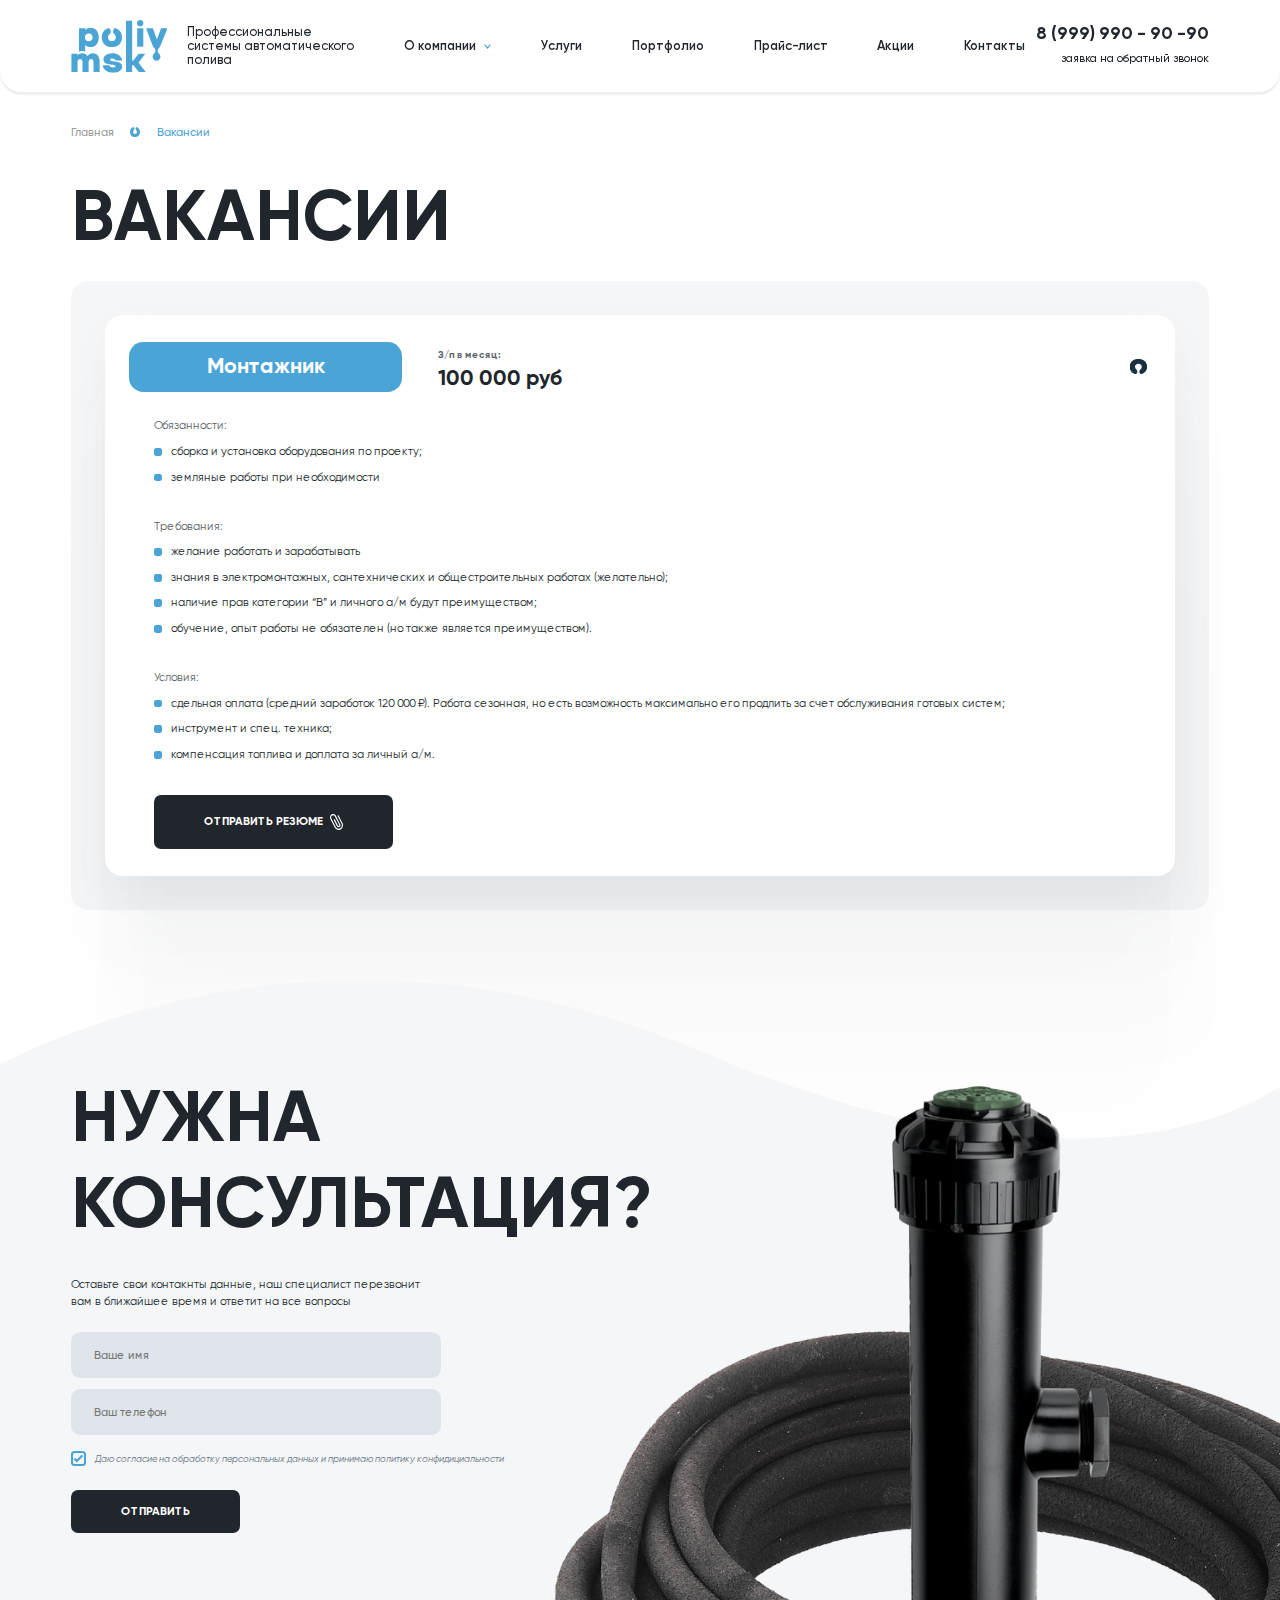
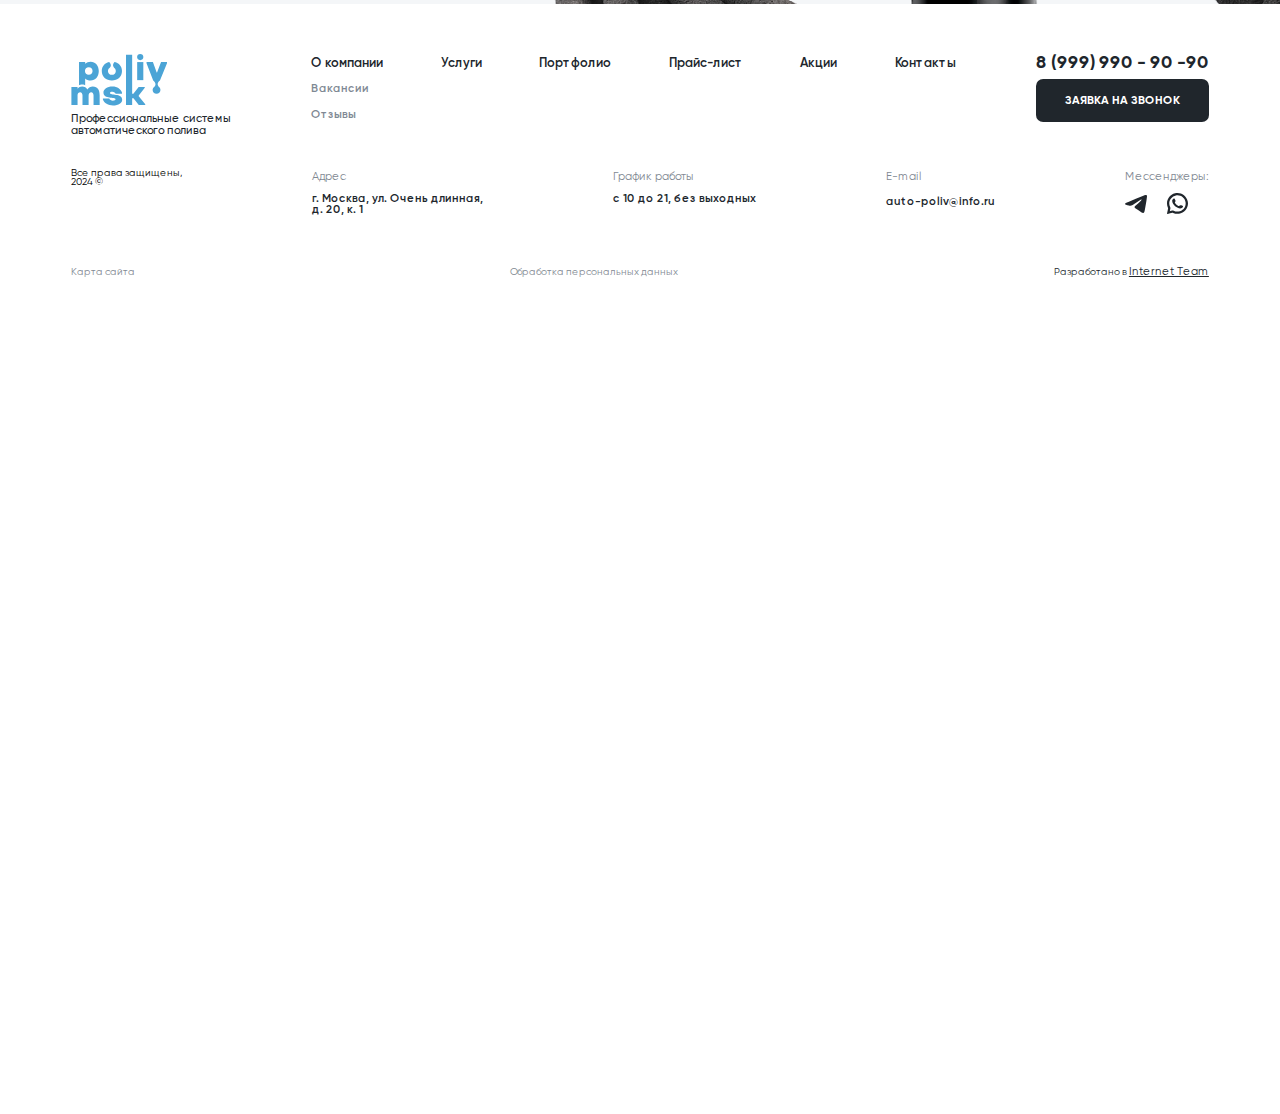
<file: vacancy.html>
<!DOCTYPE html>
<html lang="en">
<head>
	<meta charset="UTF-8">
	<title>
		Poliv Msk - Вакансии
	</title>
	<meta name="viewport" content="width=device-width, initial-scale=1, shrink-to-fit=no">
	<link rel="stylesheet" href="fonts/stylesheet.css">
	<link rel="stylesheet" href="css/reset.css">
	<link rel="stylesheet" href="css/main.css">
	<link rel="stylesheet" href="css/swiper-bundle.min.css">
	<link rel="stylesheet" href="css/jquery.fancybox.min.css">
	<link rel="stylesheet" href="css/media.css">
</head>
<body>

	<div class="modal backcall-modal" style="display: none;" id="backcall-modal">
		<div class="backcall-modal-wrp">
			<p class="backcall-modal-h">Заказать звонок</p>
			<p>
				Оставьте свои контакнты данные, наш специалист перезвонит вам
			</p>
			<form class="backcall-modal-form consult-form">
				<input type="text" class="input" name="Имя" placeholder="Ваше имя">
				<input type="tel" class="input user_phone" name="Телефон" placeholder="Ваш телефон">
				<label class="form-checkbox">
					<input type="checkbox" value="Да" name="Даю согласие на обработку персональных данных и принимаю политику конфидициальности" checked>
					<span>Даю согласие на обработку персональных данных и принимаю политику конфидициальности</span>
				</label>
				<input type="submit" class="black-button" value="Отправить">
			</form>
		</div>
	</div>

	<div class="modal backcall-modal" style="display: none;" id="backcall-thanks-modal">
		<div class="backcall-modal-thanks backcall-modal-wrp">
			<div>
				<p class="backcall-modal-h">СПАСИБО!</p>
				<p>
					Спасибо! Ваша заявка отправлена.
					Ожидайте звонка в ближайшее время.
				</p>
			</div>
		</div>
	</div>

	<div class="modal backcall-modal full-modal" style="display: none;" id="vacancy-modal">
		<div class="backcall-modal-wrp">
			<p class="backcall-modal-h">отправить резюме</p>
			<p>
				Оставьте свои контакнты данные
			</p>
			<form class="backcall-modal-form consult-form">
				<input type="text" class="input" name="Имя" placeholder="Ваше имя">
				<input type="tel" class="input user_phone" name="Телефон" placeholder="Ваш телефон">
				<textarea name="Комментарий" placeholder="Комментарий" class="input"></textarea>
				<label class="form-file">
					<input type="file" name="Файл">
					<span>
						<span class="icon"></span>
						<span class="name">Прикрепите файл с резюме</span>
					</span>
				</label>
				<label class="form-checkbox">
					<input type="checkbox" value="Да" name="Даю согласие на обработку персональных данных и принимаю политику конфидициальности" checked>
					<span>Даю согласие на обработку персональных данных и принимаю политику конфидициальности</span>
				</label>
				<input type="submit" class="black-button" value="Отправить">
			</form>
		</div>
	</div>

	<div class="modal backcall-modal" style="display: none;" id="vacancy-thanks-modal">
		<div class="backcall-modal-thanks backcall-modal-wrp">
			<div>
				<p class="backcall-modal-h">СПАСИБО!</p>
				<p>
					Спасибо! Ваше резюме отправлено.
					Ожидайте звонка в ближайшее время.
				</p>
			</div>
		</div>
	</div>

	<header id="header">
		<div class="wrp">
			<a href="/" class="header-logo">
				<img src="img/logo.svg" alt="logo">
			</a>
			<p class="header-logo-text">
				Профессиональные<br>
				системы автоматического<br>
				полива
			</p>
			<input id="header-menu__toggle" type="radio" style="display: none;" />
			<label class="header-menu__btn" for="header-menu__toggle">
				<div>
					<span></span>
				</div>
			</label>
			<ul class="header-menu">
				<li class="sub-li">
					<a href="#">О компании</a>
					<ul>
						<li>
							<a href="#">Вакансии</a>
						</li>
						<li>
							<a href="#">Отзывы</a>
						</li>
					</ul>
				</li>
				<li>
					<a href="#">Услуги</a>
				</li>
				<li>
					<a href="#">Портфолио</a>
				</li>
				<li>
					<a href="#">Прайс-лист</a>
				</li>
				<li>
					<a href="#">Акции</a>
				</li>
				<li>
					<a href="#">Контакты</a>
				</li>
			</ul>
			<div class="header-right">
				<a href="tel:8 (999) 990 - 90 -90" class="header-right-phone">8 (999) 990 - 90 -90</a>
				<a data-options='{"touch" : false}' data-fancybox data-src="#backcall-modal" href="javascript:;" class="header-right-backcall">заявка на обратный звонок</a>
			</div>
		</div>
	</header>

	<section id="breadcrumbs">
		<div class="wrp">
			<ul>
				<li>
					<a href="#">Главная</a>
				</li>
				<li>
					<span>Вакансии</span>
				</li>
			</ul>
		</div>
	</section>

	<section id="vacancy">
		<div class="wrp">
			<h1 class="header-sec">вакансии</h1>
			<div class="vacancy">
				<div class="vacancy-item active">
					<div class="vacancy-item-top">
						<p class="name">Монтажник</p>
						<p class="price">
							З/п в месяц:
							<span>100 000 руб</span>
						</p>
						<img src="img/breadcrumbs-blue-icon.svg" alt="faq-toggle">
					</div>
					<div class="vacancy-item-content">
						<div class="block">
							<p>Обязанности:</p>
							<ul>
								<li>сборка и установка оборудования по проекту;</li>
								<li>земляные работы при необходимости</li>
							</ul>
						</div>
						<div class="block">
							<p>Требования:</p>
							<ul>
								<li>желание работать и зарабатывать</li>
								<li>знания в электромонтажных, сантехнических и общестроительных работах (желательно);</li>
								<li>наличие прав категории “B” и личного а/м будут преимуществом;</li>
								<li>обучение, опыт работы не обязателен (но также является преимуществом).</li>
							</ul>
						</div>
						<div class="block">
							<p>Условия:</p>
							<ul>
								<li>сдельная оплата (средний заработок 120 000 ₽). Работа сезонная, но есть возможность максимально его продлить за счет обслуживания готовых систем;</li>
								<li>инструмент и спец. техника;</li>
								<li>компенсация топлива и доплата за личный а/м.</li>
							</ul>
						</div>
						<p class="price">
							З/п в месяц:
							<span>100 000 руб</span>
						</p>
						<a data-options='{"touch" : false}' data-fancybox data-src="#vacancy-modal" href="javascript:;" class="black-button">
							<span>отправить резюме<img src="img/file-icon.svg" alt="file"></span>
						</a>
					</div>
				</div>
			</div>
		</div>
	</section>

	<section id="consult">
		<div class="wrp">
			<h2 class="header-sec">
				нужна<br>
				консультация?
			</h2>
			<p>
				Оставьте свои контакнты данные, наш специалист перезвонит<br>
				вам в ближайшее время и ответит на все вопросы
			</p>
			<form class="consult-form">
				<input type="text" class="input" name="Имя" placeholder="Ваше имя">
				<input type="tel" class="input user_phone" name="Телефон" placeholder="Ваш телефон">
				<label class="form-checkbox">
					<input type="checkbox" value="Да" name="Даю согласие на обработку персональных данных и принимаю политику конфидициальности" checked>
					<span>Даю согласие на обработку персональных данных и принимаю политику конфидициальности</span>
				</label>
				<input type="submit" class="black-button" value="Отправить">
			</form>
		</div>
		<img src="img/consult-img.png" alt="consult-img">
	</section>

	<footer id="footer">
		<div class="wrp">
			<div class="footer-top">
				<a href="/" class="footer-logo">
					<img src="img/logo.svg" alt="logo">
					<span>Профессиональные системы<br> автоматического полива</span>
				</a>
				<ul class="footer-menu">
					<li>
						<a href="#">О компании</a>
						<ul>
							<li>
								<a href="#">Вакансии</a>
							</li>
							<li>
								<a href="#">Отзывы</a>
							</li>
						</ul>
					</li>
					<li>
						<a href="#">Услуги</a>
					</li>
					<li>
						<a href="#">Портфолио</a>
					</li>
					<li>
						<a href="#">Прайс-лист</a>
					</li>
					<li>
						<a href="#">Акции</a>
					</li>
					<li>
						<a href="#">Контакты</a>
					</li>
				</ul>
				<div class="footer-top-right">
					<a href="tel:8 (999) 990 - 90 -90" class="footer-phone">8 (999) 990 - 90 -90</a>
					<a data-options='{"touch" : false}' data-fancybox data-src="#backcall-modal" href="javascript:;" class="black-button">заявка на звонок</a>
				</div>
			</div>
			<div class="footer-center">
				<p class="footer-copyright">
					Все права защищены,<br>
					2024 ©
				</p>
				<div class="footer-center-item">
					<p>Адрес</p>
					<p>
						г. Москва, ул. Очень длинная,<br>
						д. 20, к. 1
					</p>
				</div>
				<div class="footer-center-item">
					<p>График работы</p>
					<p>
						с 10 до 21, без выходных
					</p>
				</div>
				<div class="footer-center-item">
					<p>E-mail</p>
					<a href="mailto:auto-poliv@info.ru">auto-poliv@info.ru</a>
				</div>
				<div class="footer-center-item">
					<p>Мессенджеры:</p>
					<div class="footer-socials">
						<a href="#">
							<img src="img/telegram-black-icon.svg" alt="telegram">
						</a>
						<a href="#">
							<img src="img/whatsapp-black-icon.svg" alt="whatsapp">
						</a>
					</div>
				</div>
			</div>
			<div class="footer-bottom">
				<a href="#">Карта сайта</a>
				<a href="#">Обработка персональных данных</a>
				<p>Разработано в <a href="https://internet-team.ru/" target="_blank">Internet Team</a></p>
			</div>
		</div>
	</footer>

	<script src="js/all.js"></script>
	<script src="js/main.js"></script>
</body>
</html>
</file>
<file: fonts/stylesheet.css>
@font-face {
	font-family: 'Gilroy';
	src: url('Gilroy-Regular.ttf');
	font-weight: 400;
	font-style: normal;
}
@font-face {
	font-family: 'Gilroy';
	src: url('Gilroy-RegularItalic.ttf');
	font-weight: 400;
	font-style: italic;
}
@font-face {
	font-family: 'Gilroy';
	src: url('Gilroy-Medium.ttf');
	font-weight: 500;
	font-style: normal;
}
@font-face {
	font-family: 'Gilroy';
	src: url('Gilroy-SemiBold.ttf');
	font-weight: 600;
	font-style: normal;
}
@font-face {
	font-family: 'Gilroy';
	src: url('Gilroy-Bold.ttf');
	font-weight: 700;
	font-style: normal;
}
@font-face {
	font-family: 'Gilroy';
	src: url('Gilroy-Light.ttf');
	font-weight: 300;
	font-style: normal;
}
</file>
<file: css/main.css>
* {
	box-sizing: border-box;
}
html {
	overflow-x: hidden;
}
body {
	overflow-x: hidden;
	padding-right: 0 !important;
	background: #fff;
	position: relative;
}
.compensate-for-scrollbar {
	margin-right: 0 !important;
}
p,a,li,div,button,input,textarea {
	font-family: "Gilroy", sans-serif;
	color: rgb(32, 38, 44);
	font-size: 16px;
	line-height: 24px;
	font-weight: 400;
	font-variant-numeric: lining-nums;
}
p strong {
	font-weight: 700;
}
h1,h2,h3 {
	color: #20262C;
	font-family: "Gilroy", sans-serif;
	font-weight: 700;
	line-height: 150%;
	text-transform: uppercase;
}
a, a:hover, a:active, a:focus, textarea,
button, input, button:hover, button:active, button:focus,
input:focus, input:active {
	text-decoration: none !important;
	outline: none !important;
}
strong {
	font-weight: 600;
}
i {
	font-style: italic;
}
input.button,
button {
	border: none;
}
a {
	cursor: pointer;
}
h2:not(.header-sec) {
	font-size: 40px;
	margin-bottom: 40px;
}
h3 {
	font-size: 30px;
	margin-bottom: 32px;
	font-weight: 700;
}
h4 {
	text-transform: uppercase;
	font-weight: 700;
	margin-bottom: 32px;
}
.fancybox-button svg path {
	fill: #fff !important;
}
.wrp {
	width: 1600px;
	margin: 0 auto;
}
.header-sec {
	color: rgb(32, 38, 44);
	font-size: 100px;
	font-weight: 700;
	line-height: 121px;
	text-transform: uppercase;
}
.black-button {
	padding: 18px 70px;
	text-align: center;
	border-radius: 10px;
	background: rgb(32, 38, 44);
	color: rgb(255, 255, 255);
	font-weight: 700;
	text-transform: uppercase;
	transition: .4s;
	border: none;
	display: inline-block;
}
.black-button:hover {
	background: rgb(74, 164, 215);
}
.blue-button {
	padding: 18px 70px;
	text-align: center;
	border-radius: 10px;
	background: rgb(74, 164, 215);
	color: rgb(255, 255, 255);
	font-weight: 700;
	text-transform: uppercase;
	transition: .4s;
	border: none;
	display: inline-block;
}
.blue-button:hover {
	background: rgb(32, 38, 44);
}

#breadcrumbs {
	padding: 174px 0 46px 0;
}
#breadcrumbs ul {
	display: flex;
}
#breadcrumbs ul li:first-child {
	margin-left: 0;
}
#breadcrumbs ul li {
	margin: 0 20px 0 40px;
	position: relative;
}
#breadcrumbs ul li:not(:first-child):before {
	content: "";
	width: 15px;
	height: 13px;
	background: url("../img/breadcrumbs-grey-icon.svg") no-repeat center center;
	position: absolute;
	top: 5px;
	left: -38px;
}
#breadcrumbs ul li:last-child:before {
	background: url("../img/breadcrumbs-blue-icon.svg") no-repeat center center;
}
#breadcrumbs ul li a {
	color: #9B9B9B;
	font-weight: 500;
}
#breadcrumbs ul li span {
	color: #4BA4D6;
	font-weight: 500;
}

/* HEADER */

#header {
	border-radius: 0px 0px 30px 30px;
	box-shadow: 0px 4px 2px 0px rgba(0, 0, 0, 0.07);
	background: rgb(255, 255, 255);
	padding: 28px 0;
	position: fixed;
	top: 0;
	left: 0;
	width: 100%;
	z-index: 5;
}
#header.fix {
	padding: 12px 0;
}
#header .wrp {
	display: flex;
	align-items: center;
}
.header-logo-text {
	margin-left: 28px;
	font-size: 18px;
	line-height: 110%;
	font-weight: 500;
}
.header-menu {
	display: flex;
	align-items: center;
}
.header-menu > li {
	margin-left: 70px;
	position: relative;
}
.header-menu > li > a {
	font-size: 18px;
	font-weight: 600;
}
.header-menu > li.sub-li > a {
	position: relative;
	padding-right: 22px;
}
.header-menu > li.sub-li > a:before {
	content: "";
	position: absolute;
	right: 0;
	top: 6px;
	width: 11px;
	height: 11px;
	background: url("../img/vector-bottom.svg") no-repeat center center / 100%;
}
.header-menu > li > ul {
	min-width: 100%;
    border-radius: 12px;
    position: absolute;
    background: #fff;
    box-shadow: 0px 0px 20px rgba(0, 0, 0, .2);
    padding: 0px 20px;
    margin-top: 0px;
    transition: .4s;
    height: 0px;
    overflow: hidden;
}
.header-menu > li > ul li {
	position: relative;
	top: 50px;
	transition: .4s;
}
.header-menu > li > ul li:not(:last-child) {
	margin-bottom: 5px;
}
.header-menu > li.sub-li:hover > a + ul {
	height: fit-content;
	padding: 10px 20px;
}
.header-menu > li.sub-li:hover > a + ul li {
	top: 0;
}
.header-right {
	text-align: right;
	margin-left: auto;
}
.header-right-phone {
	display: block;
	margin-bottom: 12px;
	font-size: 25px;
	font-weight: 700;
}
.header-right-backcall {
	font-weight: 500;
}
#header,
#header * {
	transition: .4s;
}
#header.opacity {
	background: transparent;
	box-shadow: none;
	border-bottom: 1px solid rgba(255, 255, 255, 0.35);
	border-radius: 0;
}
#header.opacity .header-logo-text {
	color: rgba(255, 255, 255, 0.56);
}
#header.opacity .header-menu > li > a,
#header.opacity .header-right-phone,
#header.opacity .header-right-backcall {
	color: #fff;
}
#header.opacity .header-menu > li.sub-li > a:before {
	background: url("../img/vector-bottom-white.svg") no-repeat center center;
}

/* MAIN */

#main {
	background: url("../img/main-bg.png") no-repeat center center / cover;
	height: 100vh;
	min-height: 920px;
	display: flex;
	align-items: flex-end;
	padding-bottom: 210px;
	border-radius: 0 0 40px 40px;
	overflow: hidden;
	position: relative;
}
#main > video {
	position: absolute;
	top: 0;
	left: 0;
	width: 100%;
	height: 100%;
	object-fit: cover;
}
#main:before {
	content: "";
	width: 100%;
	height: 100%;
	position: absolute;
	top: 0;
	left: 0;
	background: linear-gradient(180.00deg, rgba(0, 0, 0, 0.84),rgba(0, 0, 0, 0) 41.902%),rgba(32, 38, 44, 0.2);
	border-radius: 0 0 40px 40px;
	z-index: 2;
}
#main .wrp {
	position: relative;
	z-index: 3;
}
#main h1 {
	color: rgb(255, 255, 255);
	margin-bottom: 16px;
	font-size: 110px;
	font-weight: 700;
	line-height: 120px;
}
#main h1 + p {
	text-transform: uppercase;
	font-size: 40px;
	color: #fff;
	margin-bottom: 30px;
}
.main-form {
	display: flex;
	align-items: flex-end;
	flex-flow: wrap;
	width: 368px;
	position: relative;
}
.main-form p {
	color: rgb(181, 181, 181);
	font-size: 14px;
	font-style: italic;
	margin-bottom: 8px;
}
.main-form .input {
	border-radius: 13px;
	background: rgba(255, 255, 255, .2);
	padding: 15px 120px 15px 32px;
	height: 57px;
	color: rgb(255, 255, 255);
	font-weight: 700;
	border: none;
}
.main-form .input::placeholder {
	color: rgb(255, 255, 255);
}
.main-form .btn {
	border-radius: 13px;
	background: rgb(255, 255, 255) url("../img/btn-arrow.svg") no-repeat center center;
	font-size: 0px;
	width: 57px;
	height: 57px;
	position: absolute;
	right: 0;
	bottom: 0;
	border: none;
}
.main-socials {
	position: absolute;
	right: 22px;
	top: calc(50%);
	z-index: 3;
}
.main-socials a {
	width: 51px;
	height: 51px;
	border-radius: 10px;
	background: rgb(74, 164, 215);
	display: flex;
	justify-content: center;
	align-items: center;
	margin-bottom: 12px;
}

/* USL */

#usl {
	padding: 115px 0;
}
.usl-top {
	display: flex;
	align-items: flex-end;
	margin-bottom: 32px;
}
.usl-top p {
	margin-bottom: 20px;
	margin-left: 40px;
}
.usl-slider-nav {
	display: flex;
	align-items: flex-end;
	margin-left: auto;
}
.usl-slider-nav .prev,
.usl-slider-nav .next {
	cursor: pointer;
	height: 70px;
	display: flex;
	align-items: center;
	margin-left: 11px;
	margin-bottom: 10px;
}
.usl-slider {
	width: calc(100% + (100vw - 1600px)/2);
}
.usl-slider .swiper-slide {
	width: fit-content;
}
.usl-slider-item {
	width: 385px;
	height: 495px;
	border-radius: 25px;
	display: flex;
	align-items: flex-end;
	justify-content: center;
	position: relative;
	overflow: hidden;
	padding: 16px 14px;
}
.usl-slider-item img {
	width: 100%;
	height: 100%;
	object-fit: cover;
	position: absolute;
	top: 0;
	left: 0;
	transition: .4s;
}
.usl-slider-item:before {
	content: "";
	background: rgba(32, 38, 44, 0.55);
	position: absolute;
	top: 0;
	left: 0;
	width: 100%;
	height: 100%;
	opacity: 0;
	z-index: 1;
	transition: .4s;
}
.usl-slider-item:hover:before {
	opacity: 1;
}
.usl-slider-item-button {
	width: 100%;
	border-radius: 15px;
	background: rgb(255, 255, 255) url("../img/usl-item-arrow.svg") no-repeat center right 34px;
	padding: 21px 30px;
	transition: .4s;
	font-weight: 700;
	text-transform: uppercase;
	display: block;
	z-index: 2;
	position: relative;
	transition: .4s;
}
.usl-button {
	display: flex;
	justify-content: center;
	align-items: center;
	margin-top: 58px;
}
.usl-button .black-button {
	display: inline-block;
}

/* PROJECTS */

.projects-slider-nav {
	display: flex;
	align-items: flex-end;
	margin-left: auto;
}
.projects-slider-nav .prev,
.projects-slider-nav .next {
	cursor: pointer;
	height: 70px;
	display: flex;
	align-items: center;
	margin-left: 11px;
	margin-bottom: 10px;
}
#projects .usl-top {
	margin-bottom: 62px;
}
.projects-slider-item {
	display: flex;
	border-radius: 25px;
	background: rgb(244, 246, 248);
	overflow: hidden;
}
.projects-slider-item .img {
	width: 440px;
	min-height: 515px;
	border-radius: 25px;
	overflow: hidden;
	position: relative;
	display: flex;
	align-items: flex-end;
	justify-content: flex-end;
	padding: 15px 17px;
}
.projects-slider-item .img img {
	width: 100%;
	height: 100%;
	object-fit: cover;
	position: absolute;
	top: 0;
	left: 0;
}
.projects-slider-item .img:before {
	content: "";
	background: rgba(32, 38, 44, 0.55);
	position: absolute;
	top: 0;
	left: 0;
	width: 100%;
	height: 100%;
	opacity: 0;
	z-index: 1;
	transition: .4s;
}
.projects-slider-item:hover .img:before {
	opacity: 1;
}
.projects-slider-item .img a {
	position: relative;
	padding: 12px 74px 12px 24px;
	display: inline-block;
	border-radius: 13px;
	background: rgba(255, 255, 255, .4);
	color: rgb(255, 255, 255);
	font-size: 14px;
	font-weight: 700;
	text-transform: uppercase;
	z-index: 2;
}
.projects-slider-item .img a span {
	border-radius: 13px;
	background: rgb(255, 255, 255) url("../img/btn-arrow.svg") no-repeat center center;
	width: 48px;
	height: 48px;
	position: absolute;
	right: 0;
	top: 0;
}
.projects-slider-item .info {
	width: calc(100% - 440px);
	padding: 58px 26px 26px 44px;
}
.projects-slider-item .info-name {
	font-size: 30px;
	font-weight: 700;
	line-height: 36px;
	margin-bottom: 22px;
	min-height: 72px;
}
.projects-slider-item .info-text {
	color: #000;
	line-height: 24px;
	min-height: 120px;
	margin-bottom: 10px;
}
.projects-slider-item .info-item {
	margin-bottom: 28px;
	display: flex;
	align-items: center;
}
.projects-slider-item .info-item:last-child {
	margin-bottom: 0;
}
.projects-slider-item .info-item .info-item-icon {
	width: 40px;
	height: 40px;
	border-radius: 10px;
	background: rgb(74, 164, 215);
	margin-right: 20px;
	display: flex;
	justify-content: center;
	align-items: center;
}
.projects-slider-item .info-item p {
	width: calc(100% - 60px);
	color: rgb(89, 97, 105);
	font-size: 14px;
	font-weight: 700;
}
.projects-slider-item .info-item p span {
	color: rgb(32, 38, 44);
	margin-left: 4px;
	font-size: 16px;
	font-weight: 700;
	display: inline-block;
}

/* WORK */

#work {
	padding: 226px 0 120px 0;
	background: url("../img/work-bg.svg") no-repeat top 80px center;
	position: relative;
	z-index: 2;
}
.work-slider-nav {
	display: flex;
	align-items: flex-end;
	margin-left: auto;
}
.work-slider-nav .prev,
.work-slider-nav .next {
	cursor: pointer;
	height: 70px;
	display: flex;
	align-items: center;
	margin-left: 11px;
	margin-bottom: 10px;
}
#work .swiper-pagination-progressbar {
	position: relative;
	margin: -62px 0 116px 2px;
	background-color: transparent;
	height: 4px;
	border-bottom: 5px solid rgba(74, 164, 215, 0.3);
	width: calc(100% - 2px);
}
#work .swiper-pagination-progressbar-fill {
	background-color: rgb(74, 164, 215);
	height: 5px;
	top: 0px;
}
.work-slider-pagination {
	position: relative;
}
.work-slider-pagination .swiper-pagination-custom {
	position: relative;
	list-style: none;
	margin: 1rem 0;
	padding: 0;
	line-height: 1.66;
	bottom: 0;
	z-index: 11;
	width: 100%;
	display: flex;
	justify-content: space-between;
}
.work-slider-pagination .swiper-pagination-custom .swiper-pagination-switch {
	position: relative;
	width: 25%;
	display: block;
	cursor: pointer;
}
.work-slider-pagination .swiper-pagination-custom .swiper-pagination-switch .switch-title {
	position: relative;
	display: block;
	color: rgb(74, 164, 215);
	font-size: 20px;
	font-weight: 700;
	right: 0;
	transition: 0.2s all ease-in-out;
	transition-delay: .4s;
	cursor: pointer;
	z-index: 1;
}
.work-slider-pagination .swiper-pagination-custom .swiper-pagination-switch .switch-number {
	width: 90px;
	height: 90px;
	margin-top: 22px;
	border-radius: 50%;
	color: #fff;
	font-size: 50px;
	font-weight: 700;
	line-height: 48px;
	text-transform: uppercase;
	display: flex;
	justify-content: center;
	align-items: center;
	transition: .4s;
	box-shadow: 0px 0px 50px 0px rgba(74, 164, 215, 0.7);
	background: rgb(74, 164, 215);
}
.work-slider-pagination .swiper-pagination-custom .swiper-pagination-switch.active ~ .swiper-pagination-switch .switch-title {
	color: rgb(167, 190, 204);
}
.work-slider-pagination .swiper-pagination-custom .swiper-pagination-switch.active ~ .swiper-pagination-switch .switch-number {
	width: 70px;
	height: 70px;
	margin-top: 32px;
	background: rgb(193, 221, 238);
	box-shadow: none;
	color: rgb(74, 109, 129);
	font-size: 40px;
}

.work-slider-item,
.work-slider {
	overflow: visible !important;
}
.work-slider > .swiper-wrapper > .swiper-slide {
	transition: .4s;
}
.work-slider > .swiper-wrapper > .swiper-slide:not(.swiper-slide-active) {
	opacity: 0;
}
.work-slider-item .swiper-wrapper {
	justify-content: space-between;
}
.work-slider-item .swiper-wrapper .swiper-slide {
	width: calc(50% - 10px);
	height: auto;
}
.swiper-slide:last-child .work-slider-item .swiper-wrapper .swiper-slide {
	height: inherit;
}
.work-slider-item-block {
	width: 100%;
	height: 100%;
	border-radius: 25px;
	box-shadow: 1px 23px 50px 0px rgba(113, 120, 127, 0.05),6px 90px 90px 0px rgba(113, 120, 127, 0.04),13px 203px 122px 0px rgba(113, 120, 127, 0.03),23px 360px 144px 0px rgba(113, 120, 127, 0.01),35px 563px 158px 0px rgba(113, 120, 127, 0);
	background: rgb(255, 255, 255);
	padding: 35px;
}
.work-slider-item-block .top {
	display: flex;
	align-items: center;
	justify-content: space-between;
	margin-bottom: 16px;
}
.work-slider-item-block .top-name {
	font-size: 30px;
	font-weight: 700;
	line-height: 36px;
}
.work-slider-item-block .top-num {
	color: rgb(74, 164, 215);
	font-size: 30px;
	font-weight: 700;
	line-height: 36px;
}
.work-slider-item-block .content {
	margin-bottom: 40px;
}
.work-slider-item-block .content p {
	margin-bottom: 18px;
}
.work-slider-item-block .content ul li {
	position: relative;
	padding-left: 23px;
	margin-bottom: 18px;
}
.work-slider-item-block .content ul li:before {
	content: "";
	width: 11px;
	height: 11px;
	border-radius: 3px;
	background: rgb(74, 164, 215);
	position: absolute;
	top: 7px;
	left: 0;
}
.work-slider-item-block .content .list-flex {
	display: flex;
	justify-content: space-between;
}
.work-slider-item-block .content .list-flex ul {
	width: 47%;
}

.work-slider-item-block .bottom p {
	display: flex;
	align-items: flex-end;
	color: rgb(89, 97, 105);
	font-size: 14px;
	font-weight: 700;
}
.work-slider-item-block .bottom p a {
	font-size: 20px;
	font-weight: 700;
	margin-left: 12px;
	margin-bottom: 2px;
}
.work-slider-item-block .bottom .black-button {
	display: inline-block;
	margin-top: 20px;
}
.work-slider-item-nav {
	display: none;
}
.work-slider-button {
	display: none;
}

/* ABOUT */

#about {
	padding: 240px 0 190px 0;
	background: url("../img/about-bg.jpg") no-repeat center center / cover;
	margin-top: -266px;
	position: relative;
	z-index: 1;
	border-radius: 0 0 40px 40px;
	overflow: hidden;
}
#about .header-sec {
	color: #fff;
	margin-bottom: 32px;
}
#about .header-sec ~ p {
	width: 50%;
	color: rgb(255, 255, 255);
	margin-bottom: 40px;
	font-size: 20px;
	font-weight: 500;
	line-height: 30px;
}
#about .blue-button {
	display: inline-block;
}

@media (min-width: 1921px) {
	#work {
		background-size: 100%;
		background-position: bottom center;
	}
}
@media (min-width: 2160px) {
	#work {
		background: #F4F6F8;
		padding: 120px 0 60px 0;
		margin-top: 100px;
	}
	#about {
		margin-top: 0;
		padding-top: 120px;
		z-index: 3;
	}
}

/* REVIEWS */

#reviews {
	padding: 100px 0 36px 0;
}
.reviews-slider-nav {
	display: flex;
	align-items: flex-end;
	margin-left: auto;
}
.reviews-slider-nav .prev,
.reviews-slider-nav .next {
	cursor: pointer;
	height: 70px;
	display: flex;
	align-items: center;
	margin-left: 11px;
	margin-bottom: 10px;
}
.reviews-slider {
	width: calc(100% + (100vw - 1600px)/2);
}
.reviews-slider .swiper-slide {
	width: fit-content;
}
.reviews-slider-item {
	width: 385px;
	border-radius: 25px;
	padding: 16px 18px;
	background: rgb(237, 239, 241);
}
.reviews-slider-item .img {
	display: block;
	overflow: hidden;
	width: 100%;
	border-radius: 20px;
	height: 400px;
	margin-bottom: 34px;
}
.reviews-slider-item .img img {
	width: 100%;
	height: 100%;
	object-fit: cover;
}
.reviews-slider-item .date {
	color: rgb(89, 97, 105);
	font-size: 14px;
	font-weight: 700;
}
.reviews-slider-item .date span {
	color: rgb(32, 38, 44);
	font-size: 20px;
	font-weight: 700;
	margin-left: 12px;
}

/* CONSULT */

#consult {
	background: url("../img/consult-bg.svg") no-repeat bottom center;
	padding: 155px 0 100px 0;
	position: relative;
	overflow: hidden;
}
#consult .header-sec {
	margin-bottom: 42px;
}
.consult-form {
	margin-top: 32px;
}
.consult-form .input {
	display: block;
	border: none;
	border-radius: 13px;
	background: rgb(223, 229, 235);
	padding: 20px 32px;
	margin-bottom: 16px;
	width: 520px;
	font-weight: 500;
	resize: none;
}
.consult-form .form-checkbox {
	margin-bottom: 28px;
	display: block;
}
.consult-form .form-checkbox input {
	display: none;
}
.consult-form .form-checkbox span {
	color: rgb(100, 114, 129);
	font-family: Gilroy;
	font-size: 13px;
	font-weight: 400;
	font-style: italic;
	padding: 5px 0 5px 34px;
	display: flex;
	align-items: center;
	position: relative;
	cursor: pointer;
}
.consult-form .form-checkbox span:before {
	content: "";
	width: 15px;
	height: 15px;
	border: 3px solid rgb(74, 164, 215);
	border-radius: 5px;
	position: absolute;
	left: 0;
}
.consult-form .form-checkbox span:after {
	content: "";
	width: 21px;
	height: 21px;
	background: url("../img/check.svg") no-repeat center center;
	position: absolute;
	left: 0;
	transition: .4s;
	opacity: 0;
}
.consult-form .form-checkbox input:checked + span:after {
	opacity: 1;
}
#consult > img {
	position: absolute;
	bottom: 0;
	right: -100px;
}
@media (min-width: 1921px) {
	#consult {
		background-size: 100%;
		background-position: top center;
	}
}
.consult-form .form-file {
	display: block;
	width: 100%;
	margin-bottom: 17px;
}
.consult-form .form-file input {
	display: none;
}
.consult-form .form-file > span {
	display: flex;
	align-items: center;
	cursor: pointer;
}
.consult-form .form-file > span .icon {
	width: 39px;
	height: 39px;
	background: #4BA4D6 url("../img/file-icon.svg") no-repeat center center;
	margin-right: 10px;
	border-radius: 10px;
}
.consult-form .form-file > span .name {
	width: calc(100% - 50px);
}

/* FOOTER */

#consult + #footer {
	border-top: none;
}
#footer {
	padding: 70px 0;
	border-top: 1px solid #B3BAC1;
}
.footer-top {
	display: flex;
	justify-content: space-between;
	margin-bottom: 44px;
}
.footer-logo {
	display: block;
}
.footer-logo span {
	font-weight: 500;
	display: block;
	line-height: 100%;
	margin-top: 10px;
}
.footer-menu {
	display: flex;
}
.footer-menu > li {
	margin-left: 81px;
}
.footer-menu > li:first-child {
	margin-left: 0;
}
.footer-menu > li > a {
	font-size: 18px;
	font-weight: 600;
}
.footer-menu > li ul li {
	margin-top: 12px;
}
.footer-menu > li ul li a {
	color: rgb(127, 137, 148);
	font-weight: 600;
}
.footer-phone {
	display: block;
	margin-bottom: 12px;
	font-size: 25px;
	font-weight: 700;
}
.footer-top-right .black-button {
    display: block;
    padding: 18px 40px;
}
.footer-center {
	display: flex;
	justify-content: space-between;
	margin-bottom: 66px;
}
.footer-copyright {
	color: rgb(0, 0, 0);
	font-size: 14px;
	line-height: 100%;
}
.footer-center-item p:first-child {
	color: rgb(127, 136, 146);
	margin-bottom: 12px;
}
.footer-center-item p:not(:first-child),
.footer-center-item a {
	font-weight: 600;
	line-height: 16px;
}
.footer-socials {
	display: flex;
	align-items: center;
}
.footer-socials a {
	margin-right: 28px;
}
.footer-bottom {
	display: flex;
	align-items: center;
	justify-content: space-between;
}
.footer-bottom > a {
	color: rgb(127, 136, 146);
	font-size: 14px;
}
.footer-bottom p {
	font-size: 14px;
}
.footer-bottom p a {
	text-decoration: underline !important;
}

/* ABOUT */

#about-in {
	padding: 50px 0 112px 0;
}
.about-in {
	display: flex;
	justify-content: space-between;
	align-items: center;
	margin-top: 20px;
}
.about-text {
	width: 594px;
}
.about-text p {
	line-height: 30px;
}
.about-text p:not(:last-child) {
	margin-bottom: 30px;
}
.about-adva {
	width: calc(100% - 594px - 80px);
	padding: 80px 60px;
	border-radius: 25px;
	background: rgb(244, 246, 248);
	display: flex;
	justify-content: space-between;
}
.about-adva-item {
	width: calc(100%/3 - 140px/3);
	text-align: center;
}
.about-adva-item .icon {
	width: 92px;
	height: 92px;
	border-radius: 50%;
	box-shadow: 0px 0px 50px 0px rgba(74, 164, 215, 0.7);
	background: rgb(74, 164, 215);
	margin: 0 auto 20px auto;
	display: flex;
	justify-content: center;
	align-items: center;
}
.about-adva-item .head {
	font-size: 20px;
	font-weight: 700;
	margin-bottom: 16px;
}

/* RECV */

#recv {
	padding-bottom: 110px;
}
.recv {
	margin-top: 40px;
	display: flex;
	justify-content: space-between;
}
.recv-block {
	width: calc(50% - 10px);
	padding: 62px 76px 0 62px;
	border-radius: 25px;
	box-shadow: 1px 23px 50px 0px rgba(113, 120, 127, 0.05),6px 90px 90px 0px rgba(113, 120, 127, 0.04),13px 203px 122px 0px rgba(113, 120, 127, 0.03),23px 360px 144px 0px rgba(113, 120, 127, 0.01),35px 563px 158px 0px rgba(113, 120, 127, 0);
	background: rgb(255, 255, 255);
}
.recv-block-item {
	margin-bottom: 60px;
	color: rgb(0, 0, 0);
}
.recv-block-item span {
	display: block;
	color: rgb(32, 38, 44);
	margin-bottom: 16px;
	font-size: 30px;
	font-weight: 700;
}

/* USL-MAIN */

#usl-main {
	padding: 22px 0 60px 0;
}
#usl-main .header-sec ~ p {
	margin-top: 24px;
	line-height: 30px;
}
.usl-main-list {
	display: flex;
	gap: 20px;
	flex-flow: wrap;
	margin-top: 60px;
}
.usl-main-list .usl-slider-item {
	margin-bottom: 15px;
}

/* USL-IN */

#usl-in {
	padding-bottom: 50px;
}
.usl-in-banner {
	border-radius: 0 0 30px 30px;
	height: 586px;
	width: 100%;
	display: flex;
	align-items: flex-end;
	padding: 50px 0;
	overflow: hidden;
	position: relative;
}
.usl-in-banner:before {
	content: "";
	width: 100%;
	height: 100%;
	position: absolute;
	top: 0;
	left: 0;
	background: rgba(32, 38, 44, 0.4);
}
.usl-in-banner .wrp {
	position: relative;
	z-index: 2;
}
.usl-in-banner h1 {
	color: rgb(255, 255, 255);
	font-size: 125px;
	font-weight: 700;
	line-height: 151px;
	text-transform: uppercase;
	margin-bottom: 20px;
}
.usl-in-banner .blue-button {
	display: inline-block;
	padding: 22px 54px;
}
.usl-in-text {
	margin-top: 42px;
}
.usl-in-text p {
	line-height: 30px;
	margin-bottom: 20px;
}
.usl-in-text ul li {
    list-style-type: disc;
    margin-left: 16px;
}

/* OBORUD */

#oborud {
	padding: 200px 0 250px 0;
	background: url("../img/oborud-bg.svg") no-repeat top left;
}
.oborud-slider-nav {
	display: flex;
	align-items: flex-end;
	margin-left: auto;
}
.oborud-slider-nav .prev,
.oborud-slider-nav .next {
	cursor: pointer;
	height: 70px;
	display: flex;
	align-items: center;
	margin-left: 11px;
	margin-bottom: 10px;
}
.oborud-slider {
	margin-top: 50px;
	overflow: visible !important;
}
.oborud-slider .swiper-slide {
	transition: .4s;
	opacity: 0;
}
.oborud-slider .swiper-slide.swiper-slide-active,
.oborud-slider .swiper-slide.swiper-slide-active + .swiper-slide,
.oborud-slider .swiper-slide.swiper-slide-active + .swiper-slide + .swiper-slide,
.oborud-slider .swiper-slide.swiper-slide-active + .swiper-slide + .swiper-slide + .swiper-slide {
	opacity: 1;
}
.oborud-slider-item {
	padding: 40px 38px 50px 50px;
	border-radius: 25px;
	box-shadow: 1px 23px 50px 0px rgba(113, 120, 127, 0.05),6px 90px 90px 0px rgba(113, 120, 127, 0.04),13px 203px 122px 0px rgba(113, 120, 127, 0.03),23px 360px 144px 0px rgba(113, 120, 127, 0.01),35px 563px 158px 0px rgba(113, 120, 127, 0);
	background: rgb(255, 255, 255);
}
.oborud-slider-item .logo {
	height: 52px;
	display: flex;
	align-items: center;
	margin-bottom: 30px;
}
.oborud-slider-item .logo img {
	max-height: 100%;
	max-width: 80%;
}
.oborud-slider-item p {
	line-height: 30px;
}

/* FAQ */

#faq {
	padding: 40px 0 70px 0;
}
.faq {
	margin-top: 60px;
}
.faq-item {
	border-radius: 25px;
	box-shadow: 1px 23px 50px 0px rgba(113, 120, 127, 0.05),6px 90px 90px 0px rgba(113, 120, 127, 0.04),13px 203px 122px 0px rgba(113, 120, 127, 0.03),23px 360px 144px 0px rgba(113, 120, 127, 0.01),35px 563px 158px 0px rgba(113, 120, 127, 0);
	background: rgb(255, 255, 255);
	margin-bottom: 25px;
	border: 1px solid transparent;
	transition: .4s;
}
.faq-item.active {
	border: 1px solid rgb(32, 38, 44);
	box-shadow: 1px 23px 50px 0px rgba(113, 120, 127, 0.05),6px 90px 90px 0px rgba(113, 120, 127, 0.04),13px 203px 122px 0px rgba(113, 120, 127, 0.03),23px 360px 144px 0px rgba(113, 120, 127, 0.01),35px 563px 158px 0px rgba(113, 120, 127, 0);
}
.faq-item-button {
	display: flex;
	justify-content: space-between;
	align-items: center;
	padding: 36px 36px 36px 52px;
	cursor: pointer;
}
.faq-item-button p {
	font-size: 18px;
	font-weight: 700;
	text-transform: uppercase;
	width: calc(100% - 50px);
}
.faq-item-button img {
	transition: .4s;
	width: 35px;
}
.faq-item.active .faq-item-button img {
    transform: rotate(180deg) scale(.7);
    filter: brightness(.3);
}
.faq-item-content {
	padding: 0 36px 0 52px;
	height: 0px;
	transition: .4s;
	opacity: 0;
	overflow: hidden;
}
.faq-item.active .faq-item-content {
	height: auto;
	padding: 0px 36px 36px 52px;
	opacity: 1;
}

/* PORTFOLIO */

#portfolio {
	padding-bottom: 60px;
}
.portfolio-map {
	margin: 16px 0 50px 0;
	position: relative;
}
.portfolio-map iframe {
	width: 100%;
}
.portfolio-map-item {
	width: 380px;
	border-radius: 20px;
	box-shadow: 0px 4px 10px 0px rgba(0, 0, 0, 0.25);
	background: rgb(255, 255, 255);
	padding: 9px;
	display: flex;
	align-items: center;
}
.portfolio-map-item img {
	width: 134px;
	height: 148px;
	margin-right: 22px;
	border-radius: 15px;
}
.portfolio-map-item .info {
	width: calc(100% - 134px - 22px);
}
.portfolio-map-item .info-name {
	font-weight: 700;
	margin-bottom: 14px;
}
.portfolio-map-item .info-name + p {
	font-size: 14px;
	color: #000;
	line-height: 20px;
}
.portfolio-list {
	display: flex;
	justify-content: space-between;
	flex-flow: wrap;
}
.portfolio-list .projects-slider-item {
	width: calc(50% - 10px);
	margin-bottom: 52px;
}

/* PORTFOLIO-IN */

#portfolio-in {
	padding: 20px 0 80px 0;
}
.portfolio-in {
	padding: 42px 45px 70px 42px;
	border-radius: 25px;
	background: rgb(244, 246, 248);
	display: flex;
	justify-content: space-between;
}
.portfolio-in-gallery {
	width: 845px;
	display: flex;
	align-items: center;
	flex-flow: wrap;
	justify-content: space-between;
}
.portfolio-in-gallery .main {
	width: 100%;
	height: 500px;
	border-radius: 25px;
	overflow: hidden;
	margin-bottom: 25px;
}
.portfolio-in-gallery .main img {
	width: 100%;
	height: 100%;
	object-fit: cover;
}
.portfolio-in-gallery .thumbs {
	width: calc(100% - 208px);
	height: 95px;
}
.portfolio-in-gallery .prev,
.portfolio-in-gallery .next {
	width: 56px;
	height: 56px;
	display: flex;
	align-items: center;
	justify-content: center;
	cursor: pointer;
}
.portfolio-in-gallery .thumbs .swiper-slide {
	border-radius: 15px;
	overflow: hidden;
	cursor: pointer;
}
.portfolio-in-gallery .thumbs .swiper-slide img {
	width: 100%;
	height: 100%;
	object-fit: cover;
	transition: .4s;
	opacity: .3;
}
.portfolio-in-gallery .thumbs .swiper-slide.swiper-slide-thumb-active img {
	opacity: 1;
}

.portfolio-in-info {
	width: calc(100% - 845px - 115px);
	padding-top: 34px;
}
.portfolio-in-info .name {
	font-size: 30px;
	font-weight: 700;
	margin-bottom: 20px;
	text-transform: none;
}
.portfolio-in-info .text-wrp {
	height: 110px;
	margin-bottom: 40px;
	padding-right: 30px;
}
.portfolio-in-info .text {
	line-height: 30px;
}
.portfolio-in-info .text-wrp .scrollbar-track-y {
	width: 4px;
	opacity: 1;
	border-radius: 4px;
	background: rgba(127, 136, 146, 0.44);
}
.portfolio-in-info .text-wrp .scrollbar-track-y .scrollbar-thumb {
	width: 4px;
	background: rgb(75, 164, 214);
	border-radius: 4px;
}
.portfolio-in-info .info-item {
	margin-bottom: 28px;
	display: flex;
	align-items: center;
}
.portfolio-in-info .info-item:last-child {
	margin-bottom: 0;
}
.portfolio-in-info .info-item .info-item-icon {
	width: 40px;
	height: 40px;
	border-radius: 10px;
	background: rgb(74, 164, 215);
	margin-right: 20px;
	display: flex;
	justify-content: center;
	align-items: center;
}
.portfolio-in-info .info-item p {
	width: calc(100% - 60px);
	color: rgb(89, 97, 105);
	font-size: 14px;
	font-weight: 700;
}
.portfolio-in-info .info-item p span {
	color: rgb(32, 38, 44);
	margin-left: 4px;
	font-size: 16px;
	font-weight: 700;
	display: inline-block;
}
.portfolio-in-info .price {
	margin-top: 56px;
	color: rgb(89, 97, 105);
	font-size: 14px;
	font-weight: 700;
}
.portfolio-in-info .price span {
	color: rgb(32, 38, 44);
	display: block;
	font-size: 30px;
	font-weight: 700;
	margin-top: 20px;
}
.portfolio-in-info .black-button {
	display: inline-block;
	margin-top: 34px;
}

#portfolio-in ~ #projects {
	padding-bottom: 50px;
}

/* PRICE */

#price {
	padding-bottom: 95px;
}
.price-in-top {
	display: flex;
	align-items: center;
	justify-content: space-between;
	margin-bottom: 25px;
}
.price-wrp {
	border-radius: 25px;
	background: rgb(244, 246, 248);
	padding: 20px;
}
.price-top {
	display: flex;
	flex-flow: wrap;
	gap: 20px;
	margin-bottom: 20px;
}
.price-top-item {
	width: calc(25% - 60px/4);
	padding: 20px 24px;
	border-radius: 20px;
	background: rgb(75, 164, 214);
	display: flex;
	align-items: center;
	cursor: pointer;
	transition: .4s;
}
.price-top-item.active {
	box-shadow: 0px 0px 15px rgb(75, 164, 214);
}
.price-top-item .icon {
	width: 45px;
	display: flex;
	align-items: center;
	justify-content: center;
	margin-right: 16px;
}
.price-top-item .icon img {
	max-width: 100%;
}
.price-top-item p {
	color: rgb(255, 255, 255);
	font-size: 20px;
	font-weight: 700;
}
.price-tabs-item {
	height: 0px;
	overflow: hidden;
	opacity: 0;
	transition: .4s;
}
.price-tabs-item.active {
	height: auto;
	opacity: 1;
}
.price-main-top {
	border-radius: 20px;
	background: rgb(210, 219, 228);
	padding: 27px 50px;
	display: flex;
	justify-content: space-between;
	align-items: center;
	position: relative;
	z-index: 2;
}
.price-main-top p {
	font-size: 18px;
	font-weight: 600;
}
.price-main-item-top {
	padding: 15px 50px;
	border-radius: 20px;
	background: rgb(231, 236, 241);
	display: flex;
	justify-content: space-between;
	align-items: center;
}
.price-main-item:nth-child(1) .price-main-item-top {
	border-radius: 0 0 20px 20px;
	margin-top: -13px;
	position: relative;
	z-index: 0;
	padding: 28px 50px 15px 50px;
}
.price-main-item-top p {
	font-weight: 600;
}
.price-main-item-block {
	padding: 15px 50px;
	display: flex;
	justify-content: space-between;
	align-items: center;
}
.price-main p:nth-child(1) {
	width: calc(100% - 174px*2 - 450px);
	padding-right: 50px;
}
.price-main p:nth-child(2),
.price-main p:nth-child(3) {
	width: 174px;
	text-align: center;
	padding: 0 10px;
}
.price-main p:nth-child(4) {
	width: 450px;
	padding-left: 50px;
}
.price-main-content {
	position: relative;
}
.price-main-content .line.first {
    width: 1px;
    height: calc(100% - 30px);
    background: rgb(32, 38, 44);
    position: absolute;
    right: 495px;
    top: 30px;
}
.price-main-content .line.second {
    width: 1px;
    height: calc(100% - 30px);
    background: rgb(32, 38, 44);
    position: absolute;
    right: 671px;
    top: 30px;
}
.price-main-content .line.third {
    width: 1px;
    height: calc(100% - 30px);
    background: rgb(32, 38, 44);
    position: absolute;
    right: 848px;
    top: 30px;
}

/* VACANCY */

#vacancy {
	padding-bottom: 75px;
}
.vacancy {
	margin-top: 30px;
	border-radius: 25px;
	background: rgb(244, 246, 248);
	padding: 48px;
}
.vacancy-item {
	margin-bottom: 30px;
	padding: 38px 34px;
	border-radius: 25px;
	box-shadow: 1px 23px 50px 0px rgba(113, 120, 127, 0.05),6px 90px 90px 0px rgba(113, 120, 127, 0.04),13px 203px 122px 0px rgba(113, 120, 127, 0.03),23px 360px 144px 0px rgba(113, 120, 127, 0.01),35px 563px 158px 0px rgba(113, 120, 127, 0);
	background: rgb(255, 255, 255);
}
.vacancy-item:last-child {
	margin-bottom: 0;
}
.vacancy-item-top {
	display: flex;
	align-items: center;
	cursor: pointer;
}
.vacancy-item-top .name {
	min-width: 384px;
	border-radius: 20px;
	padding: 23px;
	background: rgb(75, 164, 214);
	text-align: center;
	color: rgb(255, 255, 255);
	margin-right: 50px;
	font-size: 30px;
	font-weight: 700;
}
.vacancy-item-top .price {
	color: rgb(89, 97, 105);
	font-size: 14px;
	font-weight: 700;
}
.vacancy-item-top .price span {
	display: block;
	color: rgb(32, 38, 44);
	font-size: 30px;
	font-weight: 700;
	margin-top: 8px;
}
.vacancy-item-top > img {
	transition: .4s;
	width: 35px;
	margin-left: auto;
}
.vacancy-item.active .vacancy-item-top > img {
    transform: rotate(180deg) scale(.7);
    filter: brightness(.3);
}
.vacancy-item-content {
	padding: 0 35px;
	height: 0px;
	transition: .4s;
	opacity: 0;
	overflow: hidden;
}
.vacancy-item.active .vacancy-item-content {
	height: auto;
	padding: 36px 35px 0 35px;
	opacity: 1;
}
.vacancy-item-content .block {
	margin-bottom: 45px;
}
.vacancy-item-content .block p {
	color: rgb(89, 97, 105);
}
.vacancy-item-content .block ul li {
	position: relative;
	padding-left: 23px;
	margin-top: 12px;
}
.vacancy-item-content .block ul li:before {
	content: "";
	width: 11px;
	height: 11px;
	border-radius: 3px;
	background: rgb(74, 164, 215);
	position: absolute;
	top: 7px;
	left: 0;
}
.vacancy-item-content .price {
	display: none;
}
.vacancy-item-content .black-button {
	padding: 26px 70px;
	display: inline-block;
}
.vacancy-item-content .black-button span {
	display: flex;
	align-items: center;
}
.vacancy-item-content .black-button img {
	margin-left: 10px;
}

/* AKCII */

#akcii {
	padding-bottom: 130px;
}
#akcii .header-sec + p {
	line-height: 30px;
}
.akcii {
	margin-top: 30px;
	display: flex;
	flex-flow: wrap;
	gap: 20px;
}
.akcii-item {
	width: 385px;
	height: 463px;
	border-radius: 25px;
	overflow: hidden;
	display: flex;
	align-items: flex-end;
	padding: 14px;
	position: relative;
}
.akcii-item .full-link {
	position: absolute;
	top: 0;
	left: 0;
	width: 100%;
	height: 100%;
	z-index: 5;
}
.akcii-item:before {
	content: "";
	width: 100%;
	height: 100%;
	position: absolute;
	top: 0;
	left: 0;
	z-index: 3;
	background: rgba(32, 38, 44, 0.55);
	opacity: 0;
	transition: .4s;
}
.akcii-item:hover:before {
	opacity: 1;
}
.akcii-item > img {
	width: 100%;
	height: 100%;
	object-fit: cover;
	position: absolute;
	top: 0;
	left: 0;
	z-index: 2;
}
.akcii-item-info {
	position: relative;
	z-index: 4;
	padding: 25px 30px 15px 30px;
	border-radius: 15px;
	background: rgb(255, 255, 255);
}
.akcii-item-info .name {
	font-weight: 700;
	margin-bottom: 16px;
	text-transform: uppercase;
	min-height: 48px;
}
.akcii-item-info .date {
	color: rgb(106, 106, 106);
	margin-bottom: 16px;
}
.akcii-item-info .link {
	color: rgb(75, 164, 214);
	font-weight: 700;
	line-height: 19px;
	text-decoration: underline !important;
	padding-right: 60px;
	background: url("../img/blue-arrow.svg") no-repeat center right;
}

/* AKCII-IN */

#akcii-in {
	padding-top: 30px;
}
.akcii-in {
	padding: 42px 38px 60px 45px;
	border-radius: 25px;
	background: rgb(244, 246, 248);
	display: flex;
	justify-content: space-between;
}
.akcii-in-img {
	width: 845px;
	height: 500px;
	border-radius: 25px;
	overflow: hidden;
	position: relative;
	display: flex;
	align-items: flex-end;
	justify-content: flex-end;
	padding: 26px;
}
.akcii-in-img > img {
	position: absolute;
	top: 0;
	left: 0;
	width: 100%;
	height: 100%;
	object-fit: cover;
}
.akcii-in-img-adva {
	width: 100%;
	justify-content: flex-end;
	display: flex;
	align-items: center;
	position: relative;
	z-index: 2;
	flex-flow: wrap;
}
.akcii-in-img-adva p {
	display: flex;
	align-items: center;
	border-radius: 10px;
	background: rgb(255, 255, 255);
	margin-left: 17px;
	margin-top: 17px;
}
.akcii-in-img-adva p .icon {
	width: 50px;
	height: 50px;
	border-radius: 10px;
	background: rgb(74, 164, 215);
	display: flex;
	justify-content: center;
	align-items: center;
	margin-right: 15px;
}
.akcii-in-img-adva p .name {
	padding-right: 15px;
	color: rgb(106, 106, 106);
}
.akcii-in-content {
	width: calc(100% - 845px - 90px);
	padding-top: 18px;
}
.akcii-in-content .name {
	font-size: 30px;
	font-weight: 700;
	line-height: 35px;
	text-transform: uppercase;
	margin-bottom: 20px;
}
.akcii-in-content p {
	line-height: 30px;
	margin-bottom: 24px;
}
.akcii-in-content .black-button {
	display: inline-block;
}

/* REVIEWS-IN */

#reviews-in {
	padding-bottom: 115px;
}
.reviews-list {
	display: flex;
	flex-flow: wrap;
	gap: 20px;
	margin-top: 20px;
}
.reviews-list .reviews-slider-item {
	margin-top: 20px;
}
.reviews-in-button .black-button {
	display: block;
	width: 280px;
	margin: 50px auto 0 auto;
}

/* CONTACTS */

#contacts {
	padding-bottom: 105px;
}
.contacts {
	border-radius: 25px;
	background: rgb(244, 246, 248);
	padding: 46px;
	margin-top: 30px;
}
.contacts-wrp {
	padding: 40px 22px 32px 60px;
	border-radius: 25px;
	box-shadow: 1px 23px 50px 0px rgba(113, 120, 127, 0.05),6px 90px 90px 0px rgba(113, 120, 127, 0.04),13px 203px 122px 0px rgba(113, 120, 127, 0.03),23px 360px 144px 0px rgba(113, 120, 127, 0.01),35px 563px 158px 0px rgba(113, 120, 127, 0);
	background: rgb(255, 255, 255);
	display: flex;
	justify-content: space-between;
}
.contacts-info {
	width: 410px;
}
.contacts-info .footer-center-item {
	margin-bottom: 48px;
}
.contacts-info .footer-top-right .black-button {
	display: inline-block;
	width: auto;
	padding: 18px 66px;
}
.contacts-map {
	width: calc(100% - 410px - 20px);
	border-radius: 40px;
	overflow: hidden;
}
.contacts-map iframe {
	width: 100%;
	height: 100%;
}

/* 404 */

#main.page-404 {
    border-radius: 0;
    padding-bottom: 0;
    display: flex;
    align-items: center;
    padding-top: 115px;
}
.page-404-info {
	text-align: center;
}
#main .page-404-info h1 + p {
	color: rgb(255, 255, 255);
	font-size: 20px;
	font-weight: 600;
	line-height: 25px;
	text-transform: none;
	margin-bottom: 50px;
}

/* MODAL */

.backcall-modal {
	width: 385px !important;
	border-radius: 25px !important;
	background: rgb(223, 229, 235) url("../img/consult-img.png") no-repeat bottom -5px right -30px / 100% !important;
	overflow: hidden !important;
	padding: 18px 16px !important;
}
.backcall-modal-wrp {
	border: 1px solid rgb(255, 255, 255);
	border-radius: 20px;
	backdrop-filter: blur(5px);
	background: rgba(255, 255, 255, 0.75);
	padding: 32px 14px 40px 14px;
}
.backcall-modal-h {
	font-size: 23px;
	font-weight: 700;
	line-height: 35px;
	margin-bottom: 8px;
	text-transform: uppercase;
}
.backcall-modal .consult-form .input {
	width: 100%;
	background: rgb(194 204 213 / 50%);
	padding: 17px 30px;
}
.backcall-modal .consult-form {
	margin-top: 24px;
}
.backcall-modal .consult-form .form-checkbox {
	margin-bottom: 12px;
}
.backcall-modal .consult-form .form-checkbox span {
	align-items: flex-start;
	color: rgb(32, 38, 44);
	line-height: 15px;
}
.backcall-modal .consult-form .black-button {
	padding: 15px 30px;
	width: 100%;
}
.backcall-modal .fancybox-close-small {
	padding: 0 !important;
	top: 32px !important;
	right: 32px !important;
	width: 28px;
	height: 28px;
	border: 3px solid rgb(74, 164, 215);
	border-radius: 5px;
	background: url("../img/cross-icon.svg") no-repeat center center;
	opacity: 1 !important;
}
.backcall-modal .fancybox-close-small svg {
	display: none;
}

.backcall-modal-thanks {
	height: 470px;
	display: flex;
	align-items: center;
	text-align: center;
	justify-content: center;
}

.backcall-modal.full-modal {
	width: 718px !important;
}
.backcall-modal.full-modal .backcall-modal-form {
	display: flex;
	justify-content: space-between;
	flex-flow: wrap;
}
.backcall-modal.full-modal .backcall-modal-form .input:nth-child(1),
.backcall-modal.full-modal .backcall-modal-form .input:nth-child(2) {
	width: calc(50% - 7px);
}
.backcall-modal.full-modal .backcall-modal-form .form-checkbox {
	width: calc(50% - 7px);
	order: 10;
}
.backcall-modal.full-modal .backcall-modal-form .black-button {
	width: calc(50% - 7px);
}

/* TEXT-PAGE */

#text-page {
	padding-bottom: 115px;
}
.text-block p {
	line-height: 30px;
	margin-bottom: 24px;
}
.buttons {
	display: flex;
	align-items: center;
	margin-bottom: 40px;
}
.buttons a {
	margin-right: 13px;
}
.price-block {
	padding: 24px;
	background: #F4F6F8;
	border-radius: 20px;
}
</file>
<file: css/media.css>
@media (max-width: 1700px) and (min-width: 1180px) {
    .usl-slider {
    	width: 110%;
    }
}

@media (max-width: 1200px) {
	.wrp {
		width: 992px;
	}
	.header-logo-text {
		display: none;
	}
	.header-menu > li {
		margin-left: 20px;
	}
	.header-right-phone {
		font-size: 20px;
		margin-bottom: 6px;
	}
	.header-right-backcall {
		font-size: 14px;
	}
	#main {
		height: 900px;
		min-height: inherit;
	}
	#main h1 {
		font-size: 90px;
	}
	.header-sec {
		font-size: 85px;
		line-height: 100px;
	}
	.usl-slider,
	.reviews-slider {
		width: calc(100% + (100vw - 992px) / 2);
	}
	.work-slider-item-block .content .list-flex {
		display: block;
	}
	.work-slider-item-block .content .list-flex ul {
		width: 100%;
	}
	.work-slider-item-block .content ul li,
	.work-slider-item-block .content p {
		margin-bottom: 10px;
	}
	#about {
		margin-top: -335px;
	}
	#about .header-sec ~ p {
		width: 100%;
	}
	#consult > img {
		width: 50%;
	}
	.footer-menu > li {
		margin-left: 20px;
	}
	.footer-phone {
		font-size: 22px;
	}
	.footer-top-right .black-button {
		padding: 16px 22px;
	}
	.footer-logo {
		width: 142px;
	}
	.about-text {
		width: 400px;
	}
	.about-adva {
		width: calc(100% - 400px - 40px);
		padding: 60px 20px;
	}
	.about-adva-item {
		width: calc(100%/3 - 40px/3);
	}
	.usl-main-list .usl-slider-item {
		width: 317px;
		height: 398px;
	}
	#consult {
		background-position: top center;
	}
	.usl-in-banner h1 {
		font-size: 90px;
		line-height: 110px;
	}
	.oborud-slider .swiper-slide.swiper-slide-active + .swiper-slide + .swiper-slide + .swiper-slide {
		opacity: 0;
	}
	.portfolio-list .projects-slider-item {
		width: 100%;
	}
	.portfolio-in {
		display: block;
	}
	.portfolio-in-gallery {
		width: 100%;
	}
	.portfolio-in-info {
		width: 100%;
	}
	.price-main-wrp {
		width: 1200px;
	}
	.price-main {
		padding-bottom: 15px;
	}
	.price-main .scrollbar-track-x {
		opacity: 1;
		height: 5px;
		background: rgba(127, 136, 146, 0.44);
		border-radius: 5px;
	}
	.price-main .scrollbar-track-x .scrollbar-thumb {
		height: 5px;
		background: rgb(75, 164, 214);
		border-radius: 5px;
	}
	.price-top {
		gap: 15px;
	}
	.price-top-item {
		width: calc(50% - 60px/8);
	}
	.price-main p:nth-child(4) {
		width: 390px;
	}
	.price-main p:nth-child(1) {
		width: calc(100% - 174px* 2 - 350px);
	}
	.price-main-content .line.first {
		right: 422px;
	}
	.price-main-content .line.second {
		right: 598px;
	}
	.price-main-content .line.third {
		right: 758px;
	}
	.akcii-item {
		width: 317px;
		height: 400px;
	}
	.akcii-in-img {
		width: 545px;
	}
	.akcii-in-content {
		width: calc(100% - 545px - 30px);
	}
	.reviews-list .reviews-slider-item {
		width: 317px;
		margin-top: 0;
	}
	.reviews-slider-item .img {
		height: 320px;
	}
	.reviews-list {
		margin-top: 40px;
	}
	.contacts-info {
		width: 315px;
	}
	.contacts-map {
		width: calc(100% - 315px - 10px);
	}
}

@media (max-width: 1022px) {
	.wrp {
		width: 750px;
	}
	.header-sec {
        font-size: 75px;
        line-height: 85px;
    }
	.header-logo-text {
		display: block;
	}
	body.no-scroll {
		overflow: hidden;
	}
	#header-menu__toggle {
		opacity: 0;
		display: none;
		margin-left: 22px;
	}
	#header-menu__toggle ~ .header-menu__btn > div {
		display: block;
		margin: 0 auto;
		transform: scale(.8);
		position: absolute;
		top: 17px;
		width: 32px;
		height: 50px;
	}
	#header-menu__toggle.active ~ .header-menu__btn span {
		transform: rotate(45deg);
	}
	#header-menu__toggle.active ~ .header-menu__btn span::before {
		top: 0;
		transform: rotate(0);
		background: #20262C;
	}
	#header-menu__toggle.active ~ .header-menu__btn span::after {
		top: 0;
		transform: rotate(90deg);
		background: #20262C;
	}
	#header-menu__toggle.active ~ .header-menu {
		opacity: 1;
		transform: scaleX(1);
	}
	#header-menu__toggle.active ~ .header-menu li {
		opacity: 1;
	}
	.header-menu__btn {
		display: flex;
		align-items: center;
		justify-content: center;
		position: relative;
		top: 0;
		right: 0;
		width: 44px;
		order: 5;
		overflow: hidden;
		height: 44px;
		background-color: transparent;
		cursor: pointer;
		z-index: 1;
		transform: scale(1);
		transition: .4s;
		margin-left: 8px;
		background: transparent;
		border-radius: 1000px;
	}
	.header-menu__btn span,
	.header-menu__btn span::before,
	.header-menu__btn span::after {
		display: block;
		position: absolute;
		width: 100%;
		height: 2px;
		border-radius: 10px;
		background-color: #20262C;
		transition-duration: .25s;
	}
	#header.opacity .header-menu__btn span,
	#header.opacity .header-menu__btn span::before,
	#header.opacity .header-menu__btn span::after,
	#header.opacity #header-menu__toggle.active ~ .header-menu__btn span::after,
	#header.opacity #header-menu__toggle.active ~ .header-menu__btn span::before {
		background: #fff;
	}
	.header-menu__btn span::before {
		content: '';
		top: -8px;
	}
	.header-menu__btn span::after {
		content: '';
		top: 8px;
	}
	.header-mobile {
		display: block;
	}
	.header-mobile .wrp {
		display: flex;
		align-items: center;
		justify-content: space-between;
	}
	.header-mobile {
		padding: 12px 0;
	}
	.header-mobile-logo {
		text-align: center;
	}
	.header-mobile-logo span {
		display: block;
		font-family: "Ubuntu", sans-serif;
		font-size: 24px;
		font-weight: 700;
	}
	.header-mobile-phone {
		font-size: 20px;
		font-weight: 600;
		background: url("../img/phone-icon.svg") no-repeat top 8px left;
		padding: 0px 0 0px 30px;
	}
	.header-menu {
		position: fixed;
		display: block;
		right: -1000px;
		top: 147px;
		right: -1000px;
		width: calc((100% - 750px) / 2 + 240px);
		height: calc(100vh - 165px);
		border-radius: 20px 0 0 20px;
		z-index: 5;
		background: #fff;
		padding: 50px 20px 20px 20px;
		overflow-y: scroll;
		box-shadow: -1px 1px 10px 9px rgba(0, 0, 0, 0.07);
		transition: .4s;
	}
	#header.fix .header-menu {
		top: 114px;
		width: calc((100% - 750px)/2 + 240px);
		height: calc(100vh - 130px);
	}
	.header-menu.active {
		right: 0;
	}
	.header-menu > li.sub-li > a:before {
		display: none;
	}
	.header-menu > li {
		margin-left: 0;
		margin-bottom: 16px;
	}
	.header-menu > li > ul {
		height: auto;
		box-shadow: none;
		position: relative;
		padding: 0;
		border-radius: 0;
	}
	.header-menu > li > ul li {
		top: 0;
	}
	#header.opacity .header-menu > li > a {
		color: rgb(32, 38, 44);
	}
	#main h1 {
		font-size: 80px;
		line-height: 90px;
	}
	#main h1 + p {
		font-size: 30px;
	}
	.usl-slider, .reviews-slider {
		width: calc(100% + (100vw - 750px) / 2);
	}
	.projects-slider-item .img {
		width: 380px;
	}
	.projects-slider-item .info {
		width: calc(100% - 380px);
	}
	.work-slider-pagination .swiper-pagination-custom .swiper-pagination-switch .switch-title {
		font-size: 16px;
	}
	.work-slider-pagination .swiper-pagination-custom .swiper-pagination-switch.active ~ .swiper-pagination-switch .switch-number {
		width: 50px;
		height: 50px;
		font-size: 28px;
		margin-top: 10px;
	}
	.work-slider-pagination .swiper-pagination-custom .swiper-pagination-switch .switch-number {
		width: 60px;
		height: 60px;
		font-size: 32px;
		margin-top: 5px;
	}
	#work .swiper-pagination-progressbar {
		margin: -48px 0 64px 2px;
	}
	.work-slider-item-block {
		padding: 25px 15px;
	}
	.work-slider-item-block .top-name {
		font-size: 24px;
	}
	.work-slider-item-block .top-num {
		font-size: 24px;
	}
	#consult {
		background-position: top center;
	}
	.footer-top {
		flex-flow: wrap;
	}
	#footer {
		padding: 30px 0;
	}
	.footer-menu {
		order: 5;
		margin-top: 30px;
	}
	.footer-menu > li {
		margin-left: 52px;
	}
	.footer-center {
		flex-flow: wrap;
		margin-bottom: 16px;
	}
	.footer-copyright {
		order: 10;
		width: 100%;
		margin-top: 20px;
	}
	.footer-copyright br {
		display: none;
	}
	.about-in {
		display: block;
	}
	.about-text {
        width: 100%;
        margin-bottom: 30px;
    }
    .about-adva {
    	width: 100%;
    }
    .recv {
    	display: block;
    }
    .recv-block {
    	width: 100%;
    	margin-bottom: 40px;
    	padding-bottom: 1px;
    }
    .usl-main-list {
    	gap: 0;
    	justify-content: space-between;
    }
    .usl-main-list .usl-slider-item {
        width: 48.5%;
        height: 450px;
    }
    .usl-in-banner h1 {
    	font-size: 70px;
    	line-height: 80px;
    }
    .usl-in-banner {
    	height: 400px;
    }
    #oborud {
    	background-size: 1800px;
    }
    .portfolio-in-gallery .main {
    	height: 420px;
    }
    .vacancy {
    	padding: 20px;
    }
    .vacancy-item {
    	padding: 20px;
    }
    .vacancy-item-top .name {
    	min-width: 300px;
    	padding: 20px;
    	margin-right: 20px;
    	font-size: 22px;
    }
    .vacancy-item-top .price span {
    	font-size: 22px;
    	margin-top: 0;
    }
    .akcii {
    	gap: 0;
    	justify-content: space-between;
    }
    .akcii-item {
    	width: 48.5%;
    	margin-bottom: 20px;
    }
    #akcii {
    	padding-bottom: 50px;
    }
    .akcii-in {
    	display: block;
    }
    .akcii-in-img {
        width: 100%;
        margin-bottom: 16px;
    }
    .akcii-in-content {
        width: 100%;
    }
    .reviews-list {
    	justify-content: space-between;
    	gap: 0;
    }
    .reviews-list .reviews-slider-item {
    	width: 48.5%;
    	margin-top: 20px;
    }
    .contacts {
    	padding: 15px;
    }
    .contacts-wrp {
    	padding: 15px;
    }
    h2:not(.header-sec) {
    	font-size: 32px;
    	margin-bottom: 30px;
    }
    h3 {
    	font-size: 26px;
    	margin-bottom: 20px;
    }
}

@media (max-width: 768px) {
	.wrp {
		width: 520px;
	}
	.black-button,
	.blue-button {
		padding: 15px 52px;
	}
	#header {
		padding: 13px 0;
	}
	.header-logo img {
		width: 82px;
	}
	.header-logo-text {
		font-size: 12px;
	}
	#header .wrp {
		flex-flow: wrap;
	}
	.header-menu__btn {
		margin-left: auto;
	}
	.header-right {
		text-align: right;
		margin-left: 0;
		order: 10;
		width: 100%;
		display: flex;
		justify-content: space-between;
		margin-top: 14px;
	}
	.header-right-backcall {
		text-decoration: underline !important;
	}
	.header-menu {
		top: 139px;
	}
	#header.fix .header-menu {
		top: 129px;
		height: calc(100vh - 145px);
	}
	.header-menu__btn {
		width: 27px;
	}
	.main-socials {
		display: none;
	}
	#main h1 {
		font-size: 65px;
		line-height: 70px;
	}
	#main {
		height: 800px;
	}
	.header-menu,
	#header.fix .header-menu {
		width: calc((100% - 520px) / 2 + 240px);
	}
	#usl {
		padding: 50px 0;
	}
	.usl-top {
		display: block;
	}
	.usl-top p {
		margin-bottom: 0;
		margin-left: 0;
	}
	.header-sec {
		font-size: 50px;
		line-height: 60px;
	}
	.usl-slider-nav {
		display: none;
	}
	.usl-slider, .reviews-slider {
		width: calc(100% + (100vw - 520px) / 2);
	}
	.usl-slider-item {
		width: 300px;
		height: 400px;
	}
	.usl-button {
		margin-top: 30px;
	}
	.projects-slider-nav {
		display: none;
	}
	#projects .usl-top {
		margin-bottom: 30px;
	}
	.projects-slider-item {
		display: block;
	}
	.projects-slider-item .img {
		width: 100%;
		min-height: initial;
		height: 320px;
	}
	.projects-slider-item .info {
		width: 100%;
		padding: 20px;
	}
	.projects-slider-item .info-name {
		min-height: initial;
	}
	.projects-slider-item .info-text {
		min-height: initial;
	}
	.projects-slider-item .info-item {
		margin-bottom: 12px;
	}
	.work-slider-nav {
		display: none;
	}
	.work-slider-item-nav {
		display: flex;
	}
	.work-slider-item > .swiper-wrapper > .swiper-slide {
		transition: .4s;
	}
	.work-slider-item > .swiper-wrapper > .swiper-slide:not(.swiper-slide-active) {
		opacity: 0;
	}
	.work-slider-item-block {
		height: auto;
		padding: 25px 15px 0 15px;
	}
	.swiper-slide:last-child .work-slider-item .swiper-wrapper .swiper-slide {
		height: max-content;
	}
	.work-slider-item-nav {
		display: flex;
		align-items: flex-end;
		margin-left: auto;
	}
	.work-slider-item-nav .prev,
	.work-slider-item-nav .next {
		cursor: pointer;
		height: 70px;
		display: flex;
		align-items: center;
		margin-left: 11px;
		margin-bottom: 10px;
	}
	.work-slider > .swiper-wrapper > .swiper-slide:not(.swiper-slide-active) {
		position: relative !important;
		z-index: -12 !important;
	}
	#work {
		padding: 0px 0;
		position: relative;
		background: #F4F6F8;
		margin: 140px 0;
	}
	#work:before {
		content: "";
        width: 100%;
        height: 100%;
        background: url(../img/work-bg-mobile.svg) no-repeat top center / 100%;
        position: absolute;
        top: -100px;
        left: 0;
        z-index: -12;
    }
    #work:after {
    	content: "";
    	width: 100%;
    	height: 100%;
    	background: url(../img/work-bg-mobile.svg) no-repeat bottom center / 100%;
    	position: absolute;
    	bottom: -100px;
    	left: 0;
    	z-index: -12;
    }
    #about {
    	margin-top: -100px;
    	padding: 140px 0 50px 0;
    }
    #about .header-sec ~ p {
    	font-size: 16px;
    	line-height: 20px;
    }
    #reviews {
    	padding: 50px 0 35px 0;
    }
    .reviews-slider-nav {
    	display: none;
    }
    .reviews-slider-item {
    	width: 300px;
    }
    .reviews-slider-item .img {
    	height: 300px;
    }
    .reviews-slider-item .date span {
    	font-size: 16px;
    	margin-left: 6px;
    }
    #consult .header-sec {
    	margin-bottom: 20px;
    }
    .consult-form .input {
    	width: 100%;
    	font-size: 16px;
    }
    .consult-form .input {
    	padding: 15px 25px;
    }
    #consult > img {
    	width: 50%;
    	position: relative;
    	display: block;
    	margin-left: auto;
    	margin-top: -95px;
    }
    #consult {
    	background-position: top left 60%;
    	padding-bottom: 0;
    }
    .footer-logo {
    	width: 228px;
    }
    .footer-top {
    	margin-bottom: 10px;
    }
    .footer-menu {
    	display: block;
    	margin-top: 10px;
    }
    .footer-menu > li {
    	margin-left: 0;
    	margin-top: 10px;
    }
    .footer-menu > li ul li {
    	margin-top: 4px;
    }
    .footer-center-item {
    	width: 48.5%;
    	margin-bottom: 12px;
    }
    .footer-center-item p:first-child {
    	margin-bottom: 6px;
    }
    .footer-bottom {
    	display: block;
    }
    .footer-bottom > a {
    	display: block;
    }
    #about-in {
    	padding: 10px 0 50px 0;
    }
    .about-adva {
    	display: block;
    }
    .about-adva-item {
        width: 100%;
        margin-bottom: 30px;
    }
    .about-adva-item:last-child {
    	margin-bottom: 0;
    }
    #recv {
    	padding-bottom: 60px;
    }
    #usl-main .header-sec ~ p {
    	margin-top: 12px;
    	line-height: 20px;
    }
    .usl-main-list .usl-slider-item {
    	width: 100%;
    }
    .usl-in-banner h1 {
    	font-size: 52px;
    	line-height: 64px;
    }
    .usl-in-banner .blue-button {
    	padding: 18px 36px;
    }
    .usl-in-text p {
    	line-height: 22px;
    }
    #oborud {
    	background-size: 1300px;
    	padding: 100px 0;
    	background-position: top center;
    }
    .oborud-slider {
    	margin-top: 10px;
    }
    .faq {
    	margin-top: 20px;
    }
    .faq-item-button {
    	padding: 16px 16px 16px 24px;
    }
    .faq-item-content {
    	padding: 0 16px 0 24px;
    }
    .faq-item.active .faq-item-content {
    	padding: 0 16px 20px 24px;
    }
    .portfolio-list .projects-slider-item {
    	margin-bottom: 20px;
    }
    #portfolio {
    	padding-bottom: 30px;
    }
    .portfolio-in {
    	padding: 20px;
    }
    #portfolio-in {
    	padding: 20px 0 50px 0;
    }
    .portfolio-in-gallery .main {
        height: 350px;
    }
    .portfolio-in-gallery .thumbs {
    	width: calc(100% - 100px);
    }
    .portfolio-in-gallery .prev, .portfolio-in-gallery .next {
    	width: 40px;
    }
    .portfolio-in-info .price {
    	margin-top: 20px;
    }
    .portfolio-in-info .price span {
    	margin-top: 10px;
    }
    .price-top-item {
    	width: 100%;
    }
    #price {
    	padding-bottom: 40px;
    }
    .vacancy {
    	padding: 15px;
    }
    .vacancy-item {
    	padding: 15px;
    }
    .vacancy-item-top .name {
    	min-width: 200px;
    	padding: 14px;
    	margin-right: 20px;
    	font-size: 18px;
    }
    .vacancy-item-top > img {
    	width: 25px;
    }
    .vacancy-item-top .price span {
    	font-size: 18px;
    }
    .vacancy-item-content .block {
    	margin-bottom: 15px;
    }
    .vacancy-item-content .block ul li {
    	padding-left: 20px;
    	margin-top: 6px;
    }
    .vacancy-item-content .black-button {
    	padding: 20px 50px;
    }
    #vacancy {
    	padding-bottom: 30px;
    }
    #akcii .header-sec + p {
    	line-height: 22px;
    }
    .akcii-item {
    	width: 100%;
    }
    .akcii-item-info .name {
    	min-height: initial;
    }
    #akcii-in {
    	padding-top: 0;
    }
    .akcii-in {
    	padding: 15px;
    }
    .akcii-in-img {
    	height: 400px;
    }
    .akcii-in-img-adva p .name {
    	font-size: 11px;
    }
    .akcii-in-img-adva p .icon {
    	width: 30px;
    	height: 30px;
    }
    .akcii-in-img-adva p .icon img {
    	transform: scale(.6);
    }
    .akcii-in-img {
    	padding: 10px;
    }
    .akcii-in-img-adva p {
    	margin-top: 10px;
    	margin-left: 10px;
    }
    .akcii-in-content .name {
    	font-size: 22px;
    	line-height: 30px;
    }
    .akcii-in-content p {
    	line-height: 22px;
    	margin-bottom: 16px;
    }
    .reviews-list {
    	margin-top: 20px;
    }
    .reviews-list .reviews-slider-item .img {
    	height: 240px;
    }
    #reviews-in {
    	padding-bottom: 50px;
    }
    #contacts {
    	padding-bottom: 50px;
    }
    .contacts-wrp {
    	display: block;
    }
    .contacts-info {
    	width: 100%;
    	margin-bottom: 20px;
    }
    .contacts-info .footer-center-item {
    	margin-bottom: 16px;
    	width: 100%;
    }
    .contacts-map {
    	width: 100%;
    	height: 320px;
    }
    #main .page-404-info h1 + p {
    	font-size: 16px;
    	line-height: 20px;
    }
    .backcall-modal.full-modal .backcall-modal-form {
    	display: block;
    }
    .backcall-modal.full-modal .backcall-modal-form .input:nth-child(1), 
    .backcall-modal.full-modal .backcall-modal-form .input:nth-child(2),
    .backcall-modal.full-modal .backcall-modal-form .black-button,
    .backcall-modal.full-modal .backcall-modal-form .form-checkbox {
    	width: 100%;
    }
    #projects .usl-top {
    	display: flex;
    	align-items: center;
    }
    .projects-slider-nav .prev, .projects-slider-nav .next {
    	height: 33px;
    }
    #projects .projects-slider-nav {
    	display: flex;
    }
    #projects .projects-slider-nav svg {
    	width: 35px;
    }
    #text-page {
    	padding-bottom: 40px;
    }
    .text-block p {
    	line-height: 22px;
    	margin-bottom: 16px;
    }
    .price-block {
    	padding: 15px;
    }
}

@media (max-width: 540px) {
	.wrp {
		width: calc(100% - 20px);
	}
	p, a, li, div, button, input, textarea {
		font-size: 13px;
		line-height: 18px;
	}
	.header-sec {
        font-size: 30px;
        line-height: 40px;
    }
	.header-right-backcall {
		line-height: 14px;
		width: 140px;
	}
	.header-menu, #header.fix .header-menu {
		width: 240px;
	}
	#header {
		border-radius: 0 0 20px 20px;
	}
	#main {
		height: auto;
		padding: 200px 0 40px 0;
	}
	#main h1 {
		font-size: 50px;
		line-height: 55px;
	}
	#main h1 + p {
		font-size: 20px;
		margin-bottom: 160px;
	}
	.main-form {
		width: 280px;
	}
	.main-form .input {
		width: 100%;
		padding: 12px 120px 11px 24px;
		height: 50px;
	}
	.main-form .btn {
		width: 50px;
		height: 50px;
		background-size: 24px;
	}
	.usl-slider, .reviews-slider {
		width: calc(100% + 10px);
	}
	.usl-slider-item {
		width: 280px;
		height: 335px;
	}
	.usl-slider-item-button {
		padding: 16px;
		background-size: 35px;
		background-position: right 20px center;
	}
	.projects-slider-item .img a span {
		width: 42px;
		height: 42px;
		background-size: 20px;
	}
	.projects-slider-item .info-name {
		font-size: 22px;
		line-height: 26px;
		margin-bottom: 12px;
	}
	.projects-slider-item .info-text {
		line-height: 20px;
	}
	.projects-slider-item .info-item .info-item-icon {
		width: 30px;
		height: 30px;
		margin-right: 10px;
	}
	.projects-slider-item .info-item .info-item-icon img {
		transform: scale(.75);
	}
	.projects-slider-item .info-item p {
		font-size: 13px;
	}
	.projects-slider-item .info-item p span {
		font-size: 14px;
	}
	.work-slider-pagination {
		position: relative;
		width: calc(100% * 4 - 250px);
		transition: .4s;
	}
	.work-slider-pagination .swiper-pagination-custom .swiper-pagination-switch .switch-title {
		font-size: 12px;
	}
	.work-slider-pagination .swiper-pagination-custom .swiper-pagination-switch.active ~ .swiper-pagination-switch .switch-number {
		width: 30px;
		height: 30px;
		font-size: 20px;
	}
	.work-slider-pagination .swiper-pagination-custom .swiper-pagination-switch .switch-number {
		width: 40px;
		height: 40px;
		font-size: 20px;
	}
	#work .swiper-pagination-progressbar {
		height: 3px;
		border-bottom: 3px solid rgba(74, 164, 215, 0.3);
		margin: -38px 0 46px 2px;
	}
	#work .swiper-pagination-progressbar-fill {
		height: 3px;
	}
	.work-slider-item-block .top-name,
	.work-slider-item-block .top-num {
		font-size: 20px;
	}
	.work-slider-item-block .content {
		margin-bottom: 5px;
	}

	#about .header-sec ~ p {
		font-size: 14px;
		line-height: 18px;
	}
	.reviews-slider-item {
		width: 280px;
	}
	.reviews-slider-item .img {
		height: 280px;
		margin-bottom: 14px;
	}
	#consult {
		background-position: top left 45%;
		padding-top: 100px;
	}
	#consult > img {
		width: 50%;
		margin-top: -55px;
		right: -30px;
	}
	.consult-form .form-checkbox span:before,
	.consult-form .form-checkbox span:after {
		margin-bottom: 3px;
	}
	.footer-logo img {
		width: 85px;
	}
	.footer-logo {
        width: 150px;
    }
    .footer-phone {
        font-size: 20px;
    }
    .footer-menu {
    	flex-flow: wrap;
    	display: flex;
    	justify-content: space-between;
    }
    .footer-menu > li {
    	width: 48.5%;
    }
    .footer-top-right .black-button {
    	padding: 14px;
    }
    .footer-top {
    	margin-bottom: 20px;
    }
    .footer-socials a img {
    	width: 22px;
    }
    .footer-socials a {
    	margin-right: 12px;
    }
    .footer-bottom > a {
    	margin-bottom: 5px;
    }
    .footer-menu > li > a {
    	font-size: 16px;
    }
    .work-slider-button {
    	display: block;
    }
    .work-slider-button .blue-button {
    	display: block;
    	margin: 26px auto 0 auto;
    	width: 90%;
    	position: relative;
    	z-index: 5;
    }
    .about-text p {
    	line-height: 22px;
    }
    .about-text p:not(:last-child) {
    	margin-bottom: 16px;
    }
    .about-adva-item .icon {
    	width: 60px;
    	height: 60px;
    }
    .about-adva-item .icon img {
    	transform: scale(.65);
    }
    .about-adva-item .head {
    	font-size: 18px;
    }
    .recv-block {
    	padding: 30px 20px 1px 20px;
    	box-shadow: 0px 0px 31px rgba(0, 0, 0, .1);
    }
    .recv-block-item span  {
    	font-size: 22px;
    }
    .recv-block-item {
    	margin-bottom: 30px;
    }
    #breadcrumbs {
    	padding: 148px 0 30px 0;
    }
    #breadcrumbs ul li {
        margin: 0 8px 0 24px;
    }
    #breadcrumbs ul li:not(:first-child):before {
    	top: 3px;
    	left: -25px;
    	background-size: 12px !important;
    }
    .usl-main-list {
    	margin-top: 30px;
    }
    .usl-in-banner {
    	height: 320px;
    }
    .usl-main-list .usl-slider-item {
    	height: 108vw;
    }
    .usl-in-banner h1 {
    	font-size: 38px;
    	line-height: 48px;
    	word-wrap: break-word;
    }
    .usl-in-text {
    	margin-top: 20px;
    }
    .oborud-slider {
    	margin-top: -30px;
    }
    #oborud {
    	padding: 135px 0;
    	background-position: top right;
    	background-size: 1107px;
    }
    .oborud-slider-item {
    	padding: 20px;
    }
    .oborud-slider-item p {
    	line-height: 22px;
    }
    .oborud-slider-item .logo {
    	margin-bottom: 20px;
    }
    .faq-item-button img {
    	width: 25px;
    }
    .faq-item-button p {
    	font-size: 16px;
    }
    #faq {
    	padding: 40px 0;
    }
    .portfolio-in-gallery .main {
    	height: 58vw;
    	margin-bottom: 15px;
    }
    .portfolio-in-gallery .thumbs {
    	height: 21vw;
    }
    .portfolio-in-info {
    	padding-top: 20px;
    }
    .portfolio-in-info .name {
    	font-size: 25px;
    	margin-bottom: 20px;
    }
    .portfolio-in-info .text {
    	line-height: 20px;
    	margin-bottom: 20px;
    }
    .portfolio-in-info .info-item {
    	margin-bottom: 14px;
    }
    .portfolio-in-info .info-item .info-item-icon {
    	width: 30px;
		height: 30px;
		margin-right: 10px;
	}
	.portfolio-in-info .info-item .info-item-icon img {
		transform: scale(.75);
	}
	.portfolio-in-info .info-item p {
		font-size: 13px;
	}
	.portfolio-in-info .info-item p span {
		font-size: 14px;
	}
	.portfolio-in-info .price span {
		font-size: 22px;
	}
	.portfolio-in-info .black-button {
		margin-top: 20px;
	}
	.price-in-top {
		flex-flow: wrap;
	}
	.price-in-top .header-sec {
		margin-right: 10px;
	}
	.price-top-item {
		padding: 12px;
	}
	.price-top-item .icon {
		width: 35px;
		margin-right: 8px;
	}
	.price-top-item .icon img {
		transform: scale(.75);
	}
	.price-top-item p {
		font-size: 14px;
	}
	.price-main-top {
		padding: 20px 20px;
	}
	.price-main-item:nth-child(1) .price-main-item-top {
		padding: 22px 20px 10px 20px;
	}
	.price-main-item-block {
		padding: 10px 20px;
	}
	.price-main-item-top {
		padding: 15px 20px;
	}
	.price-main-wrp {
		width: 1050px;
	}
	.price-main-content .line.first {
		right: 388px;
	}
	.price-main-content .line.second {
		right: 562px;
	}
	.price-main-content .line.third {
		right: 729px;
	}
	.vacancy-item-top .price {
		display: none;
	}
	.vacancy-item {
		margin-bottom: 15px;
	}
	.vacancy-item-top .name {
		min-width: 187px;
		padding: 14px;
		font-size: 16px;
	}
	.vacancy-item-content {
		padding: 0 10px;
	}
	.vacancy-item.active .vacancy-item-content {
		padding: 10px 10px 0 10px;
	}
	.vacancy-item-content .block ul li:before {
		width: 8px;
		height: 8px;
		top: 6px;
	}
	.vacancy-item-content .block ul li {
		padding-left: 15px;
	}
	.vacancy-item-content .black-button {
		padding: 15px 20px;
		width: 100%;
		display: flex;
		justify-content: center;
	}
	.akcii-item-info {
		padding: 20px 20px 15px 20px;
	}
	.akcii-in-img-adva p {
		margin-left: 0;
		width: 100%;
	}
	.akcii-in-img {
		height: 70vw;
	}
	.akcii-in-content .name {
		font-size: 18px;
		line-height: 24px;
	}
	.akcii-in-content .black-button {
		width: 100%;
	}
	.reviews-list .reviews-slider-item .img {
		height: 45vw;
	}
	.reviews-list .reviews-slider-item .date span {
		font-size: 13px;
	}
	.reviews-list .reviews-slider-item .date {
		font-size: 12px;
	}
	.reviews-in-button .black-button {
		width: 240px;
		margin: 30px auto 0 auto;
	}
	.contacts {
		margin-top: 10px;
	}
	.contacts-map {
		border-radius: 20px;
	}
	.contacts-info .footer-top-right .black-button {
		padding: 14px 35px;
	}
	.contacts-map {
		height: 240px;
	}
	#main.page-404 {
		padding: 240px 0 100px 0;
    }
    .backcall-modal-h {
    	margin-top: 12px;
    }
    h2:not(.header-sec) {
    	font-size: 26px;
    	margin-bottom: 16px;
    }
    h3 {
    	font-size: 22px;
    }
    .buttons {
    	display: block;
    }
    .buttons a {
    	display: inline-block;
    	margin: 0 0 16px 0;
    }
}

@media (max-width: 360px) {
	#main h1 {
        font-size: 40px;
        line-height: 45px;
    }
    .header-right-phone {
    	font-size: 16px;
    }
}
</file>
